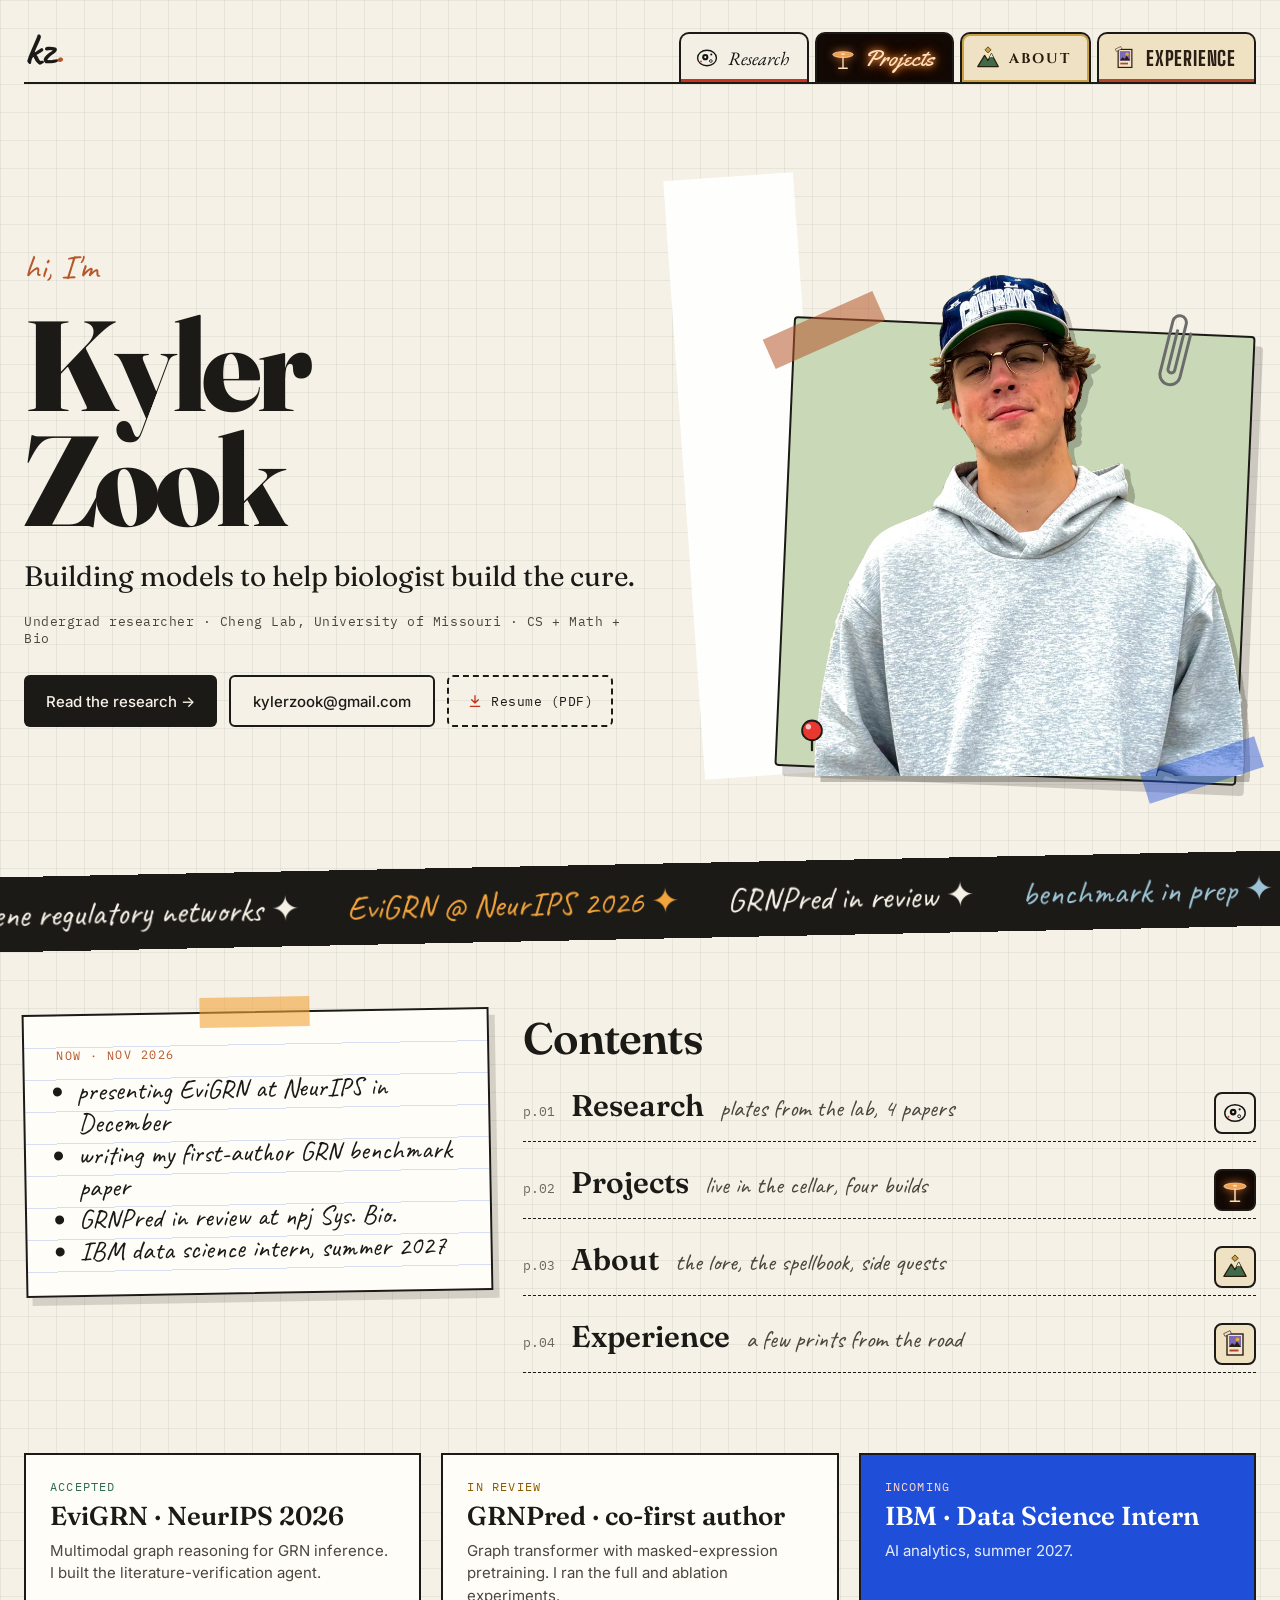
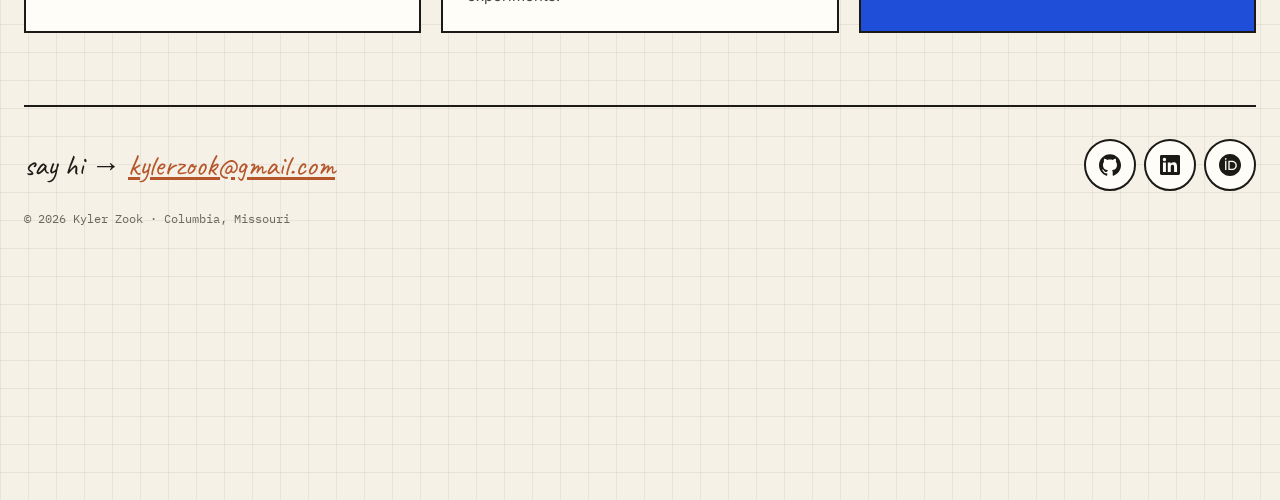
<file: index.html>
<!doctype html>
<html lang="en">
<head>
<meta charset="utf-8">
<meta name="viewport" content="width=device-width, initial-scale=1">
<title>Kyler Zook | Machine Learning &amp; Computational Biology</title>
<meta name="description" content="Kyler Zook: machine learning for gene regulatory network inference: models that learn how genes regulate one another, and how to tell when they are right.">
<meta name="author" content="Kyler Zook">
<link rel="canonical" href="https://www.kylerzook.com/">
<meta property="og:type" content="website">
<meta property="og:site_name" content="Kyler Zook">
<meta property="og:title" content="Kyler Zook | Machine Learning &amp; Computational Biology">
<meta property="og:description" content="Kyler Zook: machine learning for gene regulatory network inference: models that learn how genes regulate one another, and how to tell when they are right.">
<meta property="og:url" content="https://www.kylerzook.com/">
<meta property="og:image" content="https://www.kylerzook.com/og-image.png?v=14fc2f7a">
<meta property="og:image:width" content="1200">
<meta property="og:image:height" content="630">
<meta name="twitter:card" content="summary_large_image">
<link rel="icon" href="favicon.svg?v=165abeb1" type="image/svg+xml">
<link rel="apple-touch-icon" href="apple-touch-icon.png?v=525a7639">
<link rel="preconnect" href="https://fonts.googleapis.com">
<link rel="preconnect" href="https://fonts.gstatic.com" crossorigin>
<link rel="stylesheet" href="https://fonts.googleapis.com/css2?family=Fraunces:opsz,wght@9..144,400;9..144,600;9..144,800&amp;family=Caveat:wght@500;700&amp;family=IBM+Plex+Mono:wght@400;500&amp;family=Inter:wght@400;500&amp;family=Cinzel:wght@700&amp;family=Yellowtail&amp;family=EB+Garamond:ital@1&amp;family=Young+Serif&amp;family=Big+Shoulders+Display:wght@800&amp;display=swap">
<style>
body{margin:0;background:#f6f1e6}
a{color:#1f3a2e}a:hover{color:#b5562b}
@keyframes rise{from{opacity:0;transform:translateY(40px)}to{opacity:1;transform:none}}
@keyframes drop{0%{opacity:0;transform:translateY(-70px) rotate(-12deg)}60%{opacity:1;transform:translateY(8px) rotate(3deg)}100%{opacity:1;transform:none}}
@keyframes marq{to{transform:translateX(-50%)}}
@keyframes bob{0%,100%{transform:translateY(0)}50%{transform:translateY(-6px)}}
@keyframes wiggle{0%,100%{transform:rotate(14deg)}25%{transform:rotate(4deg)}75%{transform:rotate(22deg)}}
.load{animation:rise .9s cubic-bezier(.2,.7,.2,1) both}
.letter{display:inline-block;animation:drop .8s cubic-bezier(.2,.8,.2,1) both}
.marquee{display:flex;width:max-content;animation:marq 32s linear infinite}
.marquee-wrap:hover .marquee{animation-play-state:paused}
.pin{animation:bob 2.6s ease-in-out infinite}
.clip:hover{animation:wiggle .5s ease-in-out 2}
.row{transition:transform .35s cubic-bezier(.2,.7,.2,1),color .2s}
.row:hover{transform:translateX(14px);color:#b5562b}
.row .sw{transition:transform .35s cubic-bezier(.2,.7,.2,1)}
.row:hover .sw{transform:rotate(-8deg) scale(1.2)}
.row .ul{display:block;height:2px;background:#b5562b;transform:scaleX(0);transform-origin:left;transition:transform .45s cubic-bezier(.2,.7,.2,1)}
.row:hover .ul{transform:scaleX(1)}
.lift{transition:transform .35s cubic-bezier(.2,.7,.2,1),box-shadow .35s}
.lift:hover{transform:translateY(-10px) rotate(-1.2deg);box-shadow:10px 14px 0 rgba(28,26,23,.22)}
.btn{transition:transform .25s cubic-bezier(.2,.7,.2,1)}
.btn:hover{transform:translateY(-3px) scale(1.03)}
.tab svg{transition:transform .35s cubic-bezier(.2,.7,.2,1)}
.tab:hover svg{transform:rotate(-12deg) scale(1.18)}
.row:hover .sw svg{transform:none}
@supports (animation-timeline: view()){.reveal{animation:rise linear both;animation-timeline:view();animation-range:entry 0% cover 30%}}
@media (prefers-reduced-motion:reduce){*,*::before,*::after{animation:none!important;transition:none!important}}
</style>
</head>
<body>
<div style="min-height: 2100px; background-color: #f6f1e6; background-image: linear-gradient(rgba(31,58,46,.07) 1px, transparent 1px), linear-gradient(90deg, rgba(31,58,46,.07) 1px, transparent 1px); background-size: 28px 28px; color: #1c1a17; font-family: Inter, system-ui, sans-serif; overflow: hidden">
  <div style="max-width: 1240px; margin: 0 auto; padding: 0 24px; position: relative">
    <header class="load" style="display: flex; flex-wrap: wrap; align-items: flex-end; justify-content: space-between; gap: 16px; padding-top: 28px; border-bottom: 2px solid #1c1a17">
      <a href="./" style="font-family: Caveat, cursive; font-size: 44px; font-weight: 700; line-height: 1; text-decoration: none; color: #1c1a17; padding-bottom: 10px">kz<span style="color: #b5562b">.</span></a>
      <nav aria-label="Main" style="display: flex; flex-wrap: wrap; gap: 6px">
        <a class="btn tab" href="research.html" style="display: inline-flex; align-items: center; gap: 9px; min-height: 48px; padding: 0 18px 0 14px; border: 2px solid #1c1a17; border-bottom: 0; border-radius: 10px 10px 0 0; text-decoration: none; background: #f3efe4; color: #141414; font-family: 'EB Garamond', Georgia, serif; font-style: italic; font-size: 19px; box-shadow: inset 0 -3px 0 #c8321e"><svg aria-hidden="true" viewBox="0 0 28 28" style="width: 24px; height: 24px; flex: none"><ellipse cx="14" cy="14" rx="11" ry="9" fill="none" stroke="#141414" stroke-width="1.6"></ellipse><circle cx="12" cy="13" r="3.6" fill="#141414"></circle><circle cx="12" cy="13" r="1.2" fill="#f3efe4"></circle><circle cx="19" cy="10" r="1.2" fill="#141414"></circle><circle cx="18.5" cy="17.5" r="1.6" fill="none" stroke="#141414" stroke-width="1"></circle><circle cx="7" cy="18" r="1" fill="#c8321e"></circle></svg><span>Research</span></a>
        <a class="btn tab" href="projects.html" style="display: inline-flex; align-items: center; gap: 9px; min-height: 48px; padding: 0 18px 0 14px; border: 2px solid #1c1a17; border-bottom: 0; border-radius: 10px 10px 0 0; text-decoration: none; background: #120804; color: #ffe0b8; font-family: Yellowtail, cursive; font-size: 23px; text-shadow: 0 0 6px #ff9a4a, 0 0 14px #ff6a1a"><svg aria-hidden="true" viewBox="0 0 28 28" style="width: 24px; height: 24px; flex: none; filter: drop-shadow(0 0 4px rgba(255,140,60,.8))"><ellipse cx="14" cy="10" rx="12" ry="3.4" fill="#f0a050" stroke="#ffe0b8" stroke-width=".8"></ellipse><ellipse cx="14" cy="9.4" rx="2.4" ry="1" fill="#ffe0b8"></ellipse><path d="M14 13 V26 M9 26 H19" stroke="#ffe0b8" stroke-width="1.6" stroke-linecap="round"></path></svg><span>Projects</span></a>
        <a class="btn tab" href="about.html" style="display: inline-flex; align-items: center; gap: 9px; min-height: 48px; padding: 0 18px 0 14px; border: 2px solid #1c1a17; border-bottom: 0; border-radius: 10px 10px 0 0; text-decoration: none; background: #efe2c4; color: #2b1d0e; font-family: Cinzel, serif; font-weight: 700; font-size: 14px; letter-spacing: .14em; box-shadow: inset 0 0 0 2px #c9a043"><svg aria-hidden="true" viewBox="0 0 28 28" style="width: 24px; height: 24px; flex: none"><path d="M2 24 L10 11 L14 17 L18 9 L26 24 Z" fill="#3f6b48" stroke="#2b1d0e" stroke-width="1.4" stroke-linejoin="round"></path><path d="M18 9 L15.6 13.6 L18 12.4 L20.2 13.4 Z" fill="#fff6dc"></path><rect x="11.5" y="2" width="5" height="5" transform="rotate(45 14 4.5)" fill="#c9a043" stroke="#5a3e12" stroke-width="1"></rect></svg><span>ABOUT</span></a>
        <a class="btn tab" href="experience.html" style="display: inline-flex; align-items: center; gap: 9px; min-height: 48px; padding: 0 18px 0 14px; border: 2px solid #1c1a17; border-bottom: 0; border-radius: 10px 10px 0 0; text-decoration: none; background: #efe2c3; color: #2b1e14; font-family: 'Big Shoulders Display', sans-serif; font-weight: 800; font-size: 20px; letter-spacing: .04em; text-transform: uppercase; box-shadow: inset 0 -3px 0 #b4442b"><svg aria-hidden="true" viewBox="0 0 28 28" style="width: 24px; height: 24px; flex: none"><rect x="6" y="4" width="16" height="21" fill="#f3e6c8" stroke="#2b1e14" stroke-width="1.4"></rect><rect x="8" y="6" width="12" height="11" fill="#7a68b8"></rect><circle cx="16.5" cy="9.5" r="2" fill="#e3a73f"></circle><path d="M8 17 L11 13 L13.5 15 L16 11.5 L20 17 Z" fill="#2b1e14"></path><rect x="8.5" y="19.5" width="9" height="2" fill="#b4442b"></rect><rect x="3" y="2" width="7" height="3" transform="rotate(-25 6.5 3.5)" fill="rgba(240,232,210,.9)" stroke="#2b1e14" stroke-width=".6"></rect></svg><span>Experience</span></a>
      </nav>
    </header>
    <section style="display: flex; flex-wrap: wrap; gap: 48px; align-items: center; padding: 72px 0 40px">
      <div style="flex: 1 1 520px; min-width: 0; display: flex; flex-direction: column; gap: 20px">
        <p class="load" style="margin: 0; font-family: Caveat, cursive; font-size: 34px; color: #b5562b; animation-delay: .1s">hi, I&#39;m</p>
        <h1 aria-label="Kyler Zook" style="margin: 0; font-family: Fraunces, Georgia, serif; font-weight: 800; font-size: clamp(64px, 10vw, 148px); line-height: .9; letter-spacing: -.04em">
          <span aria-hidden="true"><span class="letter" style="animation-delay: .20s">K</span><span class="letter" style="animation-delay: .26s">y</span><span class="letter" style="animation-delay: .32s">l</span><span class="letter" style="animation-delay: .38s">e</span><span class="letter" style="animation-delay: .44s">r</span></span><br>
          <span aria-hidden="true"><span class="letter" style="animation-delay: .56s">Z</span><span class="letter" style="animation-delay: .62s">o</span><span class="letter" style="animation-delay: .68s">o</span><span class="letter" style="animation-delay: .74s">k</span></span>
        </h1>
        <p class="load" style="margin: 0; max-width: 34ch; font-family: Fraunces, Georgia, serif; font-size: clamp(22px, 2.2vw, 30px); line-height: 1.25; animation-delay: .9s">Building models to help biologist build the cure.</p>
        <p class="load" style="margin: 0; font-family: 'IBM Plex Mono', monospace; font-size: 13px; letter-spacing: .04em; color: #4a463f; animation-delay: 1s">Undergrad researcher · Cheng Lab, University of Missouri · CS + Math + Bio</p>
        <div class="load" style="display: flex; flex-wrap: wrap; gap: 12px; margin-top: 8px; animation-delay: 1.1s">
          <a class="btn" href="research.html" style="display: inline-flex; align-items: center; min-height: 48px; padding: 0 22px; background: #1c1a17; color: #f6f1e6; border-radius: 6px; text-decoration: none; font-size: 15px; font-weight: 500">Read the research →</a>
          <a class="btn" href="mailto:kylerzook@gmail.com" style="display: inline-flex; align-items: center; min-height: 48px; padding: 0 22px; border: 2px solid #1c1a17; color: #1c1a17; border-radius: 6px; text-decoration: none; font-size: 15px; font-weight: 500; background: #f6f1e6">kylerzook@gmail.com</a>
          <a class="btn" href="assets/Kyler_Zook_Resume.pdf" download="Kyler_Zook_Resume.pdf" style="display: inline-flex; align-items: center; gap: 8px; min-height: 48px; padding: 0 18px; border: 2px dashed #1c1a17; color: #1c1a17; border-radius: 6px; text-decoration: none; font-family: 'IBM Plex Mono', monospace; font-size: 13px; letter-spacing: .04em; background: transparent"><svg aria-hidden="true" viewBox="0 0 24 24" style="width: 16px; height: 16px; flex: none"><path d="M12 4v11m0 0-5-5m5 5 5-5M5 20h14" fill="none" stroke="#c8321e" stroke-width="2" stroke-linecap="round" stroke-linejoin="round"></path></svg>Resume (PDF)</a>
        </div>
      </div>
      <div class="load" style="flex: 1 1 460px; min-width: 0; position: relative; height: 660px; animation-delay: .4s">
        <img src="assets/img/helix.jpg?v=dc831158" alt="" style="position: absolute; left: -10px; top: 20px; height: 600px; width: 130px; object-fit: cover; object-position: left; mix-blend-mode: multiply; opacity: .9; transition: transform .25s ease-out; transform: translate(calc(var(--mx, 0) * -10px), calc(var(--my, 0) * -10px)) rotate(-4deg)">
        <div style="position: absolute; left: 90px; right: 10px; top: 170px; bottom: 40px; background: #c9d8b6; border: 2px solid #1c1a17; border-radius: 4px; box-shadow: 8px 10px 0 rgba(28,26,23,.18); transition: transform .25s ease-out; transform: translate(calc(var(--mx, 0) * 8px), calc(var(--my, 0) * 8px)) rotate(2.5deg)"></div>
        <div style="position: absolute; left: 70px; top: 158px; width: 120px; height: 32px; background: rgba(181,86,43,.55); transition: transform .25s ease-out; transform: translate(calc(var(--mx, 0) * 8px), calc(var(--my, 0) * 8px)) rotate(-24deg)"></div>
        <img src="assets/img/kyler-portrait.webp?v=4ff04510" alt="Kyler in a grey hoodie and a vintage Cowboys cap" style="position: absolute; left: 120px; bottom: 40px; width: 430px; max-width: 80%; filter: drop-shadow(6px 6px 0 rgba(28,26,23,.25)); transition: transform .25s ease-out; transform: translate(calc(var(--mx, 0) * 22px), calc(var(--my, 0) * 22px)) rotate(0deg)">
        <div style="position: absolute; right: -6px; bottom: 30px; width: 120px; height: 32px; background: rgba(31,79,216,.45); transition: transform .25s ease-out; transform: translate(calc(var(--mx, 0) * 14px), calc(var(--my, 0) * 14px)) rotate(-18deg)"></div>
        <div style="position: absolute; right: 60px; top: 150px; transition: transform .25s ease-out; transform: translate(calc(var(--mx, 0) * 28px), calc(var(--my, 0) * 28px)) rotate(0deg)">
          <svg class="clip" aria-hidden="true" viewBox="0 0 40 110" style="width: 34px; height: 94px; transform: rotate(14deg)"><path d="M28 30 V82 a12 12 0 0 1 -24 0 V20 a8 8 0 0 1 16 0 V76 a4 4 0 0 1 -8 0 V30" fill="none" stroke="#6b6b6b" stroke-width="3.5" stroke-linecap="round"></path></svg>
        </div>
        <div style="position: absolute; left: 100px; bottom: 60px; transition: transform .25s ease-out; transform: translate(calc(var(--mx, 0) * 18px), calc(var(--my, 0) * 18px)) rotate(0deg)">
          <svg class="pin" aria-hidden="true" viewBox="0 0 40 40" style="width: 36px; height: 36px"><circle cx="20" cy="16" r="11" fill="#e8382f" stroke="#1c1a17" stroke-width="2"></circle><circle cx="16" cy="12" r="3" fill="#ffffff" opacity=".7"></circle><path d="M20 27 L20 38" stroke="#1c1a17" stroke-width="2.5" stroke-linecap="round"></path></svg>
        </div>
      </div>
    </section>
  </div>
  <div class="marquee-wrap" aria-hidden="true" style="border-top: 2px solid #1c1a17; border-bottom: 2px solid #1c1a17; background: #1c1a17; color: #f6f1e6; padding: 14px 0; overflow: hidden; transform: rotate(-1.2deg); margin: 8px -20px 48px">
    <div class="marquee" style="gap: 48px; font-family: Caveat, cursive; font-size: 34px; white-space: nowrap">
      <span>gene regulatory networks ✦</span><span style="color: #f2a33a">EviGRN @ NeurIPS 2026 ✦</span><span>GRNPred in review ✦</span><span style="color: #9cc3d5">benchmark in prep ✦</span><span>IBM · summer 2027 ✦</span><span style="color: #c9d8b6">Mizzou Space payload ✦</span>
      <span>gene regulatory networks ✦</span><span style="color: #f2a33a">EviGRN @ NeurIPS 2026 ✦</span><span>GRNPred in review ✦</span><span style="color: #9cc3d5">benchmark in prep ✦</span><span>IBM · summer 2027 ✦</span><span style="color: #c9d8b6">Mizzou Space payload ✦</span>
    </div>
  </div>
  <div style="max-width: 1240px; margin: 0 auto; padding: 0 24px; position: relative">
    <section style="display: flex; flex-wrap: wrap; gap: 32px; align-items: flex-start; padding: 24px 0 56px">
      <div class="reveal" style="flex: 1 1 380px; min-width: 0">
        <div class="lift" style="position: relative; background: #fffdf7; border: 2px solid #1c1a17; padding: 32px 32px 28px; transform: rotate(-1deg); box-shadow: 6px 8px 0 rgba(28,26,23,.15); background-image: repeating-linear-gradient(transparent, transparent 31px, rgba(31,79,216,.18) 31px, rgba(31,79,216,.18) 32px)">
          <div style="position: absolute; left: 50%; top: -16px; width: 110px; height: 30px; margin-left: -55px; background: rgba(242,163,58,.6)"></div>
          <p style="margin: 0 0 12px; font-family: 'IBM Plex Mono', monospace; font-size: 12px; letter-spacing: .12em; color: #b5562b">NOW · NOV 2026</p>
          <ul style="margin: 0; padding-left: 20px; font-family: Caveat, cursive; font-size: 27px; line-height: 32px">
            <li>presenting EviGRN at NeurIPS in December</li>
            <li>writing my first-author GRN benchmark paper</li>
            <li>GRNPred in review at npj Sys. Bio.</li>
            <li>IBM data science intern, summer 2027</li>
          </ul>
        </div>
      </div>
      <div class="reveal" style="flex: 2 1 560px; min-width: 0; display: flex; flex-direction: column; gap: 8px">
        <h2 style="margin: 0; font-family: Fraunces, Georgia, serif; font-size: 44px; font-weight: 600; letter-spacing: -.02em">Contents</h2>
        <a class="row" href="research.html" style="display: block; padding: 14px 0 0; text-decoration: none; color: #1c1a17; border-bottom: 1.5px dashed #1c1a17">
          <span style="display: flex; align-items: baseline; gap: 16px; min-height: 52px"><span style="font-family: 'IBM Plex Mono', monospace; font-size: 13px; color: #6b665d">p.01</span><span style="font-family: Fraunces, Georgia, serif; font-size: 30px; font-weight: 600">Research</span><span style="flex: 1; font-family: Caveat, cursive; font-size: 24px; color: #4a463f">plates from the lab, 4 papers</span><span class="sw" style="display: grid; place-items: center; width: 38px; height: 38px; flex: none; align-self: center; background: #f3efe4; border: 2px solid #1c1a17; border-radius: 8px"><svg aria-hidden="true" viewBox="0 0 28 28" style="width: 26px; height: 26px; flex: none"><ellipse cx="14" cy="14" rx="11" ry="9" fill="none" stroke="#141414" stroke-width="1.6"></ellipse><circle cx="12" cy="13" r="3.6" fill="#141414"></circle><circle cx="12" cy="13" r="1.2" fill="#f3efe4"></circle><circle cx="19" cy="10" r="1.2" fill="#141414"></circle><circle cx="18.5" cy="17.5" r="1.6" fill="none" stroke="#141414" stroke-width="1"></circle><circle cx="7" cy="18" r="1" fill="#c8321e"></circle></svg></span></span><span class="ul"></span>
        </a>
        <a class="row" href="projects.html" style="display: block; padding: 14px 0 0; text-decoration: none; color: #1c1a17; border-bottom: 1.5px dashed #1c1a17">
          <span style="display: flex; align-items: baseline; gap: 16px; min-height: 52px"><span style="font-family: 'IBM Plex Mono', monospace; font-size: 13px; color: #6b665d">p.02</span><span style="font-family: Fraunces, Georgia, serif; font-size: 30px; font-weight: 600">Projects</span><span style="flex: 1; font-family: Caveat, cursive; font-size: 24px; color: #4a463f">live in the cellar, four builds</span><span class="sw" style="display: grid; place-items: center; width: 38px; height: 38px; flex: none; align-self: center; background: #120804; border: 2px solid #1c1a17; border-radius: 8px"><svg aria-hidden="true" viewBox="0 0 28 28" style="width: 26px; height: 26px; flex: none; filter: drop-shadow(0 0 4px rgba(255,140,60,.8))"><ellipse cx="14" cy="10" rx="12" ry="3.4" fill="#f0a050" stroke="#ffe0b8" stroke-width=".8"></ellipse><ellipse cx="14" cy="9.4" rx="2.4" ry="1" fill="#ffe0b8"></ellipse><path d="M14 13 V26 M9 26 H19" stroke="#ffe0b8" stroke-width="1.6" stroke-linecap="round"></path></svg></span></span><span class="ul"></span>
        </a>
        <a class="row" href="about.html" style="display: block; padding: 14px 0 0; text-decoration: none; color: #1c1a17; border-bottom: 1.5px dashed #1c1a17">
          <span style="display: flex; align-items: baseline; gap: 16px; min-height: 52px"><span style="font-family: 'IBM Plex Mono', monospace; font-size: 13px; color: #6b665d">p.03</span><span style="font-family: Fraunces, Georgia, serif; font-size: 30px; font-weight: 600">About</span><span style="flex: 1; font-family: Caveat, cursive; font-size: 24px; color: #4a463f">the lore, the spellbook, side quests</span><span class="sw" style="display: grid; place-items: center; width: 38px; height: 38px; flex: none; align-self: center; background: #efe2c4; border: 2px solid #1c1a17; border-radius: 8px"><svg aria-hidden="true" viewBox="0 0 28 28" style="width: 26px; height: 26px; flex: none"><path d="M2 24 L10 11 L14 17 L18 9 L26 24 Z" fill="#3f6b48" stroke="#2b1d0e" stroke-width="1.4" stroke-linejoin="round"></path><path d="M18 9 L15.6 13.6 L18 12.4 L20.2 13.4 Z" fill="#fff6dc"></path><rect x="11.5" y="2" width="5" height="5" transform="rotate(45 14 4.5)" fill="#c9a043" stroke="#5a3e12" stroke-width="1"></rect></svg></span></span><span class="ul"></span>
        </a>
        <a class="row" href="experience.html" style="display: block; padding: 14px 0 0; text-decoration: none; color: #1c1a17; border-bottom: 1.5px dashed #1c1a17">
          <span style="display: flex; align-items: baseline; gap: 16px; min-height: 52px"><span style="font-family: 'IBM Plex Mono', monospace; font-size: 13px; color: #6b665d">p.04</span><span style="font-family: Fraunces, Georgia, serif; font-size: 30px; font-weight: 600">Experience</span><span style="flex: 1; font-family: Caveat, cursive; font-size: 24px; color: #4a463f">a few prints from the road</span><span class="sw" style="display: grid; place-items: center; width: 38px; height: 38px; flex: none; align-self: center; background: #efe2c3; border: 2px solid #1c1a17; border-radius: 8px"><svg aria-hidden="true" viewBox="0 0 28 28" style="width: 28px; height: 28px; flex: none"><rect x="6" y="4" width="16" height="21" fill="#f3e6c8" stroke="#2b1e14" stroke-width="1.4"></rect><rect x="8" y="6" width="12" height="11" fill="#7a68b8"></rect><circle cx="16.5" cy="9.5" r="2" fill="#e3a73f"></circle><path d="M8 17 L11 13 L13.5 15 L16 11.5 L20 17 Z" fill="#2b1e14"></path><rect x="8.5" y="19.5" width="9" height="2" fill="#b4442b"></rect><rect x="3" y="2" width="7" height="3" transform="rotate(-25 6.5 3.5)" fill="rgba(240,232,210,.9)" stroke="#2b1e14" stroke-width=".6"></rect></svg></span></span><span class="ul"></span>
        </a>
      </div>
    </section>
    <section style="display: flex; flex-wrap: wrap; gap: 20px; padding: 24px 0 72px">
      <div class="reveal" style="flex: 1 1 260px; min-width: 0">
        <div class="lift" style="height: 100%; box-sizing: border-box; border: 2px solid #1c1a17; background: #fffdf7; padding: 24px; display: flex; flex-direction: column; gap: 8px">
          <span style="font-family: 'IBM Plex Mono', monospace; font-size: 12px; letter-spacing: .1em; color: #2f6b4f">ACCEPTED</span>
          <span style="font-family: Fraunces, Georgia, serif; font-size: 26px; font-weight: 600; line-height: 1.15">EviGRN · NeurIPS 2026</span>
          <span style="font-size: 15px; line-height: 1.5; color: #4a463f">Multimodal graph reasoning for GRN inference. I built the literature-verification agent.</span>
        </div>
      </div>
      <div class="reveal" style="flex: 1 1 260px; min-width: 0">
        <div class="lift" style="height: 100%; box-sizing: border-box; border: 2px solid #1c1a17; background: #fffdf7; padding: 24px; display: flex; flex-direction: column; gap: 8px">
          <span style="font-family: 'IBM Plex Mono', monospace; font-size: 12px; letter-spacing: .1em; color: #8a5a00">IN REVIEW</span>
          <span style="font-family: Fraunces, Georgia, serif; font-size: 26px; font-weight: 600; line-height: 1.15">GRNPred · co-first author</span>
          <span style="font-size: 15px; line-height: 1.5; color: #4a463f">Graph transformer with masked-expression pretraining. I ran the full and ablation experiments.</span>
        </div>
      </div>
      <div class="reveal" style="flex: 1 1 260px; min-width: 0">
        <div class="lift" style="height: 100%; box-sizing: border-box; border: 2px solid #1c1a17; background: #1f4fd8; color: #ffffff; padding: 24px; display: flex; flex-direction: column; gap: 8px">
          <span style="font-family: 'IBM Plex Mono', monospace; font-size: 12px; letter-spacing: .1em; color: #ffd9d6">INCOMING</span>
          <span style="font-family: Fraunces, Georgia, serif; font-size: 26px; font-weight: 600; line-height: 1.15">IBM · Data Science Intern</span>
          <span style="font-size: 15px; line-height: 1.5; color: #e6ecff">AI analytics, summer 2027.</span>
        </div>
      </div>
    </section>
    <footer style="display: flex; flex-wrap: wrap; align-items: center; justify-content: space-between; gap: 20px; padding: 32px 0 56px; border-top: 2px solid #1c1a17">
      <p style="margin: 0; font-family: Caveat, cursive; font-size: 30px">say hi → <a href="mailto:kylerzook@gmail.com" style="color: #b5562b">kylerzook@gmail.com</a></p>
      <div style="display: flex; gap: 8px">
        <a class="btn" href="https://github.com/kylerzook" aria-label="GitHub" style="display: grid; place-items: center; width: 48px; height: 48px; border: 2px solid #1c1a17; border-radius: 999px; background: #fffdf7"><svg aria-hidden="true" viewBox="0 0 24 24" style="width: 22px; height: 22px"><path fill="#1c1a17" d="M12 .297c-6.63 0-12 5.373-12 12 0 5.303 3.438 9.8 8.205 11.385.6.113.82-.258.82-.577 0-.285-.01-1.04-.015-2.04-3.338.724-4.042-1.61-4.042-1.61C4.422 18.07 3.633 17.7 3.633 17.7c-1.087-.744.084-.729.084-.729 1.205.084 1.838 1.236 1.838 1.236 1.07 1.835 2.809 1.305 3.495.998.108-.776.417-1.305.76-1.605-2.665-.3-5.466-1.332-5.466-5.93 0-1.31.465-2.38 1.235-3.22-.135-.303-.54-1.523.105-3.176 0 0 1.005-.322 3.3 1.23.96-.267 1.98-.399 3-.405 1.02.006 2.04.138 3 .405 2.28-1.552 3.285-1.23 3.285-1.23.645 1.653.24 2.873.12 3.176.765.84 1.23 1.91 1.23 3.22 0 4.61-2.805 5.625-5.475 5.92.42.36.81 1.096.81 2.22 0 1.606-.015 2.896-.015 3.286 0 .315.21.69.825.57C20.565 22.092 24 17.592 24 12.297c0-6.627-5.373-12-12-12"></path></svg></a>
        <a class="btn" href="https://www.linkedin.com/in/kylerzook" aria-label="LinkedIn" style="display: grid; place-items: center; width: 48px; height: 48px; border: 2px solid #1c1a17; border-radius: 999px; background: #fffdf7"><svg aria-hidden="true" viewBox="0 0 24 24" style="width: 20px; height: 20px"><path fill="#1c1a17" d="M20.45 20.45h-3.55v-5.57c0-1.33-.03-3.04-1.85-3.04-1.85 0-2.14 1.45-2.14 2.94v5.67H9.35V9h3.41v1.56h.05c.48-.9 1.64-1.85 3.37-1.85 3.6 0 4.27 2.37 4.27 5.46v6.28zM5.34 7.43a2.06 2.06 0 1 1 0-4.12 2.06 2.06 0 0 1 0 4.12zM7.12 20.45H3.56V9h3.56v11.45zM22.22 0H1.77C.79 0 0 .77 0 1.72v20.55C0 23.23.79 24 1.77 24h20.45c.98 0 1.78-.77 1.78-1.73V1.72C24 .77 23.2 0 22.22 0z"></path></svg></a>
        <a class="btn" href="https://orcid.org/0009-0006-4837-5372" aria-label="ORCID" style="display: grid; place-items: center; width: 48px; height: 48px; border: 2px solid #1c1a17; border-radius: 999px; background: #fffdf7"><svg aria-hidden="true" viewBox="0 0 24 24" style="width: 22px; height: 22px"><path fill="#1c1a17" d="M12 0C5.372 0 0 5.372 0 12s5.372 12 12 12 12-5.372 12-12S18.628 0 12 0zM7.369 4.378c.525 0 .947.431.947.947s-.422.947-.947.947a.95.95 0 0 1-.947-.947c0-.525.422-.947.947-.947zm-.722 3.038h1.444v10.041H6.647V7.416zm3.562 0h3.9c3.712 0 5.344 2.653 5.344 5.025 0 2.578-2.016 5.025-5.325 5.025h-3.919V7.416zm1.444 1.303v7.444h2.297c3.272 0 4.022-2.484 4.022-3.722 0-2.016-1.284-3.722-4.097-3.722h-2.222z"></path></svg></a>
      </div>
      <p style="margin: 0; width: 100%; font-family: 'IBM Plex Mono', monospace; font-size: 12px; color: #6b665d">© 2026 Kyler Zook · Columbia, Missouri</p>
    </footer>
  </div>
</div>
<script src="assets/site.js?v=75f540e2" defer></script>
</body>
</html>
</file>
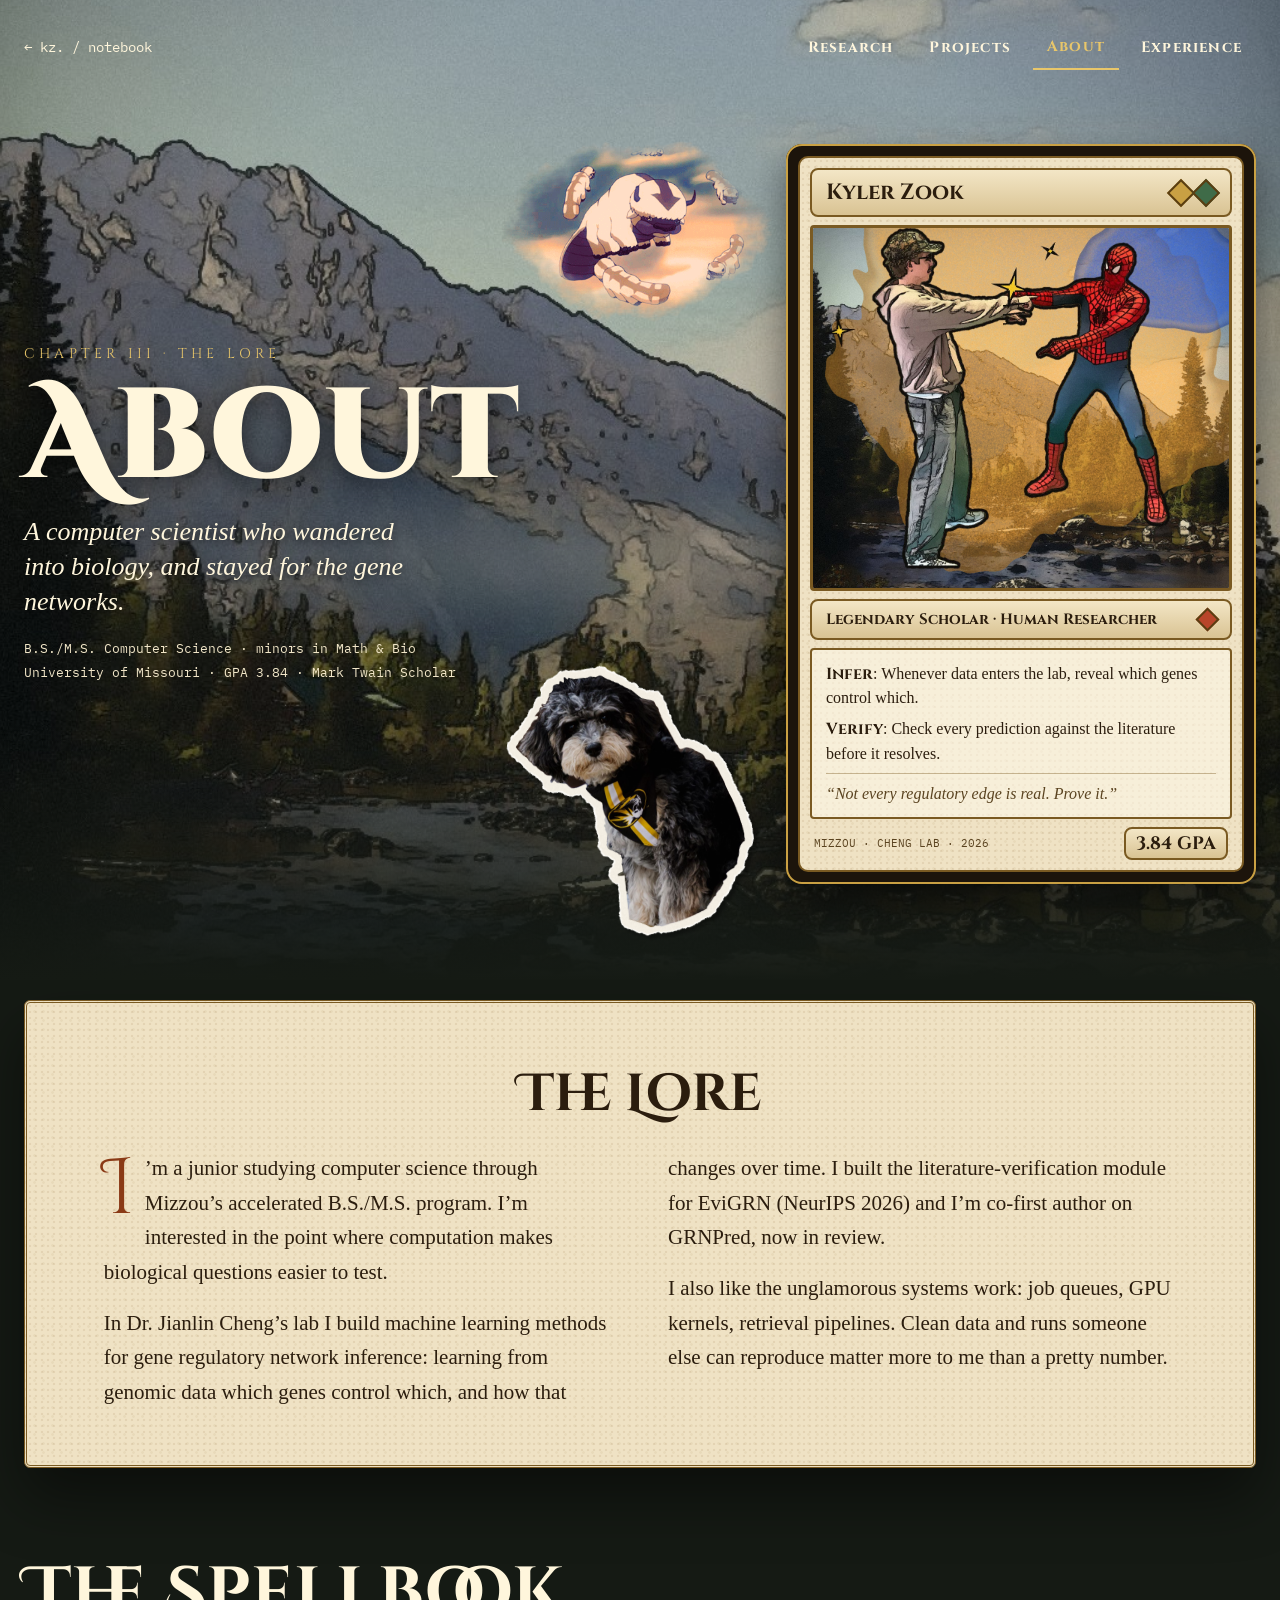
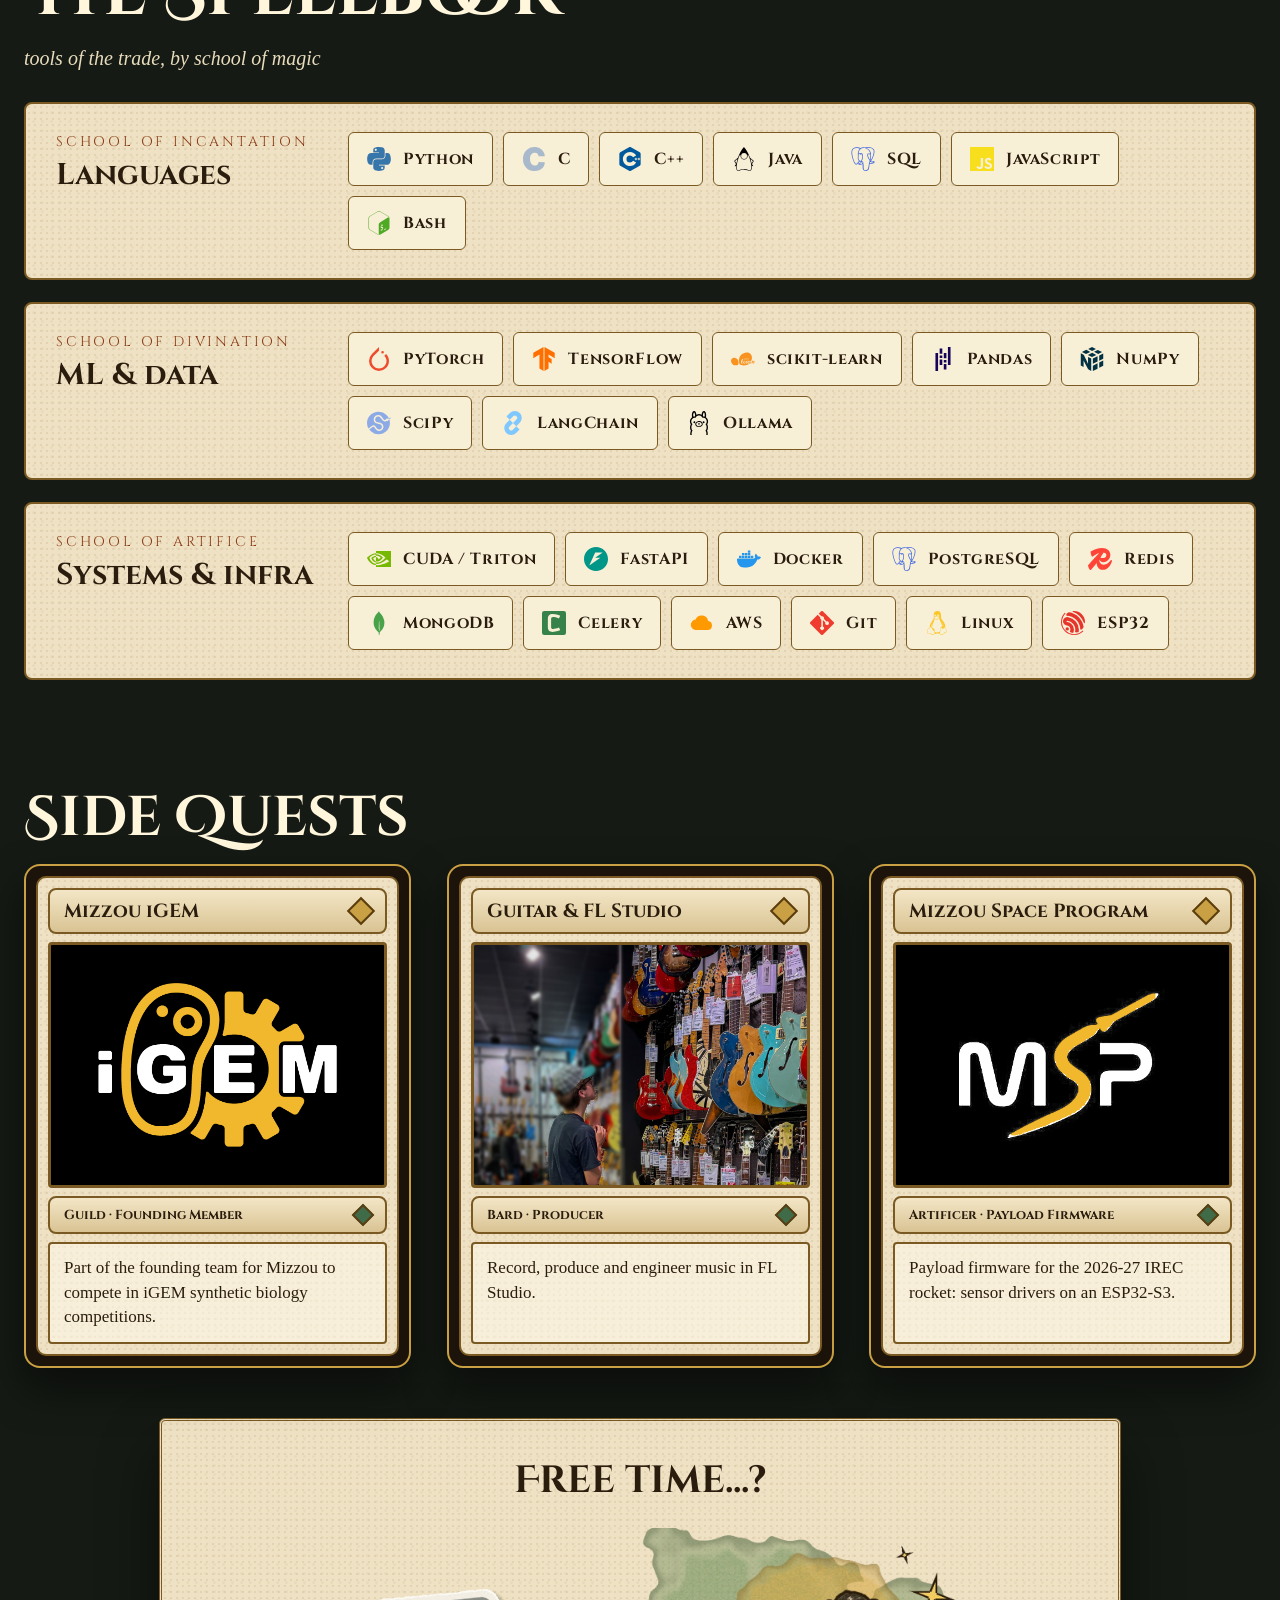
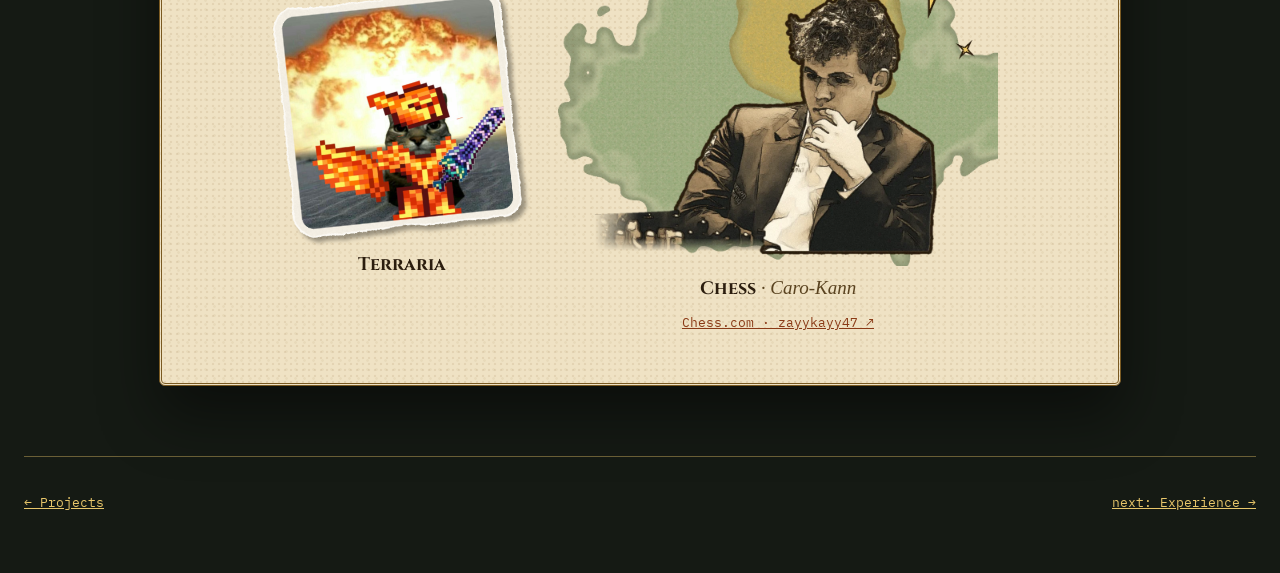
<file: about.html>
<!doctype html>
<html lang="en">
<head>
<meta charset="utf-8">
<meta name="viewport" content="width=device-width, initial-scale=1">
<title>About | Kyler Zook</title>
<meta name="description" content="About Kyler Zook: CS at the University of Missouri, ML research in the Cheng Lab, skills, and side quests.">
<meta name="author" content="Kyler Zook">
<link rel="canonical" href="https://www.kylerzook.com/about.html">
<meta property="og:type" content="website">
<meta property="og:site_name" content="Kyler Zook">
<meta property="og:title" content="About | Kyler Zook">
<meta property="og:description" content="About Kyler Zook: CS at the University of Missouri, ML research in the Cheng Lab, skills, and side quests.">
<meta property="og:url" content="https://www.kylerzook.com/about.html">
<meta property="og:image" content="https://www.kylerzook.com/og-image.png?v=14fc2f7a">
<meta property="og:image:width" content="1200">
<meta property="og:image:height" content="630">
<meta name="twitter:card" content="summary_large_image">
<link rel="icon" href="favicon.svg?v=165abeb1" type="image/svg+xml">
<link rel="apple-touch-icon" href="apple-touch-icon.png?v=525a7639">
<link rel="preconnect" href="https://fonts.googleapis.com">
<link rel="preconnect" href="https://fonts.gstatic.com" crossorigin>
<link rel="stylesheet" href="https://fonts.googleapis.com/css2?family=Cinzel+Decorative:wght@700;900&amp;family=Cinzel:wght@500;700&amp;family=IM+Fell+English:ital@0;1&amp;family=IBM+Plex+Mono:wght@400;500&amp;display=swap">
<style>
body{margin:0;background:#151a14}
a{color:#e8c66a}a:hover{color:#fff1c4}
.hero-bg{position:absolute;inset:-30px;width:calc(100% + 60px);height:calc(100% + 60px);object-fit:cover;object-position:center 42%}
.parch{background-color:#efe2c4;background-image:radial-gradient(rgba(120,80,30,.10) 1px,transparent 1.6px),radial-gradient(rgba(120,80,30,.06) 1px,transparent 1.6px);background-size:6px 6px,9px 9px;background-position:0 0,3px 4px}
.tcg{position:relative;border-radius:16px;padding:12px;background:#1c140b;box-shadow:0 0 0 2px #c9a043 inset,0 20px 40px rgba(0,0,0,.5);transition:transform .5s cubic-bezier(.2,.7,.2,1),box-shadow .5s;transform:perspective(1000px)}
.tcg:hover{transform:perspective(1000px) rotateY(-8deg) rotateX(4deg) translateY(-10px);box-shadow:0 0 0 2px #e8c66a inset,0 34px 60px rgba(0,0,0,.6)}
.tcg .foil{position:absolute;inset:0;border-radius:16px;pointer-events:none;background:linear-gradient(115deg,transparent 30%,rgba(255,240,190,.28) 45%,rgba(160,220,255,.18) 52%,transparent 66%);background-size:250% 250%;background-position:120% 0;opacity:0;transition:opacity .4s}
.tcg:hover .foil{opacity:1;animation:sheen 1.4s ease-out}
.bar{display:flex;align-items:center;justify-content:space-between;gap:10px;padding:8px 14px;border-radius:8px;background:linear-gradient(#f3e6c6,#d9c393);border:2px solid #7a5a22;color:#2b1d0e;font-family:Cinzel,serif;font-weight:700}
.gem{width:16px;height:16px;transform:rotate(45deg);background:#c9a043;border:2px solid #5a3e12;flex:none}
@keyframes sheen{from{background-position:120% 0}to{background-position:-40% 0}}
@keyframes rise{from{opacity:0;transform:translateY(40px)}to{opacity:1;transform:none}}
@keyframes mist{0%{transform:translateX(-8%)}50%{transform:translateX(8%)}100%{transform:translateX(-8%)}}
@keyframes glint{0%,100%{opacity:.5}50%{opacity:1}}
.load{animation:rise 1s cubic-bezier(.2,.7,.2,1) both}
.mist{animation:mist 24s ease-in-out infinite}
.glint{animation:glint 3s ease-in-out infinite}
.rune{transition:transform .25s cubic-bezier(.2,.7,.2,1),box-shadow .25s,background .25s}
.rune:hover{transform:translateY(-4px) rotate(-1deg);background:#fff6dc;box-shadow:0 6px 16px rgba(122,90,34,.35)}
.token{transition:transform .4s cubic-bezier(.2,.7,.2,1)}
.chess-link{transition:transform .45s cubic-bezier(.2,.7,.2,1),filter .45s}
.chess-link:hover{transform:translateY(-8px) rotate(-1deg);filter:drop-shadow(0 18px 22px rgba(43,29,14,.35))}
.sticker{transform:rotate(-6deg);transition:transform .35s cubic-bezier(.2,.7,.2,1)}
.sticker:hover{transform:rotate(-1deg) scale(1.05) translateY(-6px)}
.appa-wash{-webkit-mask-image:url(assets/img/brush-mask.png);mask-image:url(assets/img/brush-mask.png);-webkit-mask-size:100% 100%;mask-size:100% 100%}
.btn{transition:transform .25s cubic-bezier(.2,.7,.2,1)}
.btn:hover{transform:translateY(-3px)}
@supports (animation-timeline: view()){.reveal{animation:rise linear both;animation-timeline:view();animation-range:entry 0% cover 30%}}
@media (prefers-reduced-motion:reduce){*,*::before,*::after{animation:none!important;transition:none!important}}
</style>
</head>
<body>
<div style="min-height: 3300px; background: #151a14; color: #2b1d0e; font-family: 'IM Fell English', Georgia, serif; overflow: hidden">
  <section style="position: relative; min-height: 980px; overflow: hidden; color: #fff6dc">
    <img class="hero-bg" src="assets/img/mountains.jpg?v=953f0fe6" alt="" aria-hidden="true" style="transition: transform .6s ease-out; transform: translate(calc(var(--mx, 0) * -14px), calc(var(--my, 0) * -7px)) scale(1.03)">
    <div aria-hidden="true" class="mist" style="position: absolute; left: -10%; right: -10%; top: 46%; height: 220px; background: radial-gradient(ellipse 50% 50% at 50% 50%, rgba(255,246,220,.28), rgba(255,246,220,0) 70%); filter: blur(10px)"></div>
    <div aria-hidden="true" style="position: absolute; inset: 0; background: rgba(12,16,12,.28)"></div>
    <div aria-hidden="true" style="position: absolute; left: 0; right: 0; bottom: 0; height: 260px; background: linear-gradient(rgba(21,26,20,0), #151a14)"></div>
    <div style="position: relative; z-index: 2; max-width: 1260px; margin: 0 auto; padding: 0 24px">
      <header class="load" style="display: flex; flex-wrap: wrap; align-items: center; justify-content: space-between; gap: 16px; padding: 24px 0">
        <a href="./" style="font-family: 'IBM Plex Mono', monospace; font-size: 14px; text-decoration: none; min-height: 44px; display: inline-flex; align-items: center; color: #fff6dc">← kz. / notebook</a>
        <nav aria-label="Main" style="display: flex; flex-wrap: wrap; gap: 8px; font-family: Cinzel, serif; font-size: 15px; font-weight: 700; letter-spacing: .08em">
          <a class="btn" href="research.html" style="min-height: 44px; display: inline-flex; align-items: center; padding: 0 14px; text-decoration: none; color: #fff6dc">Research</a>
          <a class="btn" href="projects.html" style="min-height: 44px; display: inline-flex; align-items: center; padding: 0 14px; text-decoration: none; color: #fff6dc">Projects</a>
          <a class="btn" href="about.html" aria-current="page" style="min-height: 44px; display: inline-flex; align-items: center; padding: 0 14px; text-decoration: none; color: #e8c66a; border-bottom: 2px solid #e8c66a">About</a>
          <a class="btn" href="experience.html" style="min-height: 44px; display: inline-flex; align-items: center; padding: 0 14px; text-decoration: none; color: #fff6dc">Experience</a>
        </nav>
      </header>
      <div style="display: flex; flex-wrap: wrap; gap: 48px; align-items: center; padding: 50px 0 80px">
        <div style="flex: 1 1 440px; min-width: 0; display: flex; flex-direction: column; gap: 18px">
          <p class="load" style="margin: 0; font-family: Cinzel, serif; font-size: 14px; letter-spacing: .3em; color: #e8c66a; animation-delay: .1s">CHAPTER III · THE LORE</p>
          <h1 class="load" style="margin: 0; font-family: 'Cinzel Decorative', serif; font-weight: 900; font-size: clamp(76px, 10vw, 150px); line-height: .9; text-shadow: 0 4px 24px rgba(0,0,0,.55); animation-delay: .2s">About</h1>
          <p class="load" style="margin: 0; max-width: 32ch; font-size: 26px; line-height: 1.35; font-style: italic; text-shadow: 0 2px 10px rgba(0,0,0,.6); animation-delay: .4s">A computer scientist who wandered into biology, and stayed for the gene networks.</p>
          <p class="load" style="margin: 0; font-family: 'IBM Plex Mono', monospace; font-size: 13px; line-height: 1.8; color: #f1e6c8; animation-delay: .5s">B.S./M.S. Computer Science · minors in Math &amp; Bio<br>University of Missouri · GPA 3.84 · Mark Twain Scholar</p>
        </div>
        <div class="load" style="flex: 0 1 470px; min-width: 0; position: relative; animation-delay: .3s">
          <img class="appa-wash" src="assets/img/appa.gif?v=29429a27" alt="Animated clip of Appa the sky bison flying through clouds" style="position: absolute; right: calc(100% + 14px); top: -18px; width: 270px; aspect-ratio: 4 / 3; object-fit: cover; z-index: 2; transition: transform .5s ease-out; transform: translate(calc(var(--mx, 0) * 26px), calc(var(--my, 0) * 13px))">
          <article class="tcg" style="transition: transform .5s cubic-bezier(.2,.7,.2,1); ">
            <span class="foil" aria-hidden="true"></span>
            <div class="parch" style="border-radius: 10px; padding: 10px; display: flex; flex-direction: column; gap: 8px; border: 2px solid #7a5a22; color: #2b1d0e">
              <div class="bar"><span style="font-size: 22px">Kyler Zook</span><span style="display: flex; gap: 5px"><span class="gem glint"></span><span class="gem" style="background: #3f6b48"></span></span></div>
              <div style="height: 360px; border: 3px solid #7a5a22; border-radius: 4px; overflow: hidden; position: relative">
                <img src="assets/img/mountains.jpg?v=953f0fe6" alt="" aria-hidden="true" style="position: absolute; inset: 0; width: 100%; height: 100%; object-fit: cover; object-position: center 30%">
                <img src="assets/img/about-hero.webp?v=f4d5adb9" alt="Painted cut-out of Kyler pointing at Spider-Man, who points back" style="position: absolute; left: 50%; bottom: -14px; width: 108%; margin-left: -54%">
              </div>
              <div class="bar" style="font-size: 15px"><span>Legendary Scholar · Human Researcher</span><span class="gem" style="width: 13px; height: 13px; background: #b8452a"></span></div>
              <div style="border: 2px solid #7a5a22; border-radius: 4px; padding: 12px 14px; display: flex; flex-direction: column; gap: 8px; font-size: 16px; line-height: 1.45; background: rgba(255,250,235,.55)">
                <p style="margin: 0"><strong style="font-family: Cinzel, serif">Infer</strong>: Whenever data enters the lab, reveal which genes control which.</p>
                <p style="margin: 0"><strong style="font-family: Cinzel, serif">Verify</strong>: Check every prediction against the literature before it resolves.</p>
                <p style="margin: 0; font-style: italic; color: #5a4320; border-top: 1px solid rgba(122,90,34,.4); padding-top: 8px">&#8220;Not every regulatory edge is real. Prove it.&#8221;</p>
              </div>
              <div style="display: flex; justify-content: space-between; align-items: center; font-family: 'IBM Plex Mono', monospace; font-size: 11px; color: #5a4320; padding: 0 4px">
                <span>MIZZOU · CHENG LAB · 2026</span>
                <span style="font-family: Cinzel, serif; font-weight: 700; font-size: 18px; color: #2b1d0e; border: 2px solid #7a5a22; border-radius: 8px; padding: 2px 10px; background: linear-gradient(#f3e6c6,#d9c393)">3.84 GPA</span>
              </div>
            </div>
          </article>
          <img class="sticker" src="assets/img/dog-sticker.png?v=12a854ca" alt="Kyler's dog in a Mizzou bandana, cut out of torn paper" style="position: absolute; left: -58%; bottom: -60px; width: 52%; z-index: 3">
        </div>
      </div>
    </div>
  </section>
  <div style="max-width: 1260px; margin: 0 auto; padding: 0 24px">
    <section class="reveal parch" style="margin-top: 20px; padding: 56px clamp(24px, 6vw, 80px); border-radius: 6px; border: 3px double #7a5a22; box-shadow: 0 30px 60px rgba(0,0,0,.45)">
      <h2 style="margin: 0 0 22px; font-family: 'Cinzel Decorative', serif; font-weight: 700; font-size: 52px; text-align: center">The Lore</h2>
      <div style="column-count: 2; column-gap: 56px; font-size: 21px; line-height: 1.65">
        <p style="margin: 0 0 16px"><span style="float: left; font-family: 'Cinzel Decorative', serif; font-size: 78px; line-height: .8; padding: 8px 10px 0 0; color: #8a3a16">I</span>&#8217;m a junior studying computer science through Mizzou&#8217;s accelerated B.S./M.S. program. I&#8217;m interested in the point where computation makes biological questions easier to test.</p>
        <p style="margin: 0 0 16px">In Dr. Jianlin Cheng&#8217;s lab I build machine learning methods for gene regulatory network inference: learning from genomic data which genes control which, and how that changes over time. I built the literature-verification module for EviGRN (NeurIPS 2026) and I&#8217;m co-first author on GRNPred, now in review.</p>
        <p style="margin: 0">I also like the unglamorous systems work: job queues, GPU kernels, retrieval pipelines. Clean data and runs someone else can reproduce matter more to me than a pretty number.</p>
      </div>
    </section>
    <section class="reveal" style="padding: 80px 0 40px; color: #fff6dc">
      <h2 style="margin: 0 0 8px; font-family: 'Cinzel Decorative', serif; font-weight: 700; font-size: 68px">The Spellbook</h2>
      <p style="margin: 0 0 32px; font-style: italic; font-size: 20px; color: #e8dcbc">tools of the trade, by school of magic</p>
      <div style="display: flex; flex-direction: column; gap: 22px">
          <div class="parch" style="border-radius: 8px; border: 2px solid #7a5a22; padding: 28px 30px; display: flex; flex-wrap: wrap; gap: 18px 32px; align-items: flex-start; color: #2b1d0e">
            <div style="flex: 0 0 260px; display: flex; flex-direction: column; gap: 4px">
              <span style="font-family: Cinzel, serif; font-size: 14px; letter-spacing: .2em; color: #8a3a16">SCHOOL OF INCANTATION</span>
              <h3 style="margin: 0; font-family: Cinzel, serif; font-weight: 700; font-size: 30px">Languages</h3>
            </div>
            <ul style="flex: 1 1 560px; min-width: 0; margin: 0; padding: 0; list-style: none; display: flex; flex-wrap: wrap; gap: 10px">
                <li class="rune" style="display: inline-flex; align-items: center; gap: 12px; height: 52px; padding: 0 18px; background: #f8efd7; border: 1.5px solid #7a5a22; border-radius: 6px; font-family: Cinzel, serif; font-weight: 700; font-size: 16px; letter-spacing: .04em">
                  <svg aria-hidden="true" viewBox="0 0 24 24" style="width: 24px; height: 24px; flex: none"><path d="M11.858 0c-.978.005-1.913.088-2.736.234C6.7.662 6.26 1.558 6.26 3.21v2.182h5.725v.727H4.111c-1.664 0-3.121 1-3.577 2.903-.526 2.181-.549 3.542 0 5.82.407 1.694 1.379 2.902 3.043 2.902h1.969v-2.616c0-1.89 1.635-3.557 3.576-3.557h5.72c1.591 0 2.862-1.31 2.862-2.91v-5.45c0-1.553-1.309-2.718-2.863-2.977A18 18 0 0 0 11.858 0M8.762 1.755c.591 0 1.074.491 1.074 1.095 0 .601-.483 1.087-1.074 1.087A1.08 1.08 0 0 1 7.688 2.85c0-.604.48-1.095 1.074-1.095m9.656 4.364v2.543c0 1.971-1.671 3.63-3.577 3.63H9.122c-1.566 0-2.862 1.34-2.862 2.91v5.452c0 1.551 1.349 2.464 2.862 2.91 1.813.532 3.55.628 5.72 0 1.44-.418 2.862-1.258 2.862-2.91V18.47h-5.719v-.727h8.582c1.664 0 2.284-1.16 2.862-2.903.598-1.793.573-3.518 0-5.819-.41-1.656-1.196-2.903-2.862-2.903zm-3.216 13.807a1.08 1.08 0 0 1 1.074 1.088c0 .604-.48 1.094-1.074 1.094-.592 0-1.075-.49-1.075-1.094 0-.601.483-1.088 1.075-1.088" fill="#3776AB"></path></svg>
                  <span>Python</span>
                </li>
                <li class="rune" style="display: inline-flex; align-items: center; gap: 12px; height: 52px; padding: 0 18px; background: #f8efd7; border: 1.5px solid #7a5a22; border-radius: 6px; font-family: Cinzel, serif; font-weight: 700; font-size: 16px; letter-spacing: .04em">
                  <svg aria-hidden="true" viewBox="0 0 24 24" style="width: 24px; height: 24px; flex: none"><path d="M16.5921 9.1962s-.354-3.298-3.627-3.39c-3.2741-.09-4.9552 2.474-4.9552 6.14 0 3.6651 1.858 6.5972 5.0451 6.5972 3.184 0 3.5381-3.665 3.5381-3.665l6.1041.365s.36 3.31-2.196 5.836c-2.552 2.5241-5.6901 2.9371-7.8762 2.9201-2.19-.017-5.2261.034-8.1602-2.97-2.938-3.0101-3.436-5.9302-3.436-8.8002 0-2.8701.556-6.6702 4.047-9.5502C7.444.72 9.849 0 12.254 0c10.0422 0 10.7172 9.2602 10.7172 9.2602z" fill="#A8B9CC"></path></svg>
                  <span>C</span>
                </li>
                <li class="rune" style="display: inline-flex; align-items: center; gap: 12px; height: 52px; padding: 0 18px; background: #f8efd7; border: 1.5px solid #7a5a22; border-radius: 6px; font-family: Cinzel, serif; font-weight: 700; font-size: 16px; letter-spacing: .04em">
                  <svg aria-hidden="true" viewBox="0 0 24 24" style="width: 24px; height: 24px; flex: none"><path d="M22.394 6c-.167-.29-.398-.543-.652-.69L12.926.22c-.509-.294-1.34-.294-1.848 0L2.26 5.31c-.508.293-.923 1.013-.923 1.6v10.18c0 .294.104.62.271.91.167.29.398.543.652.69l8.816 5.09c.508.293 1.34.293 1.848 0l8.816-5.09c.254-.147.485-.4.652-.69.167-.29.27-.616.27-.91V6.91c.003-.294-.1-.62-.268-.91zM12 19.11c-3.92 0-7.109-3.19-7.109-7.11 0-3.92 3.19-7.11 7.11-7.11a7.133 7.133 0 016.156 3.553l-3.076 1.78a3.567 3.567 0 00-3.08-1.78A3.56 3.56 0 008.444 12 3.56 3.56 0 0012 15.555a3.57 3.57 0 003.08-1.778l3.078 1.78A7.135 7.135 0 0112 19.11zm7.11-6.715h-.79v.79h-.79v-.79h-.79v-.79h.79v-.79h.79v.79h.79zm2.962 0h-.79v.79h-.79v-.79h-.79v-.79h.79v-.79h.79v.79h.79z" fill="#00599C"></path></svg>
                  <span>C++</span>
                </li>
                <li class="rune" style="display: inline-flex; align-items: center; gap: 12px; height: 52px; padding: 0 18px; background: #f8efd7; border: 1.5px solid #7a5a22; border-radius: 6px; font-family: Cinzel, serif; font-weight: 700; font-size: 16px; letter-spacing: .04em">
                  <svg aria-hidden="true" viewBox="0 0 24 24" style="width: 24px; height: 24px; flex: none"><path d="M11.915 0 11.7.215C9.515 2.4 7.47 6.39 6.046 10.483c-1.064 1.024-3.633 2.81-3.711 3.551-.093.87 1.746 2.611 1.55 3.235-.198.625-1.304 1.408-1.014 1.939.1.188.823.011 1.277-.491a13.389 13.389 0 0 0-.017 2.14c.076.906.27 1.668.643 2.232.372.563.956.911 1.667.911.397 0 .727-.114 1.024-.264.298-.149.571-.33.91-.5.68-.34 1.634-.666 3.53-.604 1.903.062 2.872.39 3.559.704.687.314 1.15.664 1.925.664.767 0 1.395-.336 1.807-.9.412-.563.631-1.33.72-2.24.06-.623.055-1.32 0-2.066.454.45 1.117.604 1.213.424.29-.53-.816-1.314-1.013-1.937-.198-.624 1.642-2.366 1.549-3.236-.08-.748-2.707-2.568-3.748-3.586C16.428 6.374 14.308 2.394 12.13.215zm.175 6.038a2.95 2.95 0 0 1 2.943 2.942 2.95 2.95 0 0 1-2.943 2.943A2.95 2.95 0 0 1 9.148 8.98a2.95 2.95 0 0 1 2.942-2.942zM8.685 7.983a3.515 3.515 0 0 0-.145.997c0 1.951 1.6 3.55 3.55 3.55 1.95 0 3.55-1.598 3.55-3.55 0-.329-.046-.648-.132-.951.334.095.64.208.915.336a42.699 42.699 0 0 1 2.042 5.829c.678 2.545 1.01 4.92.846 6.607-.082.844-.29 1.51-.606 1.94-.315.431-.713.651-1.315.651-.593 0-.932-.27-1.673-.61-.741-.338-1.825-.694-3.792-.758-1.974-.064-3.073.293-3.821.669-.375.188-.659.373-.911.5s-.466.2-.752.2c-.53 0-.876-.209-1.16-.64-.285-.43-.474-1.101-.545-1.948-.141-1.693.176-4.069.823-6.614a43.155 43.155 0 0 1 1.934-5.783c.348-.167.749-.31 1.192-.425zm-3.382 4.362a.216.216 0 0 1 .13.031c-.166.56-.323 1.116-.463 1.665a33.849 33.849 0 0 0-.547 2.555 3.9 3.9 0 0 0-.2-.39c-.58-1.012-.914-1.642-1.16-2.08.315-.24 1.679-1.755 2.24-1.781zm13.394.01c.562.027 1.926 1.543 2.24 1.783-.246.438-.58 1.068-1.16 2.08a4.428 4.428 0 0 0-.163.309 32.354 32.354 0 0 0-.562-2.49 40.579 40.579 0 0 0-.482-1.652.216.216 0 0 1 .127-.03z" fill="#000000"></path></svg>
                  <span>Java</span>
                </li>
                <li class="rune" style="display: inline-flex; align-items: center; gap: 12px; height: 52px; padding: 0 18px; background: #f8efd7; border: 1.5px solid #7a5a22; border-radius: 6px; font-family: Cinzel, serif; font-weight: 700; font-size: 16px; letter-spacing: .04em">
                  <svg aria-hidden="true" viewBox="0 0 24 24" style="width: 24px; height: 24px; flex: none"><path d="M23.5594 14.7228a.5269.5269 0 0 0-.0563-.1191c-.139-.2632-.4768-.3418-1.0074-.2321-1.6533.3411-2.2935.1312-2.5256-.0191 1.342-2.0482 2.445-4.522 3.0411-6.8297.2714-1.0507.7982-3.5237.1222-4.7316a1.5641 1.5641 0 0 0-.1509-.235C21.6931.9086 19.8007.0248 17.5099.0005c-1.4947-.0158-2.7705.3461-3.1161.4794a9.449 9.449 0 0 0-.5159-.0816 8.044 8.044 0 0 0-1.3114-.1278c-1.1822-.0184-2.2038.2642-3.0498.8406-.8573-.3211-4.7888-1.645-7.2219.0788C.9359 2.1526.3086 3.8733.4302 6.3043c.0409.818.5069 3.334 1.2423 5.7436.4598 1.5065.9387 2.7019 1.4334 3.582.553.9942 1.1259 1.5933 1.7143 1.7895.4474.1491 1.1327.1441 1.8581-.7279.8012-.9635 1.5903-1.8258 1.9446-2.2069.4351.2355.9064.3625 1.39.3772a.0569.0569 0 0 0 .0004.0041 11.0312 11.0312 0 0 0-.2472.3054c-.3389.4302-.4094.5197-1.5002.7443-.3102.064-1.1344.2339-1.1464.8115-.0025.1224.0329.2309.0919.3268.2269.4231.9216.6097 1.015.6331 1.3345.3335 2.5044.092 3.3714-.6787-.017 2.231.0775 4.4174.3454 5.0874.2212.5529.7618 1.9045 2.4692 1.9043.2505 0 .5263-.0291.8296-.0941 1.7819-.3821 2.5557-1.1696 2.855-2.9059.1503-.8707.4016-2.8753.5388-4.1012.0169-.0703.0357-.1207.057-.1362.0007-.0005.0697-.0471.4272.0307a.3673.3673 0 0 0 .0443.0068l.2539.0223.0149.001c.8468.0384 1.9114-.1426 2.5312-.4308.6438-.2988 1.8057-1.0323 1.5951-1.6698zM2.371 11.8765c-.7435-2.4358-1.1779-4.8851-1.2123-5.5719-.1086-2.1714.4171-3.6829 1.5623-4.4927 1.8367-1.2986 4.8398-.5408 6.108-.13-.0032.0032-.0066.0061-.0098.0094-2.0238 2.044-1.9758 5.536-1.9708 5.7495-.0002.0823.0066.1989.0162.3593.0348.5873.0996 1.6804-.0735 2.9184-.1609 1.1504.1937 2.2764.9728 3.0892.0806.0841.1648.1631.2518.2374-.3468.3714-1.1004 1.1926-1.9025 2.1576-.5677.6825-.9597.5517-1.0886.5087-.3919-.1307-.813-.5871-1.2381-1.3223-.4796-.839-.9635-2.0317-1.4155-3.5126zm6.0072 5.0871c-.1711-.0428-.3271-.1132-.4322-.1772.0889-.0394.2374-.0902.4833-.1409 1.2833-.2641 1.4815-.4506 1.9143-1.0002.0992-.126.2116-.2687.3673-.4426a.3549.3549 0 0 0 .0737-.1298c.1708-.1513.2724-.1099.4369-.0417.156.0646.3078.26.3695.4752.0291.1016.0619.2945-.0452.4444-.9043 1.2658-2.2216 1.2494-3.1676 1.0128zm2.094-3.988-.0525.141c-.133.3566-.2567.6881-.3334 1.003-.6674-.0021-1.3168-.2872-1.8105-.8024-.6279-.6551-.9131-1.5664-.7825-2.5004.1828-1.3079.1153-2.4468.079-3.0586-.005-.0857-.0095-.1607-.0122-.2199.2957-.2621 1.6659-.9962 2.6429-.7724.4459.1022.7176.4057.8305.928.5846 2.7038.0774 3.8307-.3302 4.7363-.084.1866-.1633.3629-.2311.5454zm7.3637 4.5725c-.0169.1768-.0358.376-.0618.5959l-.146.4383a.3547.3547 0 0 0-.0182.1077c-.0059.4747-.054.6489-.115.8693-.0634.2292-.1353.4891-.1794 1.0575-.11 1.4143-.8782 2.2267-2.4172 2.5565-1.5155.3251-1.7843-.4968-2.0212-1.2217a6.5824 6.5824 0 0 0-.0769-.2266c-.2154-.5858-.1911-1.4119-.1574-2.5551.0165-.5612-.0249-1.9013-.3302-2.6462.0044-.2932.0106-.5909.019-.8918a.3529.3529 0 0 0-.0153-.1126 1.4927 1.4927 0 0 0-.0439-.208c-.1226-.4283-.4213-.7866-.7797-.9351-.1424-.059-.4038-.1672-.7178-.0869.067-.276.1831-.5875.309-.9249l.0529-.142c.0595-.16.134-.3257.213-.5012.4265-.9476 1.0106-2.2453.3766-5.1772-.2374-1.0981-1.0304-1.6343-2.2324-1.5098-.7207.0746-1.3799.3654-1.7088.5321a5.6716 5.6716 0 0 0-.1958.1041c.0918-1.1064.4386-3.1741 1.7357-4.4823a4.0306 4.0306 0 0 1 .3033-.276.3532.3532 0 0 0 .1447-.0644c.7524-.5706 1.6945-.8506 2.802-.8325.4091.0067.8017.0339 1.1742.081 1.939.3544 3.2439 1.4468 4.0359 2.3827.8143.9623 1.2552 1.9315 1.4312 2.4543-1.3232-.1346-2.2234.1268-2.6797.779-.9926 1.4189.543 4.1729 1.2811 5.4964.1353.2426.2522.4522.2889.5413.2403.5825.5515.9713.7787 1.2552.0696.087.1372.1714.1885.245-.4008.1155-1.1208.3825-1.0552 1.717-.0123.1563-.0423.4469-.0834.8148-.0461.2077-.0702.4603-.0994.7662zm.8905-1.6211c-.0405-.8316.2691-.9185.5967-1.0105a2.8566 2.8566 0 0 0 .135-.0406 1.202 1.202 0 0 0 .1342.103c.5703.3765 1.5823.4213 3.0068.1344-.2016.1769-.5189.3994-.9533.6011-.4098.1903-1.0957.333-1.7473.3636-.7197.0336-1.0859-.0807-1.1721-.151zm.5695-9.2712c-.0059.3508-.0542.6692-.1054 1.0017-.055.3576-.112.7274-.1264 1.1762-.0142.4368.0404.8909.0932 1.3301.1066.887.216 1.8003-.2075 2.7014a3.5272 3.5272 0 0 1-.1876-.3856c-.0527-.1276-.1669-.3326-.3251-.6162-.6156-1.1041-2.0574-3.6896-1.3193-4.7446.3795-.5427 1.3408-.5661 2.1781-.463zm.2284 7.0137a12.3762 12.3762 0 0 0-.0853-.1074l-.0355-.0444c.7262-1.1995.5842-2.3862.4578-3.4385-.0519-.4318-.1009-.8396-.0885-1.2226.0129-.4061.0666-.7543.1185-1.0911.0639-.415.1288-.8443.1109-1.3505.0134-.0531.0188-.1158.0118-.1902-.0457-.4855-.5999-1.938-1.7294-3.253-.6076-.7073-1.4896-1.4972-2.6889-2.0395.5251-.1066 1.2328-.2035 2.0244-.1859 2.0515.0456 3.6746.8135 4.8242 2.2824a.908.908 0 0 1 .0667.1002c.7231 1.3556-.2762 6.2751-2.9867 10.5405zm-8.8166-6.1162c-.025.1794-.3089.4225-.6211.4225a.5821.5821 0 0 1-.0809-.0056c-.1873-.026-.3765-.144-.5059-.3156-.0458-.0605-.1203-.178-.1055-.2844.0055-.0401.0261-.0985.0925-.1488.1182-.0894.3518-.1226.6096-.0867.3163.0441.6426.1938.6113.4186zm7.9305-.4114c.0111.0792-.049.201-.1531.3102-.0683.0717-.212.1961-.4079.2232a.5456.5456 0 0 1-.075.0052c-.2935 0-.5414-.2344-.5607-.3717-.024-.1765.2641-.3106.5611-.352.297-.0414.6111.0088.6356.1851z" fill="#4169E1"></path></svg>
                  <span>SQL</span>
                </li>
                <li class="rune" style="display: inline-flex; align-items: center; gap: 12px; height: 52px; padding: 0 18px; background: #f8efd7; border: 1.5px solid #7a5a22; border-radius: 6px; font-family: Cinzel, serif; font-weight: 700; font-size: 16px; letter-spacing: .04em">
                  <svg aria-hidden="true" viewBox="0 0 24 24" style="width: 24px; height: 24px; flex: none"><path d="M0 0h24v24H0V0zm22.034 18.276c-.175-1.095-.888-2.015-3.003-2.873-.736-.345-1.554-.585-1.797-1.14-.091-.33-.105-.51-.046-.705.15-.646.915-.84 1.515-.66.39.12.75.42.976.9 1.034-.676 1.034-.676 1.755-1.125-.27-.42-.404-.601-.586-.78-.63-.705-1.469-1.065-2.834-1.034l-.705.089c-.676.165-1.32.525-1.71 1.005-1.14 1.291-.811 3.541.569 4.471 1.365 1.02 3.361 1.244 3.616 2.205.24 1.17-.87 1.545-1.966 1.41-.811-.18-1.26-.586-1.755-1.336l-1.83 1.051c.21.48.45.689.81 1.109 1.74 1.756 6.09 1.666 6.871-1.004.029-.09.24-.705.074-1.65l.046.067zm-8.983-7.245h-2.248c0 1.938-.009 3.864-.009 5.805 0 1.232.063 2.363-.138 2.711-.33.689-1.18.601-1.566.48-.396-.196-.597-.466-.83-.855-.063-.105-.11-.196-.127-.196l-1.825 1.125c.305.63.75 1.172 1.324 1.517.855.51 2.004.675 3.207.405.783-.226 1.458-.691 1.811-1.411.51-.93.402-2.07.397-3.346.012-2.054 0-4.109 0-6.179l.004-.056z" fill="#F7DF1E"></path></svg>
                  <span>JavaScript</span>
                </li>
                <li class="rune" style="display: inline-flex; align-items: center; gap: 12px; height: 52px; padding: 0 18px; background: #f8efd7; border: 1.5px solid #7a5a22; border-radius: 6px; font-family: Cinzel, serif; font-weight: 700; font-size: 16px; letter-spacing: .04em">
                  <svg aria-hidden="true" viewBox="0 0 24 24" style="width: 24px; height: 24px; flex: none"><path d="M21.038,4.9l-7.577-4.498C13.009,0.134,12.505,0,12,0c-0.505,0-1.009,0.134-1.462,0.403L2.961,4.9 C2.057,5.437,1.5,6.429,1.5,7.503v8.995c0,1.073,0.557,2.066,1.462,2.603l7.577,4.497C10.991,23.866,11.495,24,12,24 c0.505,0,1.009-0.134,1.461-0.402l7.577-4.497c0.904-0.537,1.462-1.529,1.462-2.603V7.503C22.5,6.429,21.943,5.437,21.038,4.9z M15.17,18.946l0.013,0.646c0.001,0.078-0.05,0.167-0.111,0.198l-0.383,0.22c-0.061,0.031-0.111-0.007-0.112-0.085L14.57,19.29 c-0.328,0.136-0.66,0.169-0.872,0.084c-0.04-0.016-0.057-0.075-0.041-0.142l0.139-0.584c0.011-0.046,0.036-0.092,0.069-0.121 c0.012-0.011,0.024-0.02,0.036-0.026c0.022-0.011,0.043-0.014,0.062-0.006c0.229,0.077,0.521,0.041,0.802-0.101 c0.357-0.181,0.596-0.545,0.592-0.907c-0.003-0.328-0.181-0.465-0.613-0.468c-0.55,0.001-1.064-0.107-1.072-0.917 c-0.007-0.667,0.34-1.361,0.889-1.8l-0.007-0.652c-0.001-0.08,0.048-0.168,0.111-0.2l0.37-0.236 c0.061-0.031,0.111,0.007,0.112,0.087l0.006,0.653c0.273-0.109,0.511-0.138,0.726-0.088c0.047,0.012,0.067,0.076,0.048,0.151 l-0.144,0.578c-0.011,0.044-0.036,0.088-0.065,0.116c-0.012,0.012-0.025,0.021-0.038,0.028c-0.019,0.01-0.038,0.013-0.057,0.009 c-0.098-0.022-0.332-0.073-0.699,0.113c-0.385,0.195-0.52,0.53-0.517,0.778c0.003,0.297,0.155,0.387,0.681,0.396 c0.7,0.012,1.003,0.318,1.01,1.023C16.105,17.747,15.736,18.491,15.17,18.946z M19.143,17.859c0,0.06-0.008,0.116-0.058,0.145 l-1.916,1.164c-0.05,0.029-0.09,0.004-0.09-0.056v-0.494c0-0.06,0.037-0.093,0.087-0.122l1.887-1.129 c0.05-0.029,0.09-0.004,0.09,0.056V17.859z M20.459,6.797l-7.168,4.427c-0.894,0.523-1.553,1.109-1.553,2.187v8.833 c0,0.645,0.26,1.063,0.66,1.184c-0.131,0.023-0.264,0.039-0.398,0.039c-0.42,0-0.833-0.114-1.197-0.33L3.226,18.64 c-0.741-0.44-1.201-1.261-1.201-2.142V7.503c0-0.881,0.46-1.702,1.201-2.142l7.577-4.498c0.363-0.216,0.777-0.33,1.197-0.33 c0.419,0,0.833,0.114,1.197,0.33l7.577,4.498c0.624,0.371,1.046,1.013,1.164,1.732C21.686,6.557,21.12,6.411,20.459,6.797z" fill="#4EAA25"></path></svg>
                  <span>Bash</span>
                </li>
            </ul>
          </div>
          <div class="parch" style="border-radius: 8px; border: 2px solid #7a5a22; padding: 28px 30px; display: flex; flex-wrap: wrap; gap: 18px 32px; align-items: flex-start; color: #2b1d0e">
            <div style="flex: 0 0 260px; display: flex; flex-direction: column; gap: 4px">
              <span style="font-family: Cinzel, serif; font-size: 14px; letter-spacing: .2em; color: #8a3a16">SCHOOL OF DIVINATION</span>
              <h3 style="margin: 0; font-family: Cinzel, serif; font-weight: 700; font-size: 30px">ML &amp; data</h3>
            </div>
            <ul style="flex: 1 1 560px; min-width: 0; margin: 0; padding: 0; list-style: none; display: flex; flex-wrap: wrap; gap: 10px">
                <li class="rune" style="display: inline-flex; align-items: center; gap: 12px; height: 52px; padding: 0 18px; background: #f8efd7; border: 1.5px solid #7a5a22; border-radius: 6px; font-family: Cinzel, serif; font-weight: 700; font-size: 16px; letter-spacing: .04em">
                  <svg aria-hidden="true" viewBox="0 0 24 24" style="width: 24px; height: 24px; flex: none"><path d="M12.005 0L4.952 7.053a9.865 9.865 0 000 14.022 9.866 9.866 0 0014.022 0c3.984-3.9 3.986-10.205.085-14.023l-1.744 1.743c2.904 2.905 2.904 7.634 0 10.538s-7.634 2.904-10.538 0-2.904-7.634 0-10.538l4.647-4.646.582-.665zm3.568 3.899a1.327 1.327 0 00-1.327 1.327 1.327 1.327 0 001.327 1.328A1.327 1.327 0 0016.9 5.226 1.327 1.327 0 0015.573 3.9z" fill="#EE4C2C"></path></svg>
                  <span>PyTorch</span>
                </li>
                <li class="rune" style="display: inline-flex; align-items: center; gap: 12px; height: 52px; padding: 0 18px; background: #f8efd7; border: 1.5px solid #7a5a22; border-radius: 6px; font-family: Cinzel, serif; font-weight: 700; font-size: 16px; letter-spacing: .04em">
                  <svg aria-hidden="true" viewBox="0 0 24 24" style="width: 24px; height: 24px; flex: none"><path d="M1.292 5.856L11.54 0v24l-4.095-2.378V7.603l-6.168 3.564.015-5.31zm21.43 5.311l-.014-5.31L12.46 0v24l4.095-2.378V14.87l3.092 1.788-.018-4.618-3.074-1.756V7.603l6.168 3.564z" fill="#FF6F00"></path></svg>
                  <span>TensorFlow</span>
                </li>
                <li class="rune" style="display: inline-flex; align-items: center; gap: 12px; height: 52px; padding: 0 18px; background: #f8efd7; border: 1.5px solid #7a5a22; border-radius: 6px; font-family: Cinzel, serif; font-weight: 700; font-size: 16px; letter-spacing: .04em">
                  <svg aria-hidden="true" viewBox="0 0 24 24" style="width: 24px; height: 24px; flex: none"><path d="M15.601 5.53c-1.91.035-3.981.91-5.63 2.56-2.93 2.93-2.083 8.53-1.088 9.525.805.804 6.595 1.843 9.526-1.088a9.74 9.74 0 0 0 .584-.643c.043-.292.205-.66.489-1.106a1.848 1.848 0 0 1-.537.176c-.144.265-.37.55-.676.855-.354.335-.607.554-.76.656a.795.795 0 0 1-.437.152c-.35 0-.514-.308-.494-.924-.22.316-.425.549-.612.7a.914.914 0 0 1-.578.224c-.194 0-.36-.09-.496-.273a1.03 1.03 0 0 1-.193-.507 4.016 4.016 0 0 1-.726.583c-.224.132-.47.197-.74.197-.3 0-.543-.096-.727-.288a.978.978 0 0 1-.257-.524v.004c-.3.276-.564.48-.79.611a1.295 1.295 0 0 1-.649.197.693.693 0 0 1-.571-.275c-.145-.183-.218-.43-.218-.739 0-.464.101-1.02.302-1.67.201-.65.445-1.25.733-1.797l.842-.312a.21.21 0 0 1 .06-.013c.063 0 .116.047.157.14.04.095.061.221.061.38 0 .451-.104.888-.312 1.31-.207.422-.532.873-.974 1.352-.018.23-.027.388-.027.474 0 .193.036.345.106.458.071.113.165.169.282.169a.71.71 0 0 0 .382-.13c.132-.084.333-.26.602-.523.028-.418.187-.798.482-1.142.324-.38.685-.569 1.08-.569.206 0 .37.054.494.16a.524.524 0 0 1 .186.417c0 .458-.486.829-1.459 1.114.088.43.32.646.693.646a.807.807 0 0 0 .417-.117c.129-.076.321-.243.575-.497.032-.252.118-.495.259-.728.182-.3.416-.544.701-.73.285-.185.537-.278.756-.278.276 0 .47.127.58.381l.677-.374h.186l-.292.971c-.15.488-.226.823-.226 1.004 0 .19.067.285.202.285.086 0 .181-.045.285-.137.104-.092.25-.232.437-.42v.001c.143-.155.274-.32.392-.494-.19-.084-.285-.21-.285-.375 0-.17.058-.352.174-.545.116-.194.275-.29.479-.29.172 0 .258.088.258.265 0 .139-.05.338-.149.596.367-.04.687-.32.961-.842l.228-.01c1.059-2.438.828-5.075-.83-6.732-1.019-1.02-2.408-1.5-3.895-1.471zm4.725 8.203a8.938 8.938 0 0 1-1.333 2.151 1.09 1.09 0 0 0-.012.147c0 .168.047.309.14.423.092.113.206.17.34.17.296 0 .714-.264 1.254-.787-.001.04-.003.08-.003.121 0 .146.012.368.036.666l.733-.172c0-.2.003-.357.01-.474.01-.157.033-.33.066-.517.02-.11.07-.216.152-.315l.186-.216a5.276 5.276 0 0 1 .378-.397c.062-.055.116-.099.162-.13a.26.26 0 0 1 .123-.046c.055 0 .083.035.083.106 0 .07-.052.236-.156.497-.194.486-.292.848-.292 1.084 0 .175.046.314.136.418a.45.45 0 0 0 .358.155c.365 0 .803-.269 1.313-.808v-.381c-.361.426-.623.64-.784.64-.109 0-.163-.067-.163-.2 0-.1.065-.316.195-.65.19-.486.285-.836.285-1.048a.464.464 0 0 0-.112-.319.36.36 0 0 0-.282-.127c-.165 0-.354.077-.567.233-.213.156-.5.436-.863.84.053-.262.165-.622.335-1.08l-.809.156a6.54 6.54 0 0 0-.399 1.074c-.04.156-.07.316-.092.48a7.447 7.447 0 0 1-.49.45.38.38 0 0 1-.229.08.208.208 0 0 1-.174-.082.352.352 0 0 1-.064-.222c0-.1.019-.214.056-.343.038-.13.12-.373.249-.731l.308-.849zm-17.21-2.927c-.863-.016-1.67.263-2.261.854-1.352 1.352-1.07 3.827.631 5.527 1.7 1.701 4.95 1.21 5.527.632.467-.466 1.07-3.827-.631-5.527-.957-.957-2.158-1.465-3.267-1.486zm12.285.358h.166v.21H15.4zm.427 0h.166v.865l.46-.455h.195l-.364.362.428.684h-.198l-.357-.575-.164.166v.41h-.166zm1.016 0h.166v.21h-.166zm.481.122h.166v.288h.172v.135h-.172v.717c0 .037.006.062.02.075.012.013.037.02.074.02a.23.23 0 0 0 .078-.01v.141a.802.802 0 0 1-.136.014.23.23 0 0 1-.15-.043.15.15 0 0 1-.052-.123v-.79h-.141v-.136h.141zm-3.562.258c.081 0 .15.012.207.038.057.024.1.061.13.11s.045.106.045.173h-.176c-.006-.111-.075-.167-.208-.167a.285.285 0 0 0-.164.041.134.134 0 0 0-.06.117c0 .035.015.065.045.088.03.024.08.044.15.06l.16.039a.47.47 0 0 1 .224.105c.047.046.07.108.07.186a.3.3 0 0 1-.052.175.327.327 0 0 1-.152.116.585.585 0 0 1-.226.041c-.136 0-.24-.03-.309-.088-.069-.059-.105-.149-.109-.269h.176c.004.037.01.065.017.084a.166.166 0 0 0 .034.054c.044.043.112.065.204.065a.31.31 0 0 0 .177-.045.139.139 0 0 0 .067-.119.116.116 0 0 0-.038-.09.287.287 0 0 0-.124-.055l-.156-.038a1.248 1.248 0 0 1-.159-.05.359.359 0 0 1-.098-.061.22.22 0 0 1-.058-.083.32.32 0 0 1-.016-.108c0-.096.036-.174.109-.232a.45.45 0 0 1 .29-.087zm1.035 0a.46.46 0 0 1 .202.043.351.351 0 0 1 .187.212.577.577 0 0 1 .023.126h-.168a.256.256 0 0 0-.078-.168.242.242 0 0 0-.17-.06.248.248 0 0 0-.155.05.306.306 0 0 0-.1.144.662.662 0 0 0-.034.224.58.58 0 0 0 .035.214.299.299 0 0 0 .101.135.261.261 0 0 0 .157.048c.142 0 .227-.084.256-.252h.167a.519.519 0 0 1-.065.22.35.35 0 0 1-.146.138.464.464 0 0 1-.216.048.448.448 0 0 1-.246-.066.441.441 0 0 1-.161-.192.703.703 0 0 1-.057-.293c0-.085.01-.163.032-.233a.522.522 0 0 1 .095-.182.403.403 0 0 1 .15-.117.453.453 0 0 1 .191-.04zm.603.03h.166v1.046H15.4zm1.443 0h.166v1.046h-.166zm-5.05.618c-.08 0-.2.204-.356.611-.155.407-.308.977-.459 1.71.281-.312.509-.662.683-1.05.175-.387.262-.72.262-.999a.455.455 0 0 0-.036-.197c-.025-.05-.056-.075-.093-.075zm4.662 1.797c-.221 0-.431.188-.629.563-.197.376-.296.722-.296 1.038 0 .12.029.216.088.29a.273.273 0 0 0 .223.111c.221 0 .43-.188.625-.565.196-.377.294-.725.294-1.043a.457.457 0 0 0-.083-.29.269.269 0 0 0-.222-.104zm-2.848.007c-.146 0-.285.11-.417.333-.133.222-.2.51-.2.866.566-.159.849-.452.849-.881 0-.212-.077-.318-.232-.318Z" fill="#F7931E"></path></svg>
                  <span>scikit-learn</span>
                </li>
                <li class="rune" style="display: inline-flex; align-items: center; gap: 12px; height: 52px; padding: 0 18px; background: #f8efd7; border: 1.5px solid #7a5a22; border-radius: 6px; font-family: Cinzel, serif; font-weight: 700; font-size: 16px; letter-spacing: .04em">
                  <svg aria-hidden="true" viewBox="0 0 24 24" style="width: 24px; height: 24px; flex: none"><path d="M16.922 0h2.623v18.104h-2.623zm-4.126 12.94h2.623v2.57h-2.623zm0-7.037h2.623v5.446h-2.623zm0 11.197h2.623v5.446h-2.623zM4.456 5.896h2.622V24H4.455zm4.213 2.559h2.623v2.57H8.67zm0 4.151h2.623v5.447H8.67zm0-11.187h2.623v5.446H8.67Z" fill="#150458"></path></svg>
                  <span>Pandas</span>
                </li>
                <li class="rune" style="display: inline-flex; align-items: center; gap: 12px; height: 52px; padding: 0 18px; background: #f8efd7; border: 1.5px solid #7a5a22; border-radius: 6px; font-family: Cinzel, serif; font-weight: 700; font-size: 16px; letter-spacing: .04em">
                  <svg aria-hidden="true" viewBox="0 0 24 24" style="width: 24px; height: 24px; flex: none"><path d="M10.315 4.876L6.3048 2.8517l-4.401 2.1965 4.1186 2.0683zm1.8381.9277l4.2045 2.1223-4.3622 2.1906-4.125-2.0718zm5.6153-2.9213l4.3193 2.1658-3.863 1.9402-4.2131-2.1252zm-1.859-.9329L12.021 0 8.1742 1.9193l4.0068 2.0208zm-3.0401 16.7443V24l4.7107-2.3507-.0053-5.3085zm4.7037-4.2057l-.0052-5.2528-4.6985 2.3356v5.2546zm5.6553-.9845v5.327l-4.0178 2.0052-.0029-5.3028zm0-1.8626V6.4214l-4.0253 2.001.0034 5.2633zM11.2062 11.571L8.0333 9.9756v6.895s-3.8804-8.2564-4.2399-8.998c-.0463-.0957-.2371-.2007-.2858-.2262C2.8118 7.2812.773 6.2485.773 6.2485V18.43l2.8204 1.5076v-6.3674s3.8392 7.3775 3.878 7.458c.0389.0807.4245.8582.8362 1.1314.5485.363 2.8992 1.7766 2.8992 1.7766z" fill="#013243"></path></svg>
                  <span>NumPy</span>
                </li>
                <li class="rune" style="display: inline-flex; align-items: center; gap: 12px; height: 52px; padding: 0 18px; background: #f8efd7; border: 1.5px solid #7a5a22; border-radius: 6px; font-family: Cinzel, serif; font-weight: 700; font-size: 16px; letter-spacing: .04em">
                  <svg aria-hidden="true" viewBox="0 0 24 24" style="width: 24px; height: 24px; flex: none"><path d="M15.697 13.496c-.784-1.072-1.982-1.519-3.694-1.88l-1.592-.375-1.201-.515c-.631-.446-1.17-1.634-1.017-2.681a3 3 0 0 1 3.386-2.526 2.962 2.962 0 0 1 1.962 1.155L15.35 9.05c1.033 1.33 2.195 1.727 3.459 1.098l.637-.27a.22.22 0 0 1 .278.087l.127.19a.311.311 0 0 0 .156.131.326.326 0 0 0 .33-.058l1.467-1.384c.257-.22.182-.422.182-.422l-.354-.806s-.097-.193-.431-.149l-1.968.181a.327.327 0 0 0-.27.411l.071.227c.014.047.014.1-.005.148a.219.219 0 0 1-.124.125l-.556.235c-.582.341-1.244.123-1.686-.417l-.505-.67-1.438-1.91a4.421 4.421 0 0 0-2.929-1.72C9.355 3.733 7.095 5.42 6.741 7.84c-.179 1.22.187 2.375.855 3.302.485.674 1.373 1.06 1.854 1.18l1.262.36 1.208.277c.166.04.634.155.91.255.256.092.845.31 1.324.701.572.582.875 1.413.746 2.284a2.744 2.744 0 0 1-4.897 1.255l-1.726-2.292a2.294 2.294 0 0 0-1.514-.89 2.31 2.31 0 0 0-1.708.439l-3.632 2.71A11.002 11.002 0 0 1 0 12C0 5.798 5.133.768 11.465.768c4.715 0 8.761 2.788 10.523 6.77l.581-.27.393-1.072.411.144-.353.96.98.337-.148.402-1.095-.382-.603.277c.5 1.262.778 2.632.778 4.066 0 6.203-5.135 11.232-11.467 11.232a11.526 11.526 0 0 1-9.26-4.61l3.721-2.788a.855.855 0 0 1 1.163.19l1.826 2.455a4.186 4.186 0 0 0 2.673 1.502c2.302.322 4.439-1.273 4.773-3.563a4.14 4.14 0 0 0-.664-2.922" fill="#8CAAE6"></path></svg>
                  <span>SciPy</span>
                </li>
                <li class="rune" style="display: inline-flex; align-items: center; gap: 12px; height: 52px; padding: 0 18px; background: #f8efd7; border: 1.5px solid #7a5a22; border-radius: 6px; font-family: Cinzel, serif; font-weight: 700; font-size: 16px; letter-spacing: .04em">
                  <svg aria-hidden="true" viewBox="0 0 24 24" style="width: 24px; height: 24px; flex: none"><path d="M13.796 0a6.93 6.93 0 0 0-4.91 2.019L5.451 5.455l3.273 3.27 3.432-3.432a2.284 2.284 0 0 1 3.277 0 2.28 2.28 0 0 1 0 3.275L12 12.001l3.273 3.273 3.433-3.435c2.692-2.692 2.692-7.127 0-9.82A6.92 6.92 0 0 0 13.796 0m-5.07 8.728-3.433 3.434c-2.692 2.693-2.692 7.126 0 9.819A6.92 6.92 0 0 0 10.203 24a6.93 6.93 0 0 0 4.911-2.02l3.432-3.432-3.271-3.272-3.433 3.433a2.284 2.284 0 0 1-3.277 0 2.28 2.28 0 0 1 0-3.276L12 12z" fill="#7FC8FF"></path></svg>
                  <span>LangChain</span>
                </li>
                <li class="rune" style="display: inline-flex; align-items: center; gap: 12px; height: 52px; padding: 0 18px; background: #f8efd7; border: 1.5px solid #7a5a22; border-radius: 6px; font-family: Cinzel, serif; font-weight: 700; font-size: 16px; letter-spacing: .04em">
                  <svg aria-hidden="true" viewBox="0 0 24 24" style="width: 24px; height: 24px; flex: none"><path d="M16.361 10.26a.894.894 0 0 0-.558.47l-.072.148.001.207c0 .193.004.217.059.353.076.193.152.312.291.448.24.238.51.3.872.205a.86.86 0 0 0 .517-.436.752.752 0 0 0 .08-.498c-.064-.453-.33-.782-.724-.897a1.06 1.06 0 0 0-.466 0zm-9.203.005c-.305.096-.533.32-.65.639a1.187 1.187 0 0 0-.06.52c.057.309.31.59.598.667.362.095.632.033.872-.205.14-.136.215-.255.291-.448.055-.136.059-.16.059-.353l.001-.207-.072-.148a.894.894 0 0 0-.565-.472 1.02 1.02 0 0 0-.474.007Zm4.184 2c-.131.071-.223.25-.195.383.031.143.157.288.353.407.105.063.112.072.117.136.004.038-.01.146-.029.243-.02.094-.036.194-.036.222.002.074.07.195.143.253.064.052.076.054.255.059.164.005.198.001.264-.03.169-.082.212-.234.15-.525-.052-.243-.042-.28.087-.355.137-.08.281-.219.324-.314a.365.365 0 0 0-.175-.48.394.394 0 0 0-.181-.033c-.126 0-.207.03-.355.124l-.085.053-.053-.032c-.219-.13-.259-.145-.391-.143a.396.396 0 0 0-.193.032zm.39-2.195c-.373.036-.475.05-.654.086-.291.06-.68.195-.951.328-.94.46-1.589 1.226-1.787 2.114-.04.176-.045.234-.045.53 0 .294.005.357.043.524.264 1.16 1.332 2.017 2.714 2.173.3.033 1.596.033 1.896 0 1.11-.125 2.064-.727 2.493-1.571.114-.226.169-.372.22-.602.039-.167.044-.23.044-.523 0-.297-.005-.355-.045-.531-.288-1.29-1.539-2.304-3.072-2.497a6.873 6.873 0 0 0-.855-.031zm.645.937a3.283 3.283 0 0 1 1.44.514c.223.148.537.458.671.662.166.251.26.508.303.82.02.143.01.251-.043.482-.08.345-.332.705-.672.957a3.115 3.115 0 0 1-.689.348c-.382.122-.632.144-1.525.138-.582-.006-.686-.01-.853-.042-.57-.107-1.022-.334-1.35-.68-.264-.28-.385-.535-.45-.946-.03-.192.025-.509.137-.776.136-.326.488-.73.836-.963.403-.269.934-.46 1.422-.512.187-.02.586-.02.773-.002zm-5.503-11a1.653 1.653 0 0 0-.683.298C5.617.74 5.173 1.666 4.985 2.819c-.07.436-.119 1.04-.119 1.503 0 .544.064 1.24.155 1.721.02.107.031.202.023.208a8.12 8.12 0 0 1-.187.152 5.324 5.324 0 0 0-.949 1.02 5.49 5.49 0 0 0-.94 2.339 6.625 6.625 0 0 0-.023 1.357c.091.78.325 1.438.727 2.04l.13.195-.037.064c-.269.452-.498 1.105-.605 1.732-.084.496-.095.629-.095 1.294 0 .67.009.803.088 1.266.095.555.288 1.143.503 1.534.071.128.243.393.264.407.007.003-.014.067-.046.141a7.405 7.405 0 0 0-.548 1.873c-.062.417-.071.552-.071.991 0 .56.031.832.148 1.279L3.42 24h1.478l-.05-.091c-.297-.552-.325-1.575-.068-2.597.117-.472.25-.819.498-1.296l.148-.29v-.177c0-.165-.003-.184-.057-.293a.915.915 0 0 0-.194-.25 1.74 1.74 0 0 1-.385-.543c-.424-.92-.506-2.286-.208-3.451.124-.486.329-.918.544-1.154a.787.787 0 0 0 .223-.531c0-.195-.07-.355-.224-.522a3.136 3.136 0 0 1-.817-1.729c-.14-.96.114-2.005.69-2.834.563-.814 1.353-1.336 2.237-1.475.199-.033.57-.028.776.01.226.04.367.028.512-.041.179-.085.268-.19.374-.431.093-.215.165-.333.36-.576.234-.29.46-.489.822-.729.413-.27.884-.467 1.352-.561.17-.035.25-.04.569-.04.319 0 .398.005.569.04a4.07 4.07 0 0 1 1.914.997c.117.109.398.457.488.602.034.057.095.177.132.267.105.241.195.346.374.43.14.068.286.082.503.045.343-.058.607-.053.943.016 1.144.23 2.14 1.173 2.581 2.437.385 1.108.276 2.267-.296 3.153-.097.15-.193.27-.333.419-.301.322-.301.722-.001 1.053.493.539.801 1.866.708 3.036-.062.772-.26 1.463-.533 1.854a2.096 2.096 0 0 1-.224.258.916.916 0 0 0-.194.25c-.054.109-.057.128-.057.293v.178l.148.29c.248.476.38.823.498 1.295.253 1.008.231 2.01-.059 2.581a.845.845 0 0 0-.044.098c0 .006.329.009.732.009h.73l.02-.074.036-.134c.019-.076.057-.3.088-.516.029-.217.029-1.016 0-1.258-.11-.875-.295-1.57-.597-2.226-.032-.074-.053-.138-.046-.141.008-.005.057-.074.108-.152.376-.569.607-1.284.724-2.228.031-.26.031-1.378 0-1.628-.083-.645-.182-1.082-.348-1.525a6.083 6.083 0 0 0-.329-.7l-.038-.064.131-.194c.402-.604.636-1.262.727-2.04a6.625 6.625 0 0 0-.024-1.358 5.512 5.512 0 0 0-.939-2.339 5.325 5.325 0 0 0-.95-1.02 8.097 8.097 0 0 1-.186-.152.692.692 0 0 1 .023-.208c.208-1.087.201-2.443-.017-3.503-.19-.924-.535-1.658-.98-2.082-.354-.338-.716-.482-1.15-.455-.996.059-1.8 1.205-2.116 3.01a6.805 6.805 0 0 0-.097.726c0 .036-.007.066-.015.066a.96.96 0 0 1-.149-.078A4.857 4.857 0 0 0 12 3.03c-.832 0-1.687.243-2.456.698a.958.958 0 0 1-.148.078c-.008 0-.015-.03-.015-.066a6.71 6.71 0 0 0-.097-.725C8.997 1.392 8.337.319 7.46.048a2.096 2.096 0 0 0-.585-.041Zm.293 1.402c.248.197.523.759.682 1.388.03.113.06.244.069.292.007.047.026.152.041.233.067.365.098.76.102 1.24l.002.475-.12.175-.118.178h-.278c-.324 0-.646.041-.954.124l-.238.06c-.033.007-.038-.003-.057-.144a8.438 8.438 0 0 1 .016-2.323c.124-.788.413-1.501.696-1.711.067-.05.079-.049.157.013zm9.825-.012c.17.126.358.46.498.888.28.854.36 2.028.212 3.145-.019.14-.024.151-.057.144l-.238-.06a3.693 3.693 0 0 0-.954-.124h-.278l-.119-.178-.119-.175.002-.474c.004-.669.066-1.19.214-1.772.157-.623.434-1.185.68-1.382.078-.062.09-.063.159-.012z" fill="#000000"></path></svg>
                  <span>Ollama</span>
                </li>
            </ul>
          </div>
          <div class="parch" style="border-radius: 8px; border: 2px solid #7a5a22; padding: 28px 30px; display: flex; flex-wrap: wrap; gap: 18px 32px; align-items: flex-start; color: #2b1d0e">
            <div style="flex: 0 0 260px; display: flex; flex-direction: column; gap: 4px">
              <span style="font-family: Cinzel, serif; font-size: 14px; letter-spacing: .2em; color: #8a3a16">SCHOOL OF ARTIFICE</span>
              <h3 style="margin: 0; font-family: Cinzel, serif; font-weight: 700; font-size: 30px">Systems &amp; infra</h3>
            </div>
            <ul style="flex: 1 1 560px; min-width: 0; margin: 0; padding: 0; list-style: none; display: flex; flex-wrap: wrap; gap: 10px">
                <li class="rune" style="display: inline-flex; align-items: center; gap: 12px; height: 52px; padding: 0 18px; background: #f8efd7; border: 1.5px solid #7a5a22; border-radius: 6px; font-family: Cinzel, serif; font-weight: 700; font-size: 16px; letter-spacing: .04em">
                  <svg aria-hidden="true" viewBox="0 0 24 24" style="width: 24px; height: 24px; flex: none"><path d="M8.948 8.798v-1.43a6.7 6.7 0 0 1 .424-.018c3.922-.124 6.493 3.374 6.493 3.374s-2.774 3.851-5.75 3.851c-.398 0-.787-.062-1.158-.185v-4.346c1.528.185 1.837.857 2.747 2.385l2.04-1.714s-1.492-1.952-4-1.952a6.016 6.016 0 0 0-.796.035m0-4.735v2.138l.424-.027c5.45-.185 9.01 4.47 9.01 4.47s-4.08 4.964-8.33 4.964c-.37 0-.733-.035-1.095-.097v1.325c.3.035.61.062.91.062 3.957 0 6.82-2.023 9.593-4.408.459.371 2.34 1.263 2.73 1.652-2.633 2.208-8.772 3.984-12.253 3.984-.335 0-.653-.018-.971-.053v1.864H24V4.063zm0 10.326v1.131c-3.657-.654-4.673-4.46-4.673-4.46s1.758-1.944 4.673-2.262v1.237H8.94c-1.528-.186-2.73 1.245-2.73 1.245s.68 2.412 2.739 3.11M2.456 10.9s2.164-3.197 6.5-3.533V6.201C4.153 6.59 0 10.653 0 10.653s2.35 6.802 8.948 7.42v-1.237c-4.84-.6-6.492-5.936-6.492-5.936z" fill="#76B900"></path></svg>
                  <span>CUDA / Triton</span>
                </li>
                <li class="rune" style="display: inline-flex; align-items: center; gap: 12px; height: 52px; padding: 0 18px; background: #f8efd7; border: 1.5px solid #7a5a22; border-radius: 6px; font-family: Cinzel, serif; font-weight: 700; font-size: 16px; letter-spacing: .04em">
                  <svg aria-hidden="true" viewBox="0 0 24 24" style="width: 24px; height: 24px; flex: none"><path d="M12 .0387C5.3729.0384.0003 5.3931 0 11.9988c-.001 6.6066 5.372 11.9628 12 11.9625 6.628.0003 12.001-5.3559 12-11.9625-.0003-6.6057-5.3729-11.9604-12-11.96m-.829 5.4153h7.55l-7.5805 5.3284h5.1828L5.279 18.5436q2.9466-6.5444 5.892-13.0896" fill="#009688"></path></svg>
                  <span>FastAPI</span>
                </li>
                <li class="rune" style="display: inline-flex; align-items: center; gap: 12px; height: 52px; padding: 0 18px; background: #f8efd7; border: 1.5px solid #7a5a22; border-radius: 6px; font-family: Cinzel, serif; font-weight: 700; font-size: 16px; letter-spacing: .04em">
                  <svg aria-hidden="true" viewBox="0 0 24 24" style="width: 24px; height: 24px; flex: none"><path d="M13.983 11.078h2.119a.186.186 0 00.186-.185V9.006a.186.186 0 00-.186-.186h-2.119a.185.185 0 00-.185.185v1.888c0 .102.083.185.185.185m-2.954-5.43h2.118a.186.186 0 00.186-.186V3.574a.186.186 0 00-.186-.185h-2.118a.185.185 0 00-.185.185v1.888c0 .102.082.185.185.185m0 2.716h2.118a.187.187 0 00.186-.186V6.29a.186.186 0 00-.186-.185h-2.118a.185.185 0 00-.185.185v1.887c0 .102.082.185.185.186m-2.93 0h2.12a.186.186 0 00.184-.186V6.29a.185.185 0 00-.185-.185H8.1a.185.185 0 00-.185.185v1.887c0 .102.083.185.185.186m-2.964 0h2.119a.186.186 0 00.185-.186V6.29a.185.185 0 00-.185-.185H5.136a.186.186 0 00-.186.185v1.887c0 .102.084.185.186.186m5.893 2.715h2.118a.186.186 0 00.186-.185V9.006a.186.186 0 00-.186-.186h-2.118a.185.185 0 00-.185.185v1.888c0 .102.082.185.185.185m-2.93 0h2.12a.185.185 0 00.184-.185V9.006a.185.185 0 00-.184-.186h-2.12a.185.185 0 00-.184.185v1.888c0 .102.083.185.185.185m-2.964 0h2.119a.185.185 0 00.185-.185V9.006a.185.185 0 00-.184-.186h-2.12a.186.186 0 00-.186.186v1.887c0 .102.084.185.186.185m-2.92 0h2.12a.185.185 0 00.184-.185V9.006a.185.185 0 00-.184-.186h-2.12a.185.185 0 00-.184.185v1.888c0 .102.082.185.185.185M23.763 9.89c-.065-.051-.672-.51-1.954-.51-.338.001-.676.03-1.01.087-.248-1.7-1.653-2.53-1.716-2.566l-.344-.199-.226.327c-.284.438-.49.922-.612 1.43-.23.97-.09 1.882.403 2.661-.595.332-1.55.413-1.744.42H.751a.751.751 0 00-.75.748 11.376 11.376 0 00.692 4.062c.545 1.428 1.355 2.48 2.41 3.124 1.18.723 3.1 1.137 5.275 1.137.983.003 1.963-.086 2.93-.266a12.248 12.248 0 003.823-1.389c.98-.567 1.86-1.288 2.61-2.136 1.252-1.418 1.998-2.997 2.553-4.4h.221c1.372 0 2.215-.549 2.68-1.009.309-.293.55-.65.707-1.046l.098-.288Z" fill="#2496ED"></path></svg>
                  <span>Docker</span>
                </li>
                <li class="rune" style="display: inline-flex; align-items: center; gap: 12px; height: 52px; padding: 0 18px; background: #f8efd7; border: 1.5px solid #7a5a22; border-radius: 6px; font-family: Cinzel, serif; font-weight: 700; font-size: 16px; letter-spacing: .04em">
                  <svg aria-hidden="true" viewBox="0 0 24 24" style="width: 24px; height: 24px; flex: none"><path d="M23.5594 14.7228a.5269.5269 0 0 0-.0563-.1191c-.139-.2632-.4768-.3418-1.0074-.2321-1.6533.3411-2.2935.1312-2.5256-.0191 1.342-2.0482 2.445-4.522 3.0411-6.8297.2714-1.0507.7982-3.5237.1222-4.7316a1.5641 1.5641 0 0 0-.1509-.235C21.6931.9086 19.8007.0248 17.5099.0005c-1.4947-.0158-2.7705.3461-3.1161.4794a9.449 9.449 0 0 0-.5159-.0816 8.044 8.044 0 0 0-1.3114-.1278c-1.1822-.0184-2.2038.2642-3.0498.8406-.8573-.3211-4.7888-1.645-7.2219.0788C.9359 2.1526.3086 3.8733.4302 6.3043c.0409.818.5069 3.334 1.2423 5.7436.4598 1.5065.9387 2.7019 1.4334 3.582.553.9942 1.1259 1.5933 1.7143 1.7895.4474.1491 1.1327.1441 1.8581-.7279.8012-.9635 1.5903-1.8258 1.9446-2.2069.4351.2355.9064.3625 1.39.3772a.0569.0569 0 0 0 .0004.0041 11.0312 11.0312 0 0 0-.2472.3054c-.3389.4302-.4094.5197-1.5002.7443-.3102.064-1.1344.2339-1.1464.8115-.0025.1224.0329.2309.0919.3268.2269.4231.9216.6097 1.015.6331 1.3345.3335 2.5044.092 3.3714-.6787-.017 2.231.0775 4.4174.3454 5.0874.2212.5529.7618 1.9045 2.4692 1.9043.2505 0 .5263-.0291.8296-.0941 1.7819-.3821 2.5557-1.1696 2.855-2.9059.1503-.8707.4016-2.8753.5388-4.1012.0169-.0703.0357-.1207.057-.1362.0007-.0005.0697-.0471.4272.0307a.3673.3673 0 0 0 .0443.0068l.2539.0223.0149.001c.8468.0384 1.9114-.1426 2.5312-.4308.6438-.2988 1.8057-1.0323 1.5951-1.6698zM2.371 11.8765c-.7435-2.4358-1.1779-4.8851-1.2123-5.5719-.1086-2.1714.4171-3.6829 1.5623-4.4927 1.8367-1.2986 4.8398-.5408 6.108-.13-.0032.0032-.0066.0061-.0098.0094-2.0238 2.044-1.9758 5.536-1.9708 5.7495-.0002.0823.0066.1989.0162.3593.0348.5873.0996 1.6804-.0735 2.9184-.1609 1.1504.1937 2.2764.9728 3.0892.0806.0841.1648.1631.2518.2374-.3468.3714-1.1004 1.1926-1.9025 2.1576-.5677.6825-.9597.5517-1.0886.5087-.3919-.1307-.813-.5871-1.2381-1.3223-.4796-.839-.9635-2.0317-1.4155-3.5126zm6.0072 5.0871c-.1711-.0428-.3271-.1132-.4322-.1772.0889-.0394.2374-.0902.4833-.1409 1.2833-.2641 1.4815-.4506 1.9143-1.0002.0992-.126.2116-.2687.3673-.4426a.3549.3549 0 0 0 .0737-.1298c.1708-.1513.2724-.1099.4369-.0417.156.0646.3078.26.3695.4752.0291.1016.0619.2945-.0452.4444-.9043 1.2658-2.2216 1.2494-3.1676 1.0128zm2.094-3.988-.0525.141c-.133.3566-.2567.6881-.3334 1.003-.6674-.0021-1.3168-.2872-1.8105-.8024-.6279-.6551-.9131-1.5664-.7825-2.5004.1828-1.3079.1153-2.4468.079-3.0586-.005-.0857-.0095-.1607-.0122-.2199.2957-.2621 1.6659-.9962 2.6429-.7724.4459.1022.7176.4057.8305.928.5846 2.7038.0774 3.8307-.3302 4.7363-.084.1866-.1633.3629-.2311.5454zm7.3637 4.5725c-.0169.1768-.0358.376-.0618.5959l-.146.4383a.3547.3547 0 0 0-.0182.1077c-.0059.4747-.054.6489-.115.8693-.0634.2292-.1353.4891-.1794 1.0575-.11 1.4143-.8782 2.2267-2.4172 2.5565-1.5155.3251-1.7843-.4968-2.0212-1.2217a6.5824 6.5824 0 0 0-.0769-.2266c-.2154-.5858-.1911-1.4119-.1574-2.5551.0165-.5612-.0249-1.9013-.3302-2.6462.0044-.2932.0106-.5909.019-.8918a.3529.3529 0 0 0-.0153-.1126 1.4927 1.4927 0 0 0-.0439-.208c-.1226-.4283-.4213-.7866-.7797-.9351-.1424-.059-.4038-.1672-.7178-.0869.067-.276.1831-.5875.309-.9249l.0529-.142c.0595-.16.134-.3257.213-.5012.4265-.9476 1.0106-2.2453.3766-5.1772-.2374-1.0981-1.0304-1.6343-2.2324-1.5098-.7207.0746-1.3799.3654-1.7088.5321a5.6716 5.6716 0 0 0-.1958.1041c.0918-1.1064.4386-3.1741 1.7357-4.4823a4.0306 4.0306 0 0 1 .3033-.276.3532.3532 0 0 0 .1447-.0644c.7524-.5706 1.6945-.8506 2.802-.8325.4091.0067.8017.0339 1.1742.081 1.939.3544 3.2439 1.4468 4.0359 2.3827.8143.9623 1.2552 1.9315 1.4312 2.4543-1.3232-.1346-2.2234.1268-2.6797.779-.9926 1.4189.543 4.1729 1.2811 5.4964.1353.2426.2522.4522.2889.5413.2403.5825.5515.9713.7787 1.2552.0696.087.1372.1714.1885.245-.4008.1155-1.1208.3825-1.0552 1.717-.0123.1563-.0423.4469-.0834.8148-.0461.2077-.0702.4603-.0994.7662zm.8905-1.6211c-.0405-.8316.2691-.9185.5967-1.0105a2.8566 2.8566 0 0 0 .135-.0406 1.202 1.202 0 0 0 .1342.103c.5703.3765 1.5823.4213 3.0068.1344-.2016.1769-.5189.3994-.9533.6011-.4098.1903-1.0957.333-1.7473.3636-.7197.0336-1.0859-.0807-1.1721-.151zm.5695-9.2712c-.0059.3508-.0542.6692-.1054 1.0017-.055.3576-.112.7274-.1264 1.1762-.0142.4368.0404.8909.0932 1.3301.1066.887.216 1.8003-.2075 2.7014a3.5272 3.5272 0 0 1-.1876-.3856c-.0527-.1276-.1669-.3326-.3251-.6162-.6156-1.1041-2.0574-3.6896-1.3193-4.7446.3795-.5427 1.3408-.5661 2.1781-.463zm.2284 7.0137a12.3762 12.3762 0 0 0-.0853-.1074l-.0355-.0444c.7262-1.1995.5842-2.3862.4578-3.4385-.0519-.4318-.1009-.8396-.0885-1.2226.0129-.4061.0666-.7543.1185-1.0911.0639-.415.1288-.8443.1109-1.3505.0134-.0531.0188-.1158.0118-.1902-.0457-.4855-.5999-1.938-1.7294-3.253-.6076-.7073-1.4896-1.4972-2.6889-2.0395.5251-.1066 1.2328-.2035 2.0244-.1859 2.0515.0456 3.6746.8135 4.8242 2.2824a.908.908 0 0 1 .0667.1002c.7231 1.3556-.2762 6.2751-2.9867 10.5405zm-8.8166-6.1162c-.025.1794-.3089.4225-.6211.4225a.5821.5821 0 0 1-.0809-.0056c-.1873-.026-.3765-.144-.5059-.3156-.0458-.0605-.1203-.178-.1055-.2844.0055-.0401.0261-.0985.0925-.1488.1182-.0894.3518-.1226.6096-.0867.3163.0441.6426.1938.6113.4186zm7.9305-.4114c.0111.0792-.049.201-.1531.3102-.0683.0717-.212.1961-.4079.2232a.5456.5456 0 0 1-.075.0052c-.2935 0-.5414-.2344-.5607-.3717-.024-.1765.2641-.3106.5611-.352.297-.0414.6111.0088.6356.1851z" fill="#4169E1"></path></svg>
                  <span>PostgreSQL</span>
                </li>
                <li class="rune" style="display: inline-flex; align-items: center; gap: 12px; height: 52px; padding: 0 18px; background: #f8efd7; border: 1.5px solid #7a5a22; border-radius: 6px; font-family: Cinzel, serif; font-weight: 700; font-size: 16px; letter-spacing: .04em">
                  <svg aria-hidden="true" viewBox="0 0 24 24" style="width: 24px; height: 24px; flex: none"><path d="M22.71 13.145c-1.66 2.092-3.452 4.483-7.038 4.483-3.203 0-4.397-2.825-4.48-5.12.701 1.484 2.073 2.685 4.214 2.63 4.117-.133 6.94-3.852 6.94-7.239 0-4.05-3.022-6.972-8.268-6.972-3.752 0-8.4 1.428-11.455 3.685C2.59 6.937 3.885 9.958 4.35 9.626c2.648-1.904 4.748-3.13 6.784-3.744C8.12 9.244.886 17.05 0 18.425c.1 1.261 1.66 4.648 2.424 4.648.232 0 .431-.133.664-.365a100.49 100.49 0 0 0 5.54-6.765c.222 3.104 1.748 6.898 6.014 6.898 3.819 0 7.604-2.756 9.33-8.965.2-.764-.73-1.361-1.261-.73zm-4.349-5.013c0 1.959-1.926 2.922-3.685 2.922-.941 0-1.664-.247-2.235-.568 1.051-1.592 2.092-3.225 3.21-4.973 1.972.334 2.71 1.43 2.71 2.619z" fill="#FF4438"></path></svg>
                  <span>Redis</span>
                </li>
                <li class="rune" style="display: inline-flex; align-items: center; gap: 12px; height: 52px; padding: 0 18px; background: #f8efd7; border: 1.5px solid #7a5a22; border-radius: 6px; font-family: Cinzel, serif; font-weight: 700; font-size: 16px; letter-spacing: .04em">
                  <svg aria-hidden="true" viewBox="0 0 24 24" style="width: 24px; height: 24px; flex: none"><path d="M17.193 9.555c-1.264-5.58-4.252-7.414-4.573-8.115-.28-.394-.53-.954-.735-1.44-.036.495-.055.685-.523 1.184-.723.566-4.438 3.682-4.74 10.02-.282 5.912 4.27 9.435 4.888 9.884l.07.05A73.49 73.49 0 0111.91 24h.481c.114-1.032.284-2.056.51-3.07.417-.296.604-.463.85-.693a11.342 11.342 0 003.639-8.464c.01-.814-.103-1.662-.197-2.218zm-5.336 8.195s0-8.291.275-8.29c.213 0 .49 10.695.49 10.695-.381-.045-.765-1.76-.765-2.405z" fill="#47A248"></path></svg>
                  <span>MongoDB</span>
                </li>
                <li class="rune" style="display: inline-flex; align-items: center; gap: 12px; height: 52px; padding: 0 18px; background: #f8efd7; border: 1.5px solid #7a5a22; border-radius: 6px; font-family: Cinzel, serif; font-weight: 700; font-size: 16px; letter-spacing: .04em">
                  <svg aria-hidden="true" viewBox="0 0 24 24" style="width: 24px; height: 24px; flex: none"><path d="M2.303 0A2.298 2.298 0 0 0 0 2.303v19.394A2.298 2.298 0 0 0 2.303 24h19.394A2.298 2.298 0 0 0 24 21.697V2.303A2.298 2.298 0 0 0 21.697 0zm8.177 3.072c4.098 0 7.028 1.438 7.68 1.764l-1.194 2.55c-2.442-1.057-4.993-1.41-5.672-1.41-1.574 0-2.17.922-2.17 1.763v8.494c0 .869.596 1.791 2.17 1.791.679 0 3.23-.38 5.672-1.41l1.194 2.496c-.435.271-3.637 1.818-7.68 1.818-1.112 0-4.64-.244-4.64-4.64V7.713c0-4.397 3.528-4.64 4.64-4.64z" fill="#37814A"></path></svg>
                  <span>Celery</span>
                </li>
                <li class="rune" style="display: inline-flex; align-items: center; gap: 12px; height: 52px; padding: 0 18px; background: #f8efd7; border: 1.5px solid #7a5a22; border-radius: 6px; font-family: Cinzel, serif; font-weight: 700; font-size: 16px; letter-spacing: .04em">
                  <svg aria-hidden="true" viewBox="0 0 24 24" style="width: 24px; height: 24px; flex: none"><path d="M6.5 19h11a4.5 4.5 0 0 0 .6-8.96A6.5 6.5 0 0 0 5.6 8.6 5.2 5.2 0 0 0 6.5 19z" fill="#FF9900"></path></svg>
                  <span>AWS</span>
                </li>
                <li class="rune" style="display: inline-flex; align-items: center; gap: 12px; height: 52px; padding: 0 18px; background: #f8efd7; border: 1.5px solid #7a5a22; border-radius: 6px; font-family: Cinzel, serif; font-weight: 700; font-size: 16px; letter-spacing: .04em">
                  <svg aria-hidden="true" viewBox="0 0 24 24" style="width: 24px; height: 24px; flex: none"><path d="M13.09 23.549a1.54 1.54 0 0 1-2.18 0L.451 13.089a1.54 1.54 0 0 1 0-2.179l7.191-7.19 2.733 2.733a1.85 1.85 0 0 0 .964 2.326v6.66a1.849 1.849 0 1 0 1.54 0V8.957l2.508 2.508a1.85 1.85 0 1 0 1.09-1.09l-2.634-2.634a1.85 1.85 0 0 0-2.378-2.377L8.73 2.63 10.91.451a1.54 1.54 0 0 1 2.179 0l10.459 10.46a1.54 1.54 0 0 1 0 2.179z" fill="#F03C2E"></path></svg>
                  <span>Git</span>
                </li>
                <li class="rune" style="display: inline-flex; align-items: center; gap: 12px; height: 52px; padding: 0 18px; background: #f8efd7; border: 1.5px solid #7a5a22; border-radius: 6px; font-family: Cinzel, serif; font-weight: 700; font-size: 16px; letter-spacing: .04em">
                  <svg aria-hidden="true" viewBox="0 0 24 24" style="width: 24px; height: 24px; flex: none"><path d="M12.504 0c-.155 0-.315.008-.48.021-4.226.333-3.105 4.807-3.17 6.298-.076 1.092-.3 1.953-1.05 3.02-.885 1.051-2.127 2.75-2.716 4.521-.278.832-.41 1.684-.287 2.489a.424.424 0 00-.11.135c-.26.268-.45.6-.663.839-.199.199-.485.267-.797.4-.313.136-.658.269-.864.68-.09.189-.136.394-.132.602 0 .199.027.4.055.536.058.399.116.728.04.97-.249.68-.28 1.145-.106 1.484.174.334.535.47.94.601.81.2 1.91.135 2.774.6.926.466 1.866.67 2.616.47.526-.116.97-.464 1.208-.946.587-.003 1.23-.269 2.26-.334.699-.058 1.574.267 2.577.2.025.134.063.198.114.333l.003.003c.391.778 1.113 1.132 1.884 1.071.771-.06 1.592-.536 2.257-1.306.631-.765 1.683-1.084 2.378-1.503.348-.199.629-.469.649-.853.023-.4-.2-.811-.714-1.376v-.097l-.003-.003c-.17-.2-.25-.535-.338-.926-.085-.401-.182-.786-.492-1.046h-.003c-.059-.054-.123-.067-.188-.135a.357.357 0 00-.19-.064c.431-1.278.264-2.55-.173-3.694-.533-1.41-1.465-2.638-2.175-3.483-.796-1.005-1.576-1.957-1.56-3.368.026-2.152.236-6.133-3.544-6.139zm.529 3.405h.013c.213 0 .396.062.584.198.19.135.33.332.438.533.105.259.158.459.166.724 0-.02.006-.04.006-.06v.105a.086.086 0 01-.004-.021l-.004-.024a1.807 1.807 0 01-.15.706.953.953 0 01-.213.335.71.71 0 00-.088-.042c-.104-.045-.198-.064-.284-.133a1.312 1.312 0 00-.22-.066c.05-.06.146-.133.183-.198.053-.128.082-.264.088-.402v-.02a1.21 1.21 0 00-.061-.4c-.045-.134-.101-.2-.183-.333-.084-.066-.167-.132-.267-.132h-.016c-.093 0-.176.03-.262.132a.8.8 0 00-.205.334 1.18 1.18 0 00-.09.4v.019c.002.089.008.179.02.267-.193-.067-.438-.135-.607-.202a1.635 1.635 0 01-.018-.2v-.02a1.772 1.772 0 01.15-.768c.082-.22.232-.406.43-.533a.985.985 0 01.594-.2zm-2.962.059h.036c.142 0 .27.048.399.135.146.129.264.288.344.465.09.199.14.4.153.667v.004c.007.134.006.2-.002.266v.08c-.03.007-.056.018-.083.024-.152.055-.274.135-.393.2.012-.09.013-.18.003-.267v-.015c-.012-.133-.04-.2-.082-.333a.613.613 0 00-.166-.267.248.248 0 00-.183-.064h-.021c-.071.006-.13.04-.186.132a.552.552 0 00-.12.27.944.944 0 00-.023.33v.015c.012.135.037.2.08.334.046.134.098.2.166.268.01.009.02.018.034.024-.07.057-.117.07-.176.136a.304.304 0 01-.131.068 2.62 2.62 0 01-.275-.402 1.772 1.772 0 01-.155-.667 1.759 1.759 0 01.08-.668 1.43 1.43 0 01.283-.535c.128-.133.26-.2.418-.2zm1.37 1.706c.332 0 .733.065 1.216.399.293.2.523.269 1.052.468h.003c.255.136.405.266.478.399v-.131a.571.571 0 01.016.47c-.123.31-.516.643-1.063.842v.002c-.268.135-.501.333-.775.465-.276.135-.588.292-1.012.267a1.139 1.139 0 01-.448-.067 3.566 3.566 0 01-.322-.198c-.195-.135-.363-.332-.612-.465v-.005h-.005c-.4-.246-.616-.512-.686-.71-.07-.268-.005-.47.193-.6.224-.135.38-.271.483-.336.104-.074.143-.102.176-.131h.002v-.003c.169-.202.436-.47.839-.601.139-.036.294-.065.466-.065zm2.8 2.142c.358 1.417 1.196 3.475 1.735 4.473.286.534.855 1.659 1.102 3.024.156-.005.33.018.513.064.646-1.671-.546-3.467-1.089-3.966-.22-.2-.232-.335-.123-.335.59.534 1.365 1.572 1.646 2.757.13.535.16 1.104.021 1.67.067.028.135.06.205.067 1.032.534 1.413.938 1.23 1.537v-.043c-.06-.003-.12 0-.18 0h-.016c.151-.467-.182-.825-1.065-1.224-.915-.4-1.646-.336-1.77.465-.008.043-.013.066-.018.135-.068.023-.139.053-.209.064-.43.268-.662.669-.793 1.187-.13.533-.17 1.156-.205 1.869v.003c-.02.334-.17.838-.319 1.35-1.5 1.072-3.58 1.538-5.348.334a2.645 2.645 0 00-.402-.533 1.45 1.45 0 00-.275-.333c.182 0 .338-.03.465-.067a.615.615 0 00.314-.334c.108-.267 0-.697-.345-1.163-.345-.467-.931-.995-1.788-1.521-.63-.4-.986-.87-1.15-1.396-.165-.534-.143-1.085-.015-1.645.245-1.07.873-2.11 1.274-2.763.107-.065.037.135-.408.974-.396.751-1.14 2.497-.122 3.854a8.123 8.123 0 01.647-2.876c.564-1.278 1.743-3.504 1.836-5.268.048.036.217.135.289.202.218.133.38.333.59.465.21.201.477.335.876.335.039.003.075.006.11.006.412 0 .73-.134.997-.268.29-.134.52-.334.74-.4h.005c.467-.135.835-.402 1.044-.7zm2.185 8.958c.037.6.343 1.245.882 1.377.588.134 1.434-.333 1.791-.765l.211-.01c.315-.007.577.01.847.268l.003.003c.208.199.305.53.391.876.085.4.154.78.409 1.066.486.527.645.906.636 1.14l.003-.007v.018l-.003-.012c-.015.262-.185.396-.498.595-.63.401-1.746.712-2.457 1.57-.618.737-1.37 1.14-2.036 1.191-.664.053-1.237-.2-1.574-.898l-.005-.003c-.21-.4-.12-1.025.056-1.69.176-.668.428-1.344.463-1.897.037-.714.076-1.335.195-1.814.12-.465.308-.797.641-.984l.045-.022zm-10.814.049h.01c.053 0 .105.005.157.014.376.055.706.333 1.023.752l.91 1.664.003.003c.243.533.754 1.064 1.189 1.637.434.598.77 1.131.729 1.57v.006c-.057.744-.48 1.148-1.125 1.294-.645.135-1.52.002-2.395-.464-.968-.536-2.118-.469-2.857-.602-.369-.066-.61-.2-.723-.4-.11-.2-.113-.602.123-1.23v-.004l.002-.003c.117-.334.03-.752-.027-1.118-.055-.401-.083-.71.043-.94.16-.334.396-.4.69-.533.294-.135.64-.202.915-.47h.002v-.002c.256-.268.445-.601.668-.838.19-.201.38-.336.663-.336zm7.159-9.074c-.435.201-.945.535-1.488.535-.542 0-.97-.267-1.28-.466-.154-.134-.28-.268-.373-.335-.164-.134-.144-.333-.074-.333.109.016.129.134.199.2.096.066.215.2.36.333.292.2.68.467 1.167.467.485 0 1.053-.267 1.398-.466.195-.135.445-.334.648-.467.156-.136.149-.267.279-.267.128.016.034.134-.147.332a8.097 8.097 0 01-.69.468zm-1.082-1.583V5.64c-.006-.02.013-.042.029-.05.074-.043.18-.027.26.004.063 0 .16.067.15.135-.006.049-.085.066-.135.066-.055 0-.092-.043-.141-.068-.052-.018-.146-.008-.163-.065zm-.551 0c-.02.058-.113.049-.166.066-.047.025-.086.068-.14.068-.05 0-.13-.02-.136-.068-.01-.066.088-.133.15-.133.08-.031.184-.047.259-.005.019.009.036.03.03.05v.02h.003z" fill="#FCC624"></path></svg>
                  <span>Linux</span>
                </li>
                <li class="rune" style="display: inline-flex; align-items: center; gap: 12px; height: 52px; padding: 0 18px; background: #f8efd7; border: 1.5px solid #7a5a22; border-radius: 6px; font-family: Cinzel, serif; font-weight: 700; font-size: 16px; letter-spacing: .04em">
                  <svg aria-hidden="true" viewBox="0 0 24 24" style="width: 24px; height: 24px; flex: none"><path d="M12.926 19.324a7.6 7.6 0 00-2.983-6.754 7.44 7.44 0 00-3.828-1.554.697.697 0 01-.606-.731.674.674 0 01.743-.617 8.97 8.97 0 018 9.805 7.828 7.828 0 01-.298 1.542l1.989.56a11.039 11.039 0 001.714-.651 12.159 12.159 0 00.217-2.343A12.57 12.57 0 007.212 6.171a5.53 5.53 0 00-2 0 4.354 4.354 0 00-2.16 1.337 4.274 4.274 0 001.909 6.856 9.896 9.896 0 001.074.195 4.011 4.011 0 013.337 3.954 3.965 3.965 0 01-.64 2.16l1.371.88a10.182 10.182 0 002.057.342 7.52 7.52 0 00.754-2.628m.16 4.73A13.073 13.073 0 01.001 10.983 12.982 12.982 0 013.83 1.737l.743.697a12.067 12.067 0 000 17.141 12.067 12.067 0 0017.141 0l.697.697a12.97 12.97 0 01-9.336 3.726M24 10.993A10.993 10.993 0 0012.949 0c-.389 0-.766 0-1.143.057l-.252.732a18.912 18.912 0 0111.588 11.576l.731-.263c0-.366.069-.732.069-1.143m-1.269 5.165A17.53 17.53 0 007.818 1.27a11.119 11.119 0 00-2.457 1.77v1.635A13.919 13.919 0 0119.268 18.57h1.634a11.713 11.713 0 001.771-2.446M7.92 17.884a1.691 1.691 0 11-1.69-1.691 1.691 1.691 0 011.69 1.691" fill="#E7352C"></path></svg>
                  <span>ESP32</span>
                </li>
            </ul>
          </div>
      </div>
    </section>
    <section class="reveal" style="padding: 60px 0 30px; color: #fff6dc">
      <h2 style="margin: 0 0 8px; font-family: 'Cinzel Decorative', serif; font-weight: 700; font-size: 56px">Side Quests</h2>
      <div style="display: flex; flex-wrap: wrap; gap: 36px">
          <article class="tcg" style="flex: 1 1 320px; min-width: 0; max-width: 400px">
            <span class="foil" aria-hidden="true"></span>
            <div class="parch" style="border-radius: 10px; padding: 10px; display: flex; flex-direction: column; gap: 8px; border: 2px solid #7a5a22; color: #2b1d0e; height: 100%; box-sizing: border-box">
              <div class="bar"><span style="font-size: 19px">Mizzou iGEM</span><span class="gem"></span></div>
              <div style="height: 240px; border: 3px solid #7a5a22; border-radius: 4px; overflow: hidden; background: #000000; display: grid; place-items: center">
                <img src="assets/img/igem-logo.png?v=4fce6996" alt="iGEM logo in Mizzou black and gold" style="width: 72%; height: auto; object-fit: contain">
              </div>
              <div class="bar" style="font-size: 13px"><span>Guild · Founding Member</span><span class="gem" style="width: 12px; height: 12px; background: #3f6b48"></span></div>
              <p style="margin: 0; border: 2px solid #7a5a22; border-radius: 4px; padding: 12px 14px; font-size: 17px; line-height: 1.45; background: rgba(255,250,235,.55); flex: 1">Part of the founding team for Mizzou to compete in iGEM synthetic biology competitions.</p>
            </div>
          </article>
          <article class="tcg" style="flex: 1 1 320px; min-width: 0; max-width: 400px">
            <span class="foil" aria-hidden="true"></span>
            <div class="parch" style="border-radius: 10px; padding: 10px; display: flex; flex-direction: column; gap: 8px; border: 2px solid #7a5a22; color: #2b1d0e; height: 100%; box-sizing: border-box">
              <div class="bar"><span style="font-size: 19px">Guitar &amp; FL Studio</span><span class="gem"></span></div>
              <div style="height: 240px; border: 3px solid #7a5a22; border-radius: 4px; overflow: hidden; background: #1c140b; display: grid; place-items: center">
                <img src="assets/img/guitar-shop.jpg?v=709067d5" alt="Kyler looking up at a wall of electric guitars" style="width: 100%; height: 100%; object-fit: cover">
              </div>
              <div class="bar" style="font-size: 13px"><span>Bard · Producer</span><span class="gem" style="width: 12px; height: 12px; background: #3f6b48"></span></div>
              <p style="margin: 0; border: 2px solid #7a5a22; border-radius: 4px; padding: 12px 14px; font-size: 17px; line-height: 1.45; background: rgba(255,250,235,.55); flex: 1">Record, produce and engineer music in FL Studio.</p>
            </div>
          </article>
          <article class="tcg" style="flex: 1 1 320px; min-width: 0; max-width: 400px">
            <span class="foil" aria-hidden="true"></span>
            <div class="parch" style="border-radius: 10px; padding: 10px; display: flex; flex-direction: column; gap: 8px; border: 2px solid #7a5a22; color: #2b1d0e; height: 100%; box-sizing: border-box">
              <div class="bar"><span style="font-size: 19px">Mizzou Space Program</span><span class="gem"></span></div>
              <div style="height: 240px; border: 3px solid #7a5a22; border-radius: 4px; overflow: hidden; background: #000000; display: grid; place-items: center">
                <img src="assets/img/msp-logo.png?v=476280f4" alt="Mizzou Space Program logo in Mizzou black and gold" style="width: 62%; height: auto; object-fit: contain">
              </div>
              <div class="bar" style="font-size: 13px"><span>Artificer · Payload Firmware</span><span class="gem" style="width: 12px; height: 12px; background: #3f6b48"></span></div>
              <p style="margin: 0; border: 2px solid #7a5a22; border-radius: 4px; padding: 12px 14px; font-size: 17px; line-height: 1.45; background: rgba(255,250,235,.55); flex: 1">Payload firmware for the 2026-27 IREC rocket: sensor drivers on an ESP32-S3.</p>
            </div>
          </article>
      </div>
    </section>
    <section class="reveal parch" style="margin: 20px auto 70px; max-width: 860px; padding: 34px clamp(20px, 4vw, 48px) 38px; border-radius: 6px; border: 3px double #7a5a22; box-shadow: 0 30px 60px rgba(0,0,0,.45); color: #2b1d0e">
      <h2 style="margin: 0 0 6px; font-family: 'Cinzel Decorative', serif; font-weight: 700; font-size: 38px; text-align: center; margin-bottom: 22px">Free time...?</h2>
      <div style="display: flex; flex-wrap: wrap; gap: 36px; align-items: center; justify-content: center">
        <figure style="flex: 1 1 200px; min-width: 0; max-width: 240px; margin: 0; display: flex; flex-direction: column; align-items: center; gap: 14px">
          <img class="sticker" src="assets/img/terraria-sticker.png?v=cb6e8909" alt="Terraria meme sticker: a cat in pixel-art flame armour holding a crystal sword in front of an explosion" style="width: 100%; height: auto">
          <figcaption style="font-family: Cinzel, serif; font-weight: 700; font-size: 18px">Terraria</figcaption>
        </figure>
        <figure style="flex: 2 1 360px; min-width: 0; max-width: 440px; margin: 0; display: flex; flex-direction: column; align-items: center; gap: 10px">
          <a class="chess-link" href="https://www.chess.com/member/zayykayy47" aria-label="Kyler's Chess.com profile (zayykayy47)" style="display: block; width: 100%">
            <img src="assets/img/magnus.webp?v=5b5acf53" alt="Painted Magnus Carlsen deep in thought over a chessboard, over a green and gold watercolour splash" style="display: block; width: 100%; height: auto">
          </a>
          <figcaption style="font-family: Cinzel, serif; font-weight: 700; font-size: 18px; text-align: center">Chess <span style="font-family: 'IM Fell English', serif; font-weight: 400; font-style: italic; font-size: 19px; color: #5a4320">· Caro-Kann</span><br><a href="https://www.chess.com/member/zayykayy47" style="font-family: 'IBM Plex Mono', monospace; font-weight: 400; font-size: 13px; color: #8a3a16; min-height: 44px; display: inline-flex; align-items: center">Chess.com · zayykayy47 ↗</a></figcaption>
        </figure>
      </div>
    </section>
    <footer style="display: flex; flex-wrap: wrap; justify-content: space-between; gap: 16px; padding: 24px 0 48px; border-top: 1px solid rgba(232,198,106,.4); font-family: 'IBM Plex Mono', monospace; font-size: 13px">
      <a class="btn" href="projects.html" style="min-height: 44px; display: inline-flex; align-items: center">← Projects</a>
      <a class="btn" href="experience.html" style="min-height: 44px; display: inline-flex; align-items: center">next: Experience →</a>
    </footer>
  </div>
</div>
<script src="assets/site.js?v=75f540e2" defer></script>
</body>
</html>
</file>
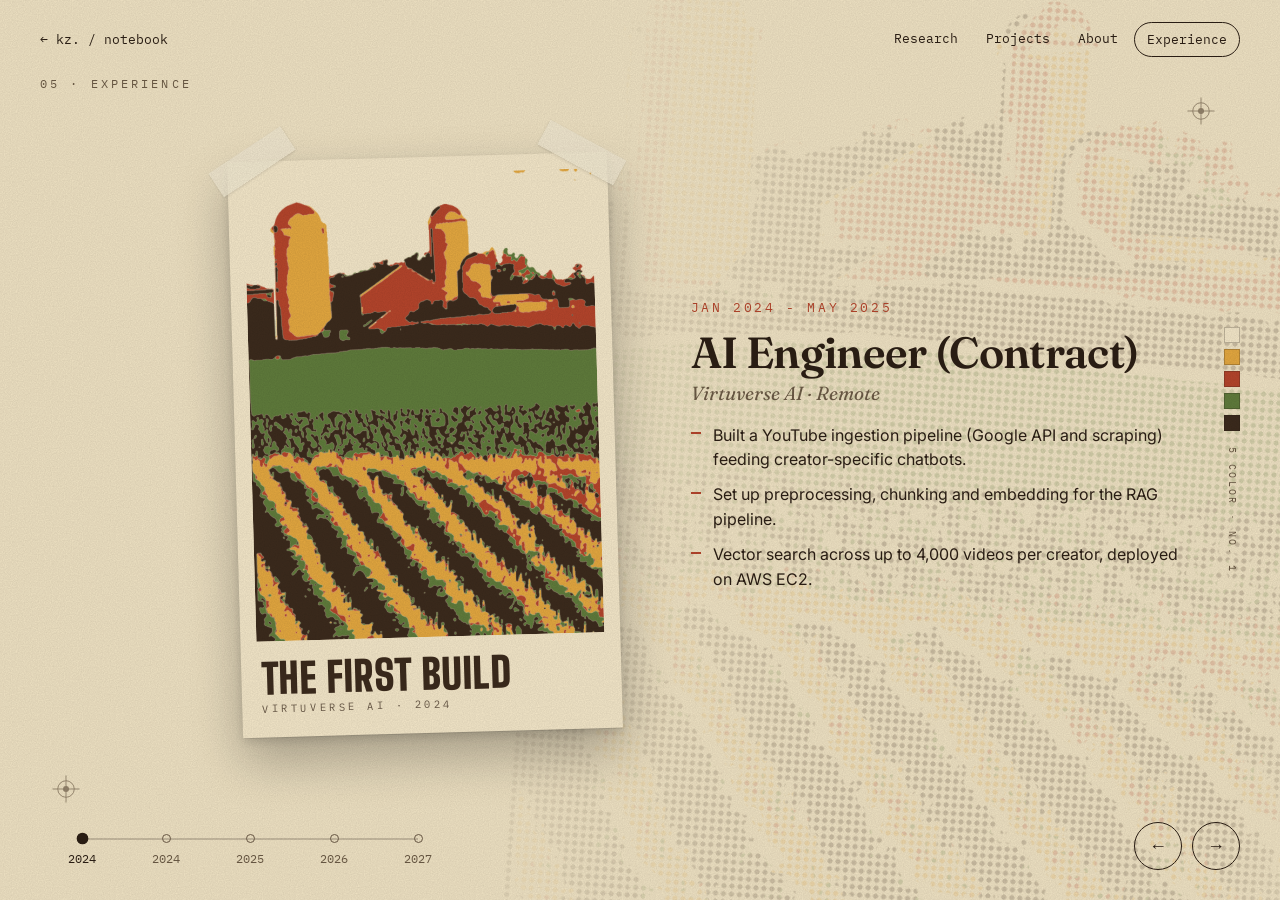
<file: experience.html>
<!doctype html>
<html lang="en">
<head>
<meta charset="utf-8">
<meta name="viewport" content="width=device-width, initial-scale=1">
<title>Experience | Kyler Zook</title>
<meta name="description" content="Experience: Virtuverse AI, the University of Missouri, the Cheng Lab, NeurIPS 2026 and IBM.">
<meta name="author" content="Kyler Zook">
<link rel="canonical" href="https://www.kylerzook.com/experience.html">
<meta property="og:type" content="website">
<meta property="og:site_name" content="Kyler Zook">
<meta property="og:title" content="Experience | Kyler Zook">
<meta property="og:description" content="Experience: Virtuverse AI, the University of Missouri, the Cheng Lab, NeurIPS 2026 and IBM.">
<meta property="og:url" content="https://www.kylerzook.com/experience.html">
<meta property="og:image" content="https://www.kylerzook.com/og-image.png?v=14fc2f7a">
<meta property="og:image:width" content="1200">
<meta property="og:image:height" content="630">
<meta name="twitter:card" content="summary_large_image">
<link rel="icon" href="favicon.svg?v=165abeb1" type="image/svg+xml">
<link rel="apple-touch-icon" href="apple-touch-icon.png?v=525a7639">
<link rel="preconnect" href="https://fonts.googleapis.com">
<link rel="preconnect" href="https://fonts.gstatic.com" crossorigin>
<link rel="stylesheet" href="https://fonts.googleapis.com/css2?family=Big+Shoulders+Display:wght@700;800;900&amp;family=Fraunces:ital,opsz,wght@0,9..144,500;0,9..144,600;1,9..144,500&amp;family=IBM+Plex+Mono:wght@400;500&amp;family=Inter:wght@400;500&amp;display=swap">
<style>
*{box-sizing:border-box}
html,body{margin:0;height:100%}
body{--bg:#efe2c3;--ink:#2b1e14;--soft:#6b5a45;--acc:#b4442b;background:var(--bg);color:var(--ink);font-family:Inter,system-ui,sans-serif;overflow:hidden}
.grain{position:fixed;inset:-50%;pointer-events:none;z-index:50;opacity:.12;mix-blend-mode:multiply;background-image:url("data:image/svg+xml;utf8,<svg xmlns='http://www.w3.org/2000/svg' width='180' height='180'><filter id='n'><feTurbulence type='fractalNoise' baseFrequency='.85' numOctaves='2' stitchTiles='stitch'/><feColorMatrix values='0 0 0 0 0 0 0 0 0 0 0 0 0 0 0 0 0 0 .9 0'/></filter><rect width='100%' height='100%' filter='url(%23n)'/></svg>");animation:grain .9s steps(3) infinite}
@keyframes grain{0%{transform:translate(0,0)}33%{transform:translate(-2%,1%)}66%{transform:translate(1%,-2%)}}
.top{position:fixed;left:0;right:0;top:0;display:flex;justify-content:space-between;align-items:center;gap:20px;padding:22px 40px;z-index:30;font-family:'IBM Plex Mono',monospace;font-size:13px}
.top a{color:var(--ink);text-decoration:none;transition:color .6s}
.top nav{display:flex;gap:4px}
.top nav a{padding:8px 12px;border-radius:999px}
.top nav a:hover{background:color-mix(in srgb,var(--ink) 10%,transparent)}
.top nav a[aria-current]{border:1.5px solid var(--ink)}
.eyebrow{position:fixed;left:40px;top:76px;z-index:30;font-family:'IBM Plex Mono',monospace;font-size:12px;letter-spacing:.26em;color:var(--soft);transition:color .6s}
.track{position:fixed;inset:0;display:flex;will-change:transform;touch-action:pan-y;cursor:grab}
.track.dragging{cursor:grabbing}
.slide{flex:0 0 100vw;height:100vh;display:grid;grid-template-columns:minmax(0,1.05fr) minmax(0,1fr);align-items:center;gap:6vw;padding:110px 7vw 120px}
.slide{position:relative;overflow:hidden}
.slide>*{position:relative;z-index:1}
.slide>.back{position:absolute;inset:0;z-index:0;pointer-events:none;transform:translateX(calc(var(--d,0) * 18vw))}
.ht{position:absolute;right:-6vw;top:-8vh;height:122vh;aspect-ratio:3/4;transform:rotate(4deg);opacity:.2;mix-blend-mode:var(--blend);-webkit-mask:radial-gradient(circle,#000 0 2.3px,transparent 2.9px) 0 0/8px 8px,linear-gradient(100deg,transparent 0%,#000 45%,#000 85%,transparent 100%);-webkit-mask-composite:source-in;mask:radial-gradient(circle,#000 0 2.3px,transparent 2.9px) 0 0/8px 8px intersect,linear-gradient(100deg,transparent 0%,#000 45%,#000 85%,transparent 100%)}
.ht img{position:absolute;inset:0;width:100%;height:100%}
.ht img:nth-child(2){transform:translate(14px,-8px)}
.ht img:nth-child(3){transform:translate(-10px,12px)}
.reg{position:absolute!important;width:30px;height:30px;color:var(--soft);opacity:.7;transition:color .6s}
.reg svg{width:100%;height:100%;display:block}
.r1{right:5vw;top:96px}
.r2{left:4vw;bottom:96px}
.inks{position:absolute!important;right:40px;top:50%;transform:translateY(-50%);display:flex;flex-direction:column;gap:6px;align-items:center}
.inks i{width:16px;height:16px;border:1px solid color-mix(in srgb,var(--ink) 25%,transparent)}
.inks span{writing-mode:vertical-rl;margin-top:10px;font-family:'IBM Plex Mono',monospace;font-size:10px;letter-spacing:.24em;color:var(--soft);transition:color .6s}
.poster-wrap{display:flex;justify-content:flex-end;transform:translateX(calc(var(--d,0) * -14vw)) rotate(calc(var(--d,0) * -6deg)) scale(calc(1 - var(--ad,0) * .08));will-change:transform}
.poster{position:relative;height:min(64vh,720px);aspect-ratio:3/4.55;background:var(--paper);padding:16px 16px 0;box-shadow:0 1px 0 rgba(0,0,0,.08),0 22px 50px rgba(0,0,0,.28),0 4px 10px rgba(0,0,0,.12);transform:rotate(var(--tilt,-1.5deg));display:flex;flex-direction:column}
.poster::before,.poster::after{content:"";position:absolute;top:-14px;width:86px;height:28px;background:rgba(240,232,210,.72);box-shadow:0 1px 3px rgba(0,0,0,.12);z-index:3}
.poster::before{left:-18px;transform:rotate(-32deg)}
.poster::after{right:-18px;transform:rotate(30deg)}
.art{position:relative;flex:0 0 auto;width:100%;aspect-ratio:3/4;overflow:hidden;background:var(--l0)}
.art img{position:absolute;inset:0;width:100%;height:100%;display:block;transform:translate(var(--rx,0),var(--ry,0));opacity:var(--ro,1);transition:transform .9s cubic-bezier(.2,.8,.15,1),opacity .6s ease;transition-delay:calc(var(--k) * 110ms + 150ms)}
.slide:not(.on) .art img{--ro:.5}
.slide:not(.on) .art img:nth-child(2){--rx:-22px;--ry:10px}
.slide:not(.on) .art img:nth-child(3){--rx:18px;--ry:-14px}
.slide:not(.on) .art img:nth-child(4){--rx:-12px;--ry:-20px}
.slide:not(.on) .art img:nth-child(5){--rx:24px;--ry:16px}
.slide:not(.on) .art img:nth-child(1){--ro:1}
.band{flex:1 1 auto;display:flex;flex-direction:column;justify-content:center;gap:4px;padding:10px 4px 12px}
.band b{font-family:'Big Shoulders Display',sans-serif;font-weight:900;font-size:clamp(34px,4.6vh,54px);line-height:.9;letter-spacing:.01em;text-transform:uppercase;color:var(--pk)}
.band small{font-family:'IBM Plex Mono',monospace;font-size:10.5px;letter-spacing:.24em;color:var(--pk);opacity:.75}
.copy{max-width:500px}
.rv{opacity:0;transform:translateY(22px);transition:opacity .5s ease,transform .8s cubic-bezier(.2,.8,.15,1)}
.slide.on .rv{opacity:1;transform:none;transition-delay:calc(var(--i) * 80ms + 350ms)}
.when{font-family:'IBM Plex Mono',monospace;font-size:13px;letter-spacing:.2em;color:var(--acc);transition:color .6s}
h2{margin:14px 0 6px;font-family:Fraunces,Georgia,serif;font-weight:600;font-size:clamp(32px,3.4vw,50px);line-height:1.03;letter-spacing:-.015em}
.org{margin:0;font-family:Fraunces,Georgia,serif;font-style:italic;font-size:19px;color:var(--soft);transition:color .6s}
.desc{margin:18px 0 0;font-size:16px;line-height:1.6}
ul{margin:18px 0 0;padding:0;list-style:none;display:flex;flex-direction:column;gap:10px;font-size:16px;line-height:1.55}
li{position:relative;padding-left:22px}
li::before{content:"";position:absolute;left:0;top:.62em;width:10px;height:2px;background:var(--acc);transition:background .6s}
.rail{position:fixed;left:40px;bottom:34px;z-index:30;display:flex;align-items:center;gap:0;font-family:'IBM Plex Mono',monospace;font-size:12px}
.rail button{all:unset;cursor:pointer;display:flex;flex-direction:column;align-items:center;gap:8px;width:84px;color:var(--soft);transition:color .4s}
.rail button i{width:9px;height:9px;border-radius:50%;border:1.5px solid currentColor;transition:background .4s,transform .4s}
.rail button.on{color:var(--ink)}
.rail button.on i{background:currentColor;transform:scale(1.3)}
.rail button:focus-visible{outline:2px solid var(--acc);outline-offset:4px}
.rail .line{position:absolute;left:42px;right:42px;top:4px;height:1.5px;background:color-mix(in srgb,var(--ink) 20%,transparent);z-index:-1}
.rail .line b{position:absolute;inset:0;background:var(--ink);transform-origin:left;transform:scaleX(var(--fill,0))}
.arrows{position:fixed;right:40px;bottom:30px;z-index:30;display:flex;gap:10px}
.arrows button{width:48px;height:48px;border-radius:50%;border:1.5px solid var(--ink);background:transparent;color:var(--ink);font-size:18px;cursor:pointer;transition:background .25s,color .6s,border-color .6s,transform .25s}
.arrows button:hover{transform:scale(1.06);background:color-mix(in srgb,var(--ink) 10%,transparent)}
.arrows button:focus-visible{outline:2px solid var(--acc);outline-offset:3px}
@media (max-width:860px){.inks,.reg{display:none}.ht{opacity:.12}.slide{grid-template-columns:1fr;gap:28px;padding:96px 24px 110px;align-content:center}.poster-wrap{justify-content:center}.poster{height:38vh}.copy{max-width:none}h2{font-size:30px}ul,.desc{font-size:15px}.rail{left:16px}.rail button{width:56px}.arrows{right:16px}.top{padding:16px}.top nav{display:none}.eyebrow{left:16px;top:56px}}
@media (prefers-reduced-motion:reduce){*{transition-duration:0s!important;transition-delay:0s!important}.grain{animation:none}}
</style>
</head>
<body>
<header class="top">
  <a href="./">← kz. / notebook</a>
  <nav aria-label="Main"><a href="research.html">Research</a><a href="projects.html">Projects</a><a href="about.html">About</a><a href="experience.html" aria-current="page">Experience</a></nav>
</header>
<div class="eyebrow">05 · EXPERIENCE</div>
<main class="track" id="track" aria-label="Experience">
  <section class="slide" data-theme="#efe2c3,#2b1e14,#6b5a45,#b4442b" aria-label="AI Engineer, Virtuverse AI">
    <div class="back" aria-hidden="true" style="--blend:multiply"><div class="ht"><img src="assets/img/exp/p1-1.png?v=af3018b2" alt=""><img src="assets/img/exp/p1-2.png?v=b0002abb" alt=""><img src="assets/img/exp/p1-3.png?v=94a04287" alt=""><img src="assets/img/exp/p1-4.png?v=81266400" alt=""></div></div><span class="reg r1" aria-hidden="true"><svg viewBox="0 0 40 40" aria-hidden="true"><circle cx="20" cy="20" r="11" fill="none" stroke="currentColor" stroke-width="1.2"/><path d="M20 2v36M2 20h36" stroke="currentColor" stroke-width="1.2"/><circle cx="20" cy="20" r="4" fill="currentColor"/></svg></span><span class="reg r2" aria-hidden="true"><svg viewBox="0 0 40 40" aria-hidden="true"><circle cx="20" cy="20" r="11" fill="none" stroke="currentColor" stroke-width="1.2"/><path d="M20 2v36M2 20h36" stroke="currentColor" stroke-width="1.2"/><circle cx="20" cy="20" r="4" fill="currentColor"/></svg></span><div class="inks" aria-hidden="true"><i style="background:#f3e6c8"></i><i style="background:#e3a73f"></i><i style="background:#b4442b"></i><i style="background:#5f7b3b"></i><i style="background:#3b2a1c"></i><span>5 COLOR · NO. 1</span></div>
    <div class="poster-wrap"><div class="poster" style="--paper:#f3e6c8;--pk:#3b2a1c;--l0:#f3e6c8;--tilt:-1.6deg">
      <div class="art"><img src="assets/img/exp/p1-0.png?v=70e7ce58" alt="" style="--k:0"><img src="assets/img/exp/p1-1.png?v=af3018b2" alt="" style="--k:1"><img src="assets/img/exp/p1-2.png?v=b0002abb" alt="" style="--k:2"><img src="assets/img/exp/p1-3.png?v=94a04287" alt="" style="--k:3"><img src="assets/img/exp/p1-4.png?v=81266400" alt="" style="--k:4"></div>
      <div class="band"><b>The first build</b><small>VIRTUVERSE AI · 2024</small></div>
    </div></div>
    <div class="copy">
      <div class="when rv" style="--i:0">JAN 2024 - MAY 2025</div>
      <h2 class="rv" style="--i:1">AI Engineer (Contract)</h2>
      <p class="org rv" style="--i:2">Virtuverse AI · Remote</p>
      <ul class="rv" style="--i:3"><li>Built a YouTube ingestion pipeline (Google API and scraping) feeding creator-specific chatbots.</li><li>Set up preprocessing, chunking and embedding for the RAG pipeline.</li><li>Vector search across up to 4,000 videos per creator, deployed on AWS EC2.</li></ul>
    </div>
  </section>
  <section class="slide" data-theme="#1a171d,#f2ead8,#b9ad98,#f1b82d" aria-label="B.S./M.S. Computer Science, University of Missouri">
    <div class="back" aria-hidden="true" style="--blend:screen"><div class="ht"><img src="assets/img/exp/p2-1.png?v=792b7853" alt=""><img src="assets/img/exp/p2-2.png?v=3dd32c0a" alt=""><img src="assets/img/exp/p2-3.png?v=69f39f35" alt=""><img src="assets/img/exp/p2-4.png?v=36cb032b" alt=""></div></div><span class="reg r1" aria-hidden="true"><svg viewBox="0 0 40 40" aria-hidden="true"><circle cx="20" cy="20" r="11" fill="none" stroke="currentColor" stroke-width="1.2"/><path d="M20 2v36M2 20h36" stroke="currentColor" stroke-width="1.2"/><circle cx="20" cy="20" r="4" fill="currentColor"/></svg></span><span class="reg r2" aria-hidden="true"><svg viewBox="0 0 40 40" aria-hidden="true"><circle cx="20" cy="20" r="11" fill="none" stroke="currentColor" stroke-width="1.2"/><path d="M20 2v36M2 20h36" stroke="currentColor" stroke-width="1.2"/><circle cx="20" cy="20" r="4" fill="currentColor"/></svg></span><div class="inks" aria-hidden="true"><i style="background:#efe3c8"></i><i style="background:#f1b82d"></i><i style="background:#7a68b8"></i><i style="background:#d8c3a5"></i><i style="background:#17141a"></i><span>5 COLOR · NO. 2</span></div>
    <div class="poster-wrap"><div class="poster" style="--paper:#efe3c8;--pk:#17141a;--l0:#efe3c8;--tilt:1.4deg">
      <div class="art"><img src="assets/img/exp/p2-0.png?v=2da418bb" alt="" style="--k:0"><img src="assets/img/exp/p2-1.png?v=792b7853" alt="" style="--k:1"><img src="assets/img/exp/p2-2.png?v=3dd32c0a" alt="" style="--k:2"><img src="assets/img/exp/p2-3.png?v=69f39f35" alt="" style="--k:3"><img src="assets/img/exp/p2-4.png?v=36cb032b" alt="" style="--k:4"></div>
      <div class="band"><b>Black &amp; gold</b><small>UNIVERSITY OF MISSOURI · 2024</small></div>
    </div></div>
    <div class="copy">
      <div class="when rv" style="--i:0">AUG 2024 - PRESENT</div>
      <h2 class="rv" style="--i:1">B.S./M.S. Computer Science</h2>
      <p class="org rv" style="--i:2">University of Missouri</p>
      <ul class="rv" style="--i:3"><li>Accelerated B.S./M.S. in Computer Science.</li><li>Minors in Mathematics and Biological Sciences.</li><li>GPA 3.84 · High Dean&#39;s List every semester · Mark Twain Scholarship.</li></ul>
    </div>
  </section>
  <section class="slide" data-theme="#ebe5d6,#1b1a22,#5c5868,#c8321e" aria-label="ML Research, Gene Regulatory Networks">
    <div class="back" aria-hidden="true" style="--blend:multiply"><div class="ht"><img src="assets/img/exp/p3-1.png?v=a87ba30c" alt=""><img src="assets/img/exp/p3-2.png?v=4d7de1e0" alt=""><img src="assets/img/exp/p3-3.png?v=eeb40e5f" alt=""><img src="assets/img/exp/p3-4.png?v=9c5895ec" alt=""></div></div><span class="reg r1" aria-hidden="true"><svg viewBox="0 0 40 40" aria-hidden="true"><circle cx="20" cy="20" r="11" fill="none" stroke="currentColor" stroke-width="1.2"/><path d="M20 2v36M2 20h36" stroke="currentColor" stroke-width="1.2"/><circle cx="20" cy="20" r="4" fill="currentColor"/></svg></span><span class="reg r2" aria-hidden="true"><svg viewBox="0 0 40 40" aria-hidden="true"><circle cx="20" cy="20" r="11" fill="none" stroke="currentColor" stroke-width="1.2"/><path d="M20 2v36M2 20h36" stroke="currentColor" stroke-width="1.2"/><circle cx="20" cy="20" r="4" fill="currentColor"/></svg></span><div class="inks" aria-hidden="true"><i style="background:#efe8d6"></i><i style="background:#e08a3a"></i><i style="background:#c8321e"></i><i style="background:#5d6f9e"></i><i style="background:#1b1a22"></i><span>5 COLOR · NO. 3</span></div>
    <div class="poster-wrap"><div class="poster" style="--paper:#efe8d6;--pk:#1b1a22;--l0:#efe8d6;--tilt:-1.2deg">
      <div class="art"><img src="assets/img/exp/p3-0.png?v=f43ff841" alt="" style="--k:0"><img src="assets/img/exp/p3-1.png?v=a87ba30c" alt="" style="--k:1"><img src="assets/img/exp/p3-2.png?v=4d7de1e0" alt="" style="--k:2"><img src="assets/img/exp/p3-3.png?v=eeb40e5f" alt="" style="--k:3"><img src="assets/img/exp/p3-4.png?v=9c5895ec" alt="" style="--k:4"></div>
      <div class="band"><b>Into the lab</b><small>CHENG LAB · 2025</small></div>
    </div></div>
    <div class="copy">
      <div class="when rv" style="--i:0">AUG 2025 - PRESENT</div>
      <h2 class="rv" style="--i:1">ML Research, Gene Regulatory Networks</h2>
      <p class="org rv" style="--i:2">Dr. Jianlin Cheng&#39;s Lab · University of Missouri</p>
      <ul class="rv" style="--i:3"><li>Pipeline that collects and version-controls genomic data from six public repositories, covering 200+ cell types in human and mouse.</li><li>Evaluation that scores inferred networks against reference standards.</li><li>Literature-verification and multi-omic validation for EviGRN (NeurIPS 2026).</li><li>Co-first author on GRNPred (in review).</li></ul>
    </div>
  </section>
  <section class="slide" data-theme="#0d1628,#f1ead8,#97a3ba,#f2a541" aria-label="Presenting EviGRN at NeurIPS 2026">
    <div class="back" aria-hidden="true" style="--blend:screen"><div class="ht"><img src="assets/img/exp/p4-1.png?v=4a840a4c" alt=""><img src="assets/img/exp/p4-2.png?v=bf0c93c5" alt=""><img src="assets/img/exp/p4-3.png?v=629aadf7" alt=""><img src="assets/img/exp/p4-4.png?v=665c1c15" alt=""></div></div><span class="reg r1" aria-hidden="true"><svg viewBox="0 0 40 40" aria-hidden="true"><circle cx="20" cy="20" r="11" fill="none" stroke="currentColor" stroke-width="1.2"/><path d="M20 2v36M2 20h36" stroke="currentColor" stroke-width="1.2"/><circle cx="20" cy="20" r="4" fill="currentColor"/></svg></span><span class="reg r2" aria-hidden="true"><svg viewBox="0 0 40 40" aria-hidden="true"><circle cx="20" cy="20" r="11" fill="none" stroke="currentColor" stroke-width="1.2"/><path d="M20 2v36M2 20h36" stroke="currentColor" stroke-width="1.2"/><circle cx="20" cy="20" r="4" fill="currentColor"/></svg></span><div class="inks" aria-hidden="true"><i style="background:#13223d"></i><i style="background:#f2a541"></i><i style="background:#3e5a86"></i><i style="background:#fbefd2"></i><i style="background:#070b14"></i><span>5 COLOR · NO. 4</span></div>
    <div class="poster-wrap"><div class="poster" style="--paper:#f4ead2;--pk:#13223d;--l0:#13223d;--tilt:1.6deg">
      <div class="art"><img src="assets/img/exp/p4-0.png?v=6527c793" alt="" style="--k:0"><img src="assets/img/exp/p4-1.png?v=4a840a4c" alt="" style="--k:1"><img src="assets/img/exp/p4-2.png?v=bf0c93c5" alt="" style="--k:2"><img src="assets/img/exp/p4-3.png?v=629aadf7" alt="" style="--k:3"><img src="assets/img/exp/p4-4.png?v=665c1c15" alt="" style="--k:4"></div>
      <div class="band"><b>Main stage</b><small>NEURIPS · 2026</small></div>
    </div></div>
    <div class="copy">
      <div class="when rv" style="--i:0">DEC 2026</div>
      <h2 class="rv" style="--i:1">Presenting EviGRN</h2>
      <p class="org rv" style="--i:2">NeurIPS 2026</p>
      <p class="desc rv" style="--i:3">EviGRN infers gene regulatory networks with multimodal graph reasoning: expression, chromatin accessibility, motifs and literature go in, a TF-centred graph comes out, and every predicted edge is checked against published papers.</p>
      <ul class="rv" style="--i:4"><li>My part: the automated literature-validation agent and the multi-omic validation step.</li></ul>
    </div>
  </section>
  <section class="slide" data-theme="#e9eef3,#161616,#525a66,#0f62fe" aria-label="Data Science Intern, AI Analytics, IBM">
    <div class="back" aria-hidden="true" style="--blend:multiply"><div class="ht"><img src="assets/img/exp/p5-1.png?v=6a93a24e" alt=""><img src="assets/img/exp/p5-2.png?v=6e219774" alt=""><img src="assets/img/exp/p5-3.png?v=b445f403" alt=""><img src="assets/img/exp/p5-4.png?v=3b6fd5fe" alt=""></div></div><span class="reg r1" aria-hidden="true"><svg viewBox="0 0 40 40" aria-hidden="true"><circle cx="20" cy="20" r="11" fill="none" stroke="currentColor" stroke-width="1.2"/><path d="M20 2v36M2 20h36" stroke="currentColor" stroke-width="1.2"/><circle cx="20" cy="20" r="4" fill="currentColor"/></svg></span><span class="reg r2" aria-hidden="true"><svg viewBox="0 0 40 40" aria-hidden="true"><circle cx="20" cy="20" r="11" fill="none" stroke="currentColor" stroke-width="1.2"/><path d="M20 2v36M2 20h36" stroke="currentColor" stroke-width="1.2"/><circle cx="20" cy="20" r="4" fill="currentColor"/></svg></span><div class="inks" aria-hidden="true"><i style="background:#f2ecdf"></i><i style="background:#7fb0dc"></i><i style="background:#d9772b"></i><i style="background:#0f62fe"></i><i style="background:#22301f"></i><span>5 COLOR · NO. 5</span></div>
    <div class="poster-wrap"><div class="poster" style="--paper:#f2ecdf;--pk:#22301f;--l0:#f2ecdf;--tilt:-1.4deg">
      <div class="art"><img src="assets/img/exp/p5-0.png?v=ec4ef2bc" alt="" style="--k:0"><img src="assets/img/exp/p5-1.png?v=6a93a24e" alt="" style="--k:1"><img src="assets/img/exp/p5-2.png?v=6e219774" alt="" style="--k:2"><img src="assets/img/exp/p5-3.png?v=b445f403" alt="" style="--k:3"><img src="assets/img/exp/p5-4.png?v=3b6fd5fe" alt="" style="--k:4"></div>
      <div class="band"><b>Next stop</b><small>IBM · 2027</small></div>
    </div></div>
    <div class="copy">
      <div class="when rv" style="--i:0">MAY 2027</div>
      <h2 class="rv" style="--i:1">Data Science Intern, AI Analytics</h2>
      <p class="org rv" style="--i:2">IBM</p>
      <ul class="rv" style="--i:3"><li>Incoming, summer 2027.</li></ul>
    </div>
  </section>
</main>
<div class="rail" id="rail" role="group" aria-label="Timeline"><span class="line"><b></b></span><button type="button" aria-label="2024, AI Engineer"><i></i>2024</button><button type="button" aria-label="2024, Computer Science"><i></i>2024</button><button type="button" aria-label="2025, Research"><i></i>2025</button><button type="button" aria-label="2026, NeurIPS"><i></i>2026</button><button type="button" aria-label="2027, IBM"><i></i>2027</button></div>
<div class="arrows"><button type="button" id="prev" aria-label="Previous">←</button><button type="button" id="next" aria-label="Next">→</button></div>
<div class="grain" aria-hidden="true"></div>
<script>
(() => {
  const track = document.getElementById('track');
  const slides = [...track.querySelectorAll('.slide')];
  const wraps = slides.map((s) => s.querySelector('.poster-wrap'));
  const backs = slides.map((s) => s.querySelector('.back'));
  const dots = [...document.querySelectorAll('#rail button')];
  const fill = document.querySelector('#rail .line b');
  const n = slides.length;
  const calm = matchMedia('(prefers-reduced-motion: reduce)').matches;
  const themes = slides.map((s) => s.dataset.theme.split(',').map((h) => [1, 3, 5].map((k) => parseInt(h.slice(k, k + 2), 16))));
  const mix = (a, b, t) => `rgb(${a.map((v, i) => Math.round(v + (b[i] - v) * t)).join(',')})`;
  const root = document.body.style;
  let pos = 0, target = 0, raf = 0, lastT = 0, on = -1, idle = 0, base = null, raw = 0, acc = 0;
  const clamp = (v) => Math.max(0, Math.min(n - 1, v));
  const draw = () => {
    track.style.transform = `translateX(${-pos * 100}vw)`;
    const a = Math.floor(pos), b = Math.min(n - 1, a + 1), t = pos - a;
    const s = t * t * (3 - 2 * t);
    const q = Math.max(0, Math.min(1, (t - 0.35) / 0.3)), s2 = q * q * (3 - 2 * q);
    ['--bg', '--ink', '--soft', '--acc'].forEach((v, i) => root.setProperty(v, mix(themes[a][i], themes[b][i], i ? s2 : s)));
    wraps.forEach((w, i) => { const d = i - pos; w.style.setProperty('--d', d.toFixed(4)); backs[i].style.setProperty('--d', d.toFixed(4)); w.style.setProperty('--ad', Math.min(1, Math.abs(d)).toFixed(4)); });
    fill.style.setProperty('--fill', (pos / (n - 1)).toFixed(4));
    const f = Math.round(pos);
    if (f !== on && Math.abs(pos - f) < 0.3) {
      on = f;
      slides.forEach((sl, i) => sl.classList.toggle('on', i === f));
      dots.forEach((d, i) => { d.classList.toggle('on', i === f); d.setAttribute('aria-current', i === f ? 'step' : 'false'); });
    }
  };
  const tick = () => {
    raf = 0;
    const diff = target - pos;
    const now = performance.now(), dt = Math.min(64, now - (lastT || now));
    lastT = now;
    pos = calm || Math.abs(diff) < 0.001 ? target : pos + diff * (1 - Math.pow(0.9, dt / 16.7));
    draw();
    if (pos !== target) raf = requestAnimationFrame(tick);
  };
  const go = (t) => { target = clamp(t); if (!raf) { lastT = 0; raf = requestAnimationFrame(tick); } };
  const pull = (b, v) => { const d = Math.max(-1, Math.min(1, v)); return b + Math.sign(d) * Math.pow(Math.abs(d), 1.6) * 0.6; };
  const snap = () => { const b = base === null ? Math.round(target) : base; const d = raw; base = null; raw = 0; acc = 0; go(Math.abs(d) < 0.33 ? b : b + Math.sign(d)); };
  addEventListener('wheel', (e) => {
    e.preventDefault();
    if (base === null) { base = Math.round(target); acc = 0; }
    acc = Math.max(-1, Math.min(1, acc + (Math.abs(e.deltaX) > Math.abs(e.deltaY) ? e.deltaX : e.deltaY) / 900));
    raw = acc;
    go(pull(base, acc));
    clearTimeout(idle);
    idle = setTimeout(snap, 260);
  }, { passive: false });
  let sx = null;
  track.addEventListener('pointerdown', (e) => { if (e.target.closest('a,button')) return; sx = e.clientX; base = Math.round(target); raw = 0; track.classList.add('dragging'); track.setPointerCapture(e.pointerId); });
  track.addEventListener('pointermove', (e) => { if (sx === null) return; raw = Math.max(-1, Math.min(1, -(e.clientX - sx) / (innerWidth * 0.5))); go(pull(base, raw)); });
  const up = () => { if (sx === null) return; sx = null; track.classList.remove('dragging'); snap(); };
  track.addEventListener('pointerup', up);
  track.addEventListener('pointercancel', up);
  addEventListener('keydown', (e) => {
    if (e.key === 'ArrowRight') go(Math.round(target) + 1);
    if (e.key === 'ArrowLeft') go(Math.round(target) - 1);
  });
  document.getElementById('prev').addEventListener('click', () => go(Math.round(target) - 1));
  document.getElementById('next').addEventListener('click', () => go(Math.round(target) + 1));
  dots.forEach((d, i) => d.addEventListener('click', () => go(i)));
  draw();
})();
</script>
</body>
</html>
</file>
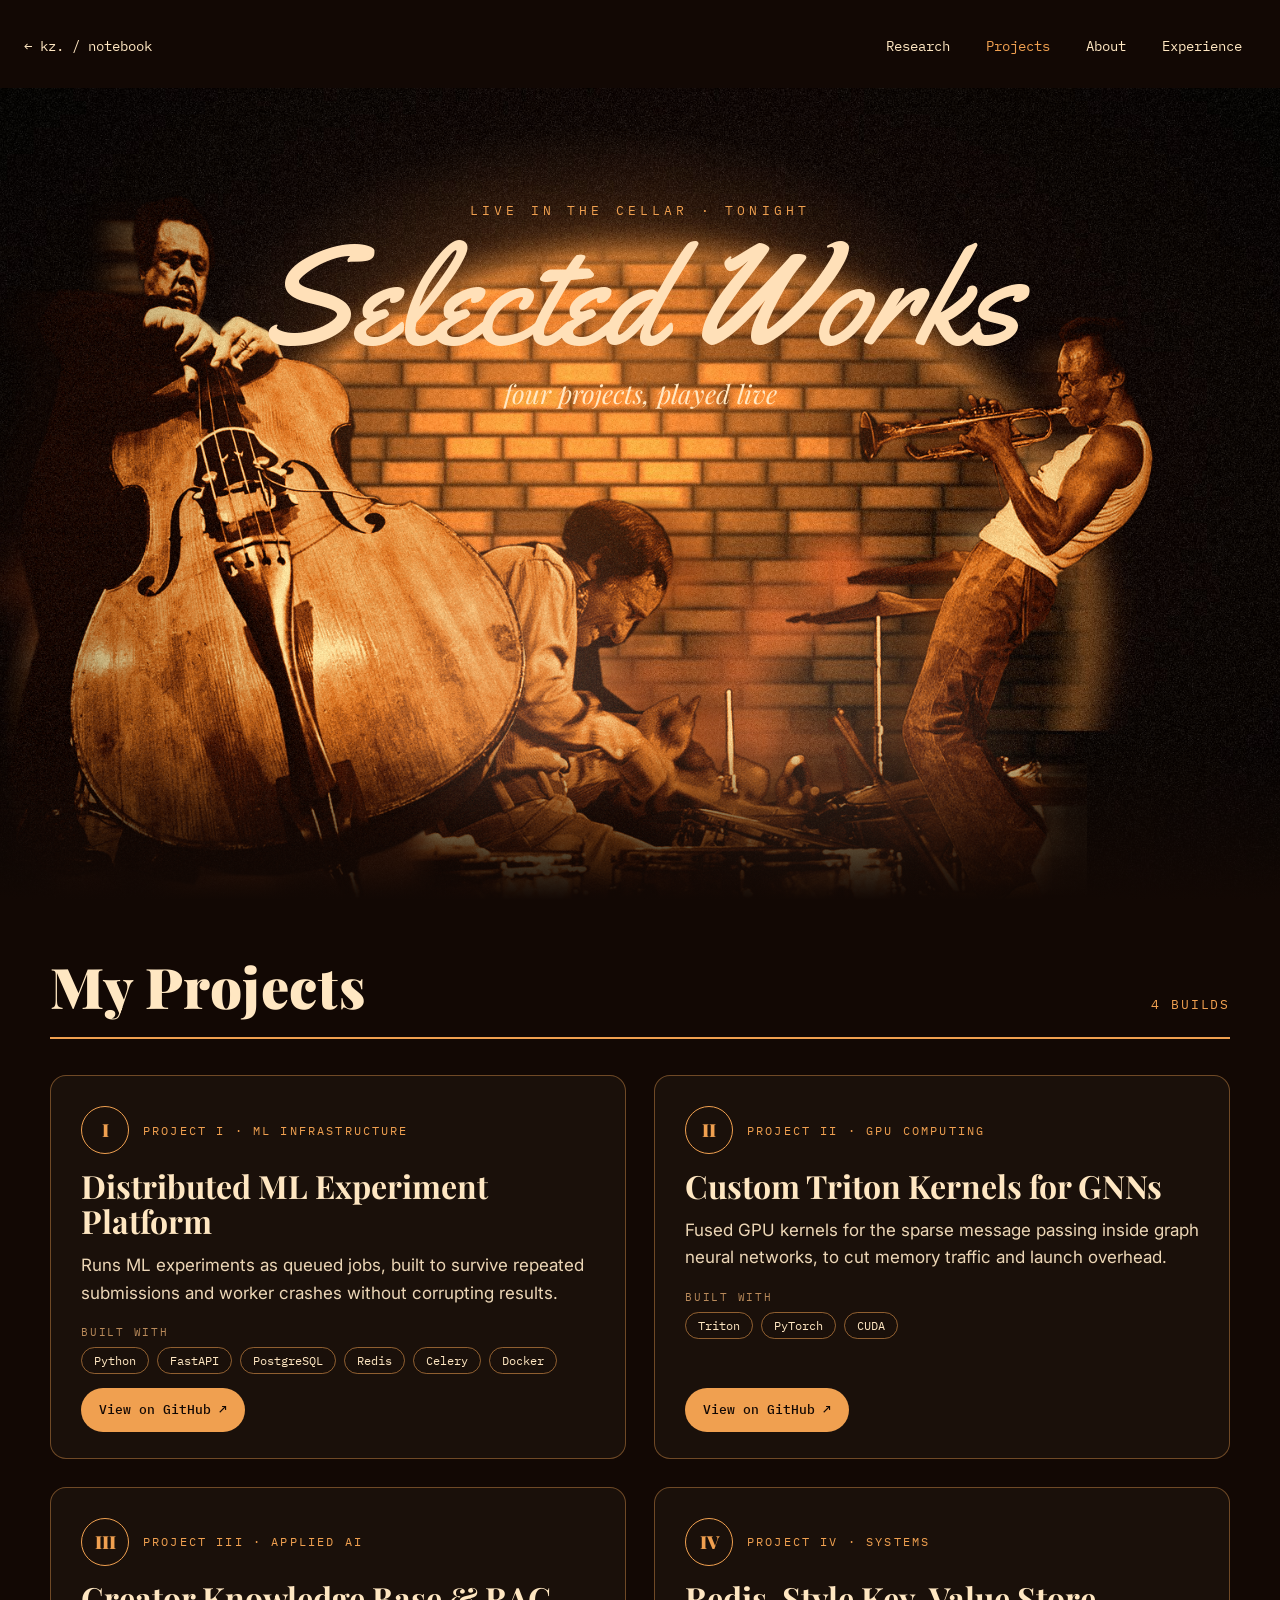
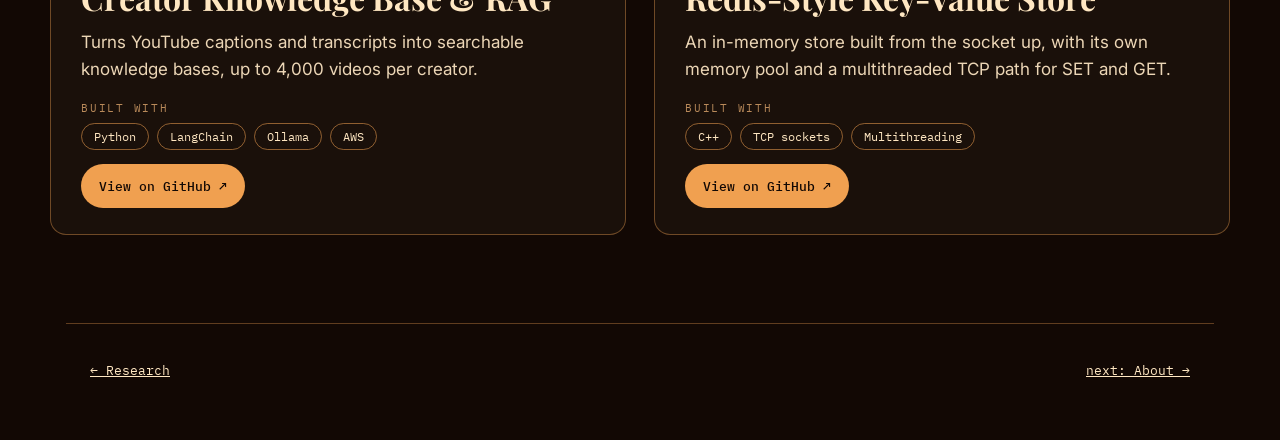
<file: projects.html>
<!doctype html>
<html lang="en">
<head>
<meta charset="utf-8">
<meta name="viewport" content="width=device-width, initial-scale=1">
<title>Projects | Kyler Zook</title>
<meta name="description" content="Selected builds: a distributed ML experiment platform, Triton kernels for GNNs, a creator RAG platform and a Redis-style key-value store.">
<meta name="author" content="Kyler Zook">
<link rel="canonical" href="https://www.kylerzook.com/projects.html">
<meta property="og:type" content="website">
<meta property="og:site_name" content="Kyler Zook">
<meta property="og:title" content="Projects | Kyler Zook">
<meta property="og:description" content="Selected builds: a distributed ML experiment platform, Triton kernels for GNNs, a creator RAG platform and a Redis-style key-value store.">
<meta property="og:url" content="https://www.kylerzook.com/projects.html">
<meta property="og:image" content="https://www.kylerzook.com/og-image.png?v=14fc2f7a">
<meta property="og:image:width" content="1200">
<meta property="og:image:height" content="630">
<meta name="twitter:card" content="summary_large_image">
<link rel="icon" href="favicon.svg?v=165abeb1" type="image/svg+xml">
<link rel="apple-touch-icon" href="apple-touch-icon.png?v=525a7639">
<link rel="preconnect" href="https://fonts.googleapis.com">
<link rel="preconnect" href="https://fonts.gstatic.com" crossorigin>
<link rel="stylesheet" href="https://fonts.googleapis.com/css2?family=Yellowtail&amp;family=Playfair+Display:ital,wght@0,700;0,900;1,500&amp;family=Inter:wght@400;500&amp;family=IBM+Plex+Mono:wght@400;500&amp;display=swap">
<style>
body{margin:0;background:#120804}
a{color:#ffe7c2}a:hover{color:#f0a050}
@keyframes rise{from{opacity:0;transform:translateY(40px)}to{opacity:1;transform:none}}
@keyframes flicker{0%,18%,22%,25%,53%,57%,100%{opacity:1;text-shadow:0 0 6px #ffb070,0 0 18px #ff7a2a,0 0 42px #ff5a10}20%,24%,55%{opacity:.55;text-shadow:none}}
@keyframes breathe{0%,100%{opacity:.35}50%{opacity:.6}}
@keyframes smoke{0%{transform:translate(0,0) scale(1);opacity:.0}20%{opacity:.35}100%{transform:translate(160px,-220px) scale(1.6);opacity:0}}
.load{animation:rise 1s cubic-bezier(.2,.7,.2,1) both}
.neon{color:#ffe0b8;animation:flicker 5s linear infinite}
.breathe{animation:breathe 5s ease-in-out infinite}
.smoke{animation:smoke 14s ease-out infinite}
.proj{transition:transform .4s cubic-bezier(.2,.7,.2,1),box-shadow .4s,border-color .4s,background .4s}
.proj:hover{transform:translateY(-6px);border-color:#f0a050;background:rgba(240,160,80,.08);box-shadow:0 18px 40px rgba(0,0,0,.45),0 0 0 1px #f0a050}
.proj .num{transition:background .4s,color .4s,box-shadow .4s}
.proj:hover .num{background:#f0a050;color:#120804;box-shadow:0 0 16px rgba(255,140,60,.7)}
.muso{display:block;pointer-events:none;outline:none}
.muso img{pointer-events:none;display:block;transition:filter .35s}
.muso .hit{position:absolute;pointer-events:auto;cursor:pointer}
.muso .tag{position:absolute;pointer-events:none;white-space:nowrap;padding:6px 12px;border-radius:999px;background:rgba(18,8,4,.85);border:1px solid #f0a050;color:#ffe0b8;font-family:'IBM Plex Mono',monospace;font-size:13px;opacity:0;transform:translateY(8px);transition:opacity .3s,transform .3s;text-shadow:0 0 8px #ff7a2a}
.muso:hover .tag,.muso:focus-visible .tag{opacity:1;transform:none}
.muso:hover img,.muso:focus-visible img{filter:brightness(1.18) drop-shadow(0 0 22px rgba(255,150,60,.55))}
@keyframes sway{0%,100%{transform:rotate(0)}50%{transform:rotate(-2.4deg) translateX(-6px)}}
@keyframes drum{0%,100%{transform:translateY(0)}25%{transform:translateY(5px) rotate(.5deg)}75%{transform:translateY(-2px) rotate(-.4deg)}}
@keyframes blow{0%,100%{transform:rotate(0) scale(1)}50%{transform:rotate(-3.5deg) scale(1.025)}}
.mingus:hover img,.mingus:focus-visible img{animation:sway 1.3s ease-in-out infinite}
.buddy:hover img,.buddy:focus-visible img{animation:drum .34s ease-in-out infinite}
.miles:hover img,.miles:focus-visible img{animation:blow 1.7s ease-in-out infinite}
@media (prefers-reduced-motion:reduce){.muso img{animation:none!important}}
.btn{transition:transform .25s cubic-bezier(.2,.7,.2,1)}
.btn:hover{transform:translateY(-3px)}
@supports (animation-timeline: view()){.reveal{animation:rise linear both;animation-timeline:view();animation-range:entry 0% cover 30%}}
@media (prefers-reduced-motion:reduce){*,*::before,*::after{animation:none!important;transition:none!important}}
</style>
</head>
<body>
<div style="background: #120804; color: #ffe7c2; font-family: Inter, system-ui, sans-serif; overflow: hidden">
  <section style="position: relative; min-height: 900px; overflow: hidden">
    <div style="position: absolute; left: 0; right: 0; bottom: 0; aspect-ratio: 1.6; transition: transform .6s ease-out; transform: translate(calc(var(--mx, 0) * -18px), calc(var(--my, 0) * -10px)) scale(1.03)">
      <img src="assets/img/jazz-stage.jpg?v=89dc6b6c" alt="" aria-hidden="true" style="position: absolute; inset: 0; width: 100%; height: 100%">
      <a class="muso buddy" href="https://www.youtube.com/watch?v=EeyyGmd5dvM&amp;list=RDEeyyGmd5dvM&amp;start_radio=1" aria-label="Buddy Rich · play my favourite Buddy Rich track on YouTube" style="position: absolute; left: 32.06%; top: 49.60%; width: 51.88%; height: 50.40%; z-index: 1">
        <img src="assets/img/jazz-buddy.png?v=59b1de34" alt="" style="width: 100%; height: 100%; transform-origin: 40% 100%">
        <span class="hit" style="left: 18%; width: 43%; top: 0; height: 100%"></span>
        <span class="tag" style="left: 26%; top: 2%">♪ Buddy Rich · my pick ↗</span>
      </a>
      <a class="muso mingus" href="https://youtu.be/jOaCrz43Sjk?si=3TqPIzHMc9rZ_FS9" aria-label="Charles Mingus · play my favourite Mingus track on YouTube" style="position: absolute; left: 0.00%; top: 13.00%; width: 41.38%; height: 87.00%; z-index: 2">
        <img src="assets/img/jazz-mingus.png?v=123cda94" alt="" style="width: 100%; height: 100%; transform-origin: 45% 100%">
        <span class="hit" style="left: 10%; width: 67%; top: 0; height: 100%"></span>
        <span class="tag" style="left: 32%; top: 2%">♪ Charles Mingus · my pick ↗</span>
      </a>
      <a class="muso miles" href="https://www.youtube.com/watch?v=tQW_ZQV_ZTc&amp;list=OLAK5uy_mPtHyMAFm7ISF_MKniyO20N6oNR5T964U" aria-label="Miles Davis · play my favourite Miles Davis track on YouTube" style="position: absolute; left: 64.31%; top: 27.80%; width: 24.75%; height: 72.20%; z-index: 3">
        <img src="assets/img/jazz-miles.png?v=c80d98cb" alt="" style="width: 100%; height: 100%; transform-origin: 60% 100%">
        <span class="hit" style="left: 0; width: 100%; top: 0; height: 100%"></span>
        <span class="tag" style="left: -10%; top: -6%">♪ Miles Davis · my pick ↗</span>
      </a>
    </div>
    <div aria-hidden="true" class="breathe" style="position: absolute; inset: 0; background: radial-gradient(ellipse 45% 40% at 47% 42%, rgba(255,150,60,.35), rgba(255,150,60,0) 70%); pointer-events: none"></div>
    <div aria-hidden="true" class="smoke" style="pointer-events: none; position: absolute; left: 30%; bottom: 10%; width: 260px; height: 260px; border-radius: 50%; background: rgba(255,210,170,.18); filter: blur(40px)"></div>
    <div aria-hidden="true" class="smoke" style="pointer-events: none; position: absolute; left: 52%; bottom: 0; width: 320px; height: 320px; border-radius: 50%; background: rgba(255,210,170,.14); filter: blur(50px); animation-delay: -6s"></div>
    <div aria-hidden="true" style="position: absolute; left: 0; right: 0; bottom: 0; height: 160px; background: linear-gradient(rgba(18,8,4,0), #120804); pointer-events: none; z-index: 1"></div>
    <div style="position: relative; z-index: 2; max-width: 1240px; margin: 0 auto; padding: 0 24px; pointer-events: none">
      <header class="load" style="pointer-events: auto; display: flex; flex-wrap: wrap; align-items: center; justify-content: space-between; gap: 16px; padding: 24px 0">
        <a href="./" style="font-family: 'IBM Plex Mono', monospace; font-size: 14px; text-decoration: none; min-height: 44px; display: inline-flex; align-items: center">← kz. / notebook</a>
        <nav aria-label="Main" style="display: flex; flex-wrap: wrap; gap: 8px; font-family: 'IBM Plex Mono', monospace; font-size: 14px">
          <a class="btn" href="research.html" style="min-height: 44px; display: inline-flex; align-items: center; padding: 0 14px; text-decoration: none">Research</a>
          <a class="btn" href="projects.html" aria-current="page" style="min-height: 44px; display: inline-flex; align-items: center; padding: 0 14px; text-decoration: none; color: #f0a050">Projects</a>
          <a class="btn" href="about.html" style="min-height: 44px; display: inline-flex; align-items: center; padding: 0 14px; text-decoration: none">About</a>
          <a class="btn" href="experience.html" style="min-height: 44px; display: inline-flex; align-items: center; padding: 0 14px; text-decoration: none">Experience</a>
        </nav>
      </header>
      <div style="display: flex; flex-direction: column; align-items: center; text-align: center; gap: 8px; padding-top: 110px">
        <p class="load" style="margin: 0; font-family: 'IBM Plex Mono', monospace; font-size: 13px; letter-spacing: .32em; color: #f0a050; animation-delay: .2s">LIVE IN THE CELLAR · TONIGHT</p>
        <h1 class="neon" style="margin: 0; font-family: Yellowtail, cursive; font-weight: 400; font-size: clamp(80px, 11vw, 168px); line-height: 1">Selected Works</h1>
        <p class="load" style="margin: 0; font-family: 'Playfair Display', Georgia, serif; font-style: italic; font-size: 26px; color: #ffe7c2; animation-delay: .7s">four projects, played live</p>
      </div>
    </div>
  </section>
  <section style="max-width: 1180px; margin: 0 auto; padding: 48px 24px 88px">
    <div class="reveal" style="display: flex; flex-wrap: wrap; align-items: baseline; justify-content: space-between; gap: 12px; border-bottom: 2px solid #f0a050; padding-bottom: 14px; margin-bottom: 36px">
      <h2 style="margin: 0; font-family: 'Playfair Display', Georgia, serif; font-weight: 900; font-size: 56px; letter-spacing: .01em">My Projects</h2>
      <span style="font-family: 'IBM Plex Mono', monospace; font-size: 13px; letter-spacing: .14em; color: #f0a050">4 BUILDS</span>
    </div>
    <div style="display: flex; flex-wrap: wrap; gap: 28px">
      <article class="proj reveal" style="flex: 1 1 460px; min-width: 0; display: flex; flex-direction: column; gap: 14px; padding: 30px 30px 26px; border: 1px solid rgba(240,160,80,.4); border-radius: 16px; background: rgba(255,231,194,.035)">
        <div style="display: flex; align-items: center; gap: 14px">
          <span class="num" style="width: 46px; height: 46px; flex: none; display: grid; place-items: center; border: 1.5px solid #f0a050; border-radius: 50%; font-family: 'Playfair Display', Georgia, serif; font-weight: 900; font-size: 18px; color: #f0a050">I</span>
          <span style="font-family: 'IBM Plex Mono', monospace; font-size: 12px; letter-spacing: .18em; text-transform: uppercase; color: #f0a050">Project I · ML infrastructure</span>
        </div>
        <h3 style="margin: 0; font-family: 'Playfair Display', Georgia, serif; font-weight: 700; font-size: 32px; line-height: 1.1">Distributed ML Experiment Platform</h3>
        <p style="margin: 0; font-size: 17px; line-height: 1.6; color: #ecd6b6">Runs ML experiments as queued jobs, built to survive repeated submissions and worker crashes without corrupting results.</p>
        <div style="display: flex; flex-direction: column; gap: 8px; margin-top: 4px">
          <span style="font-family: 'IBM Plex Mono', monospace; font-size: 11px; letter-spacing: .16em; color: #b98a5a">BUILT WITH</span>
          <ul style="margin: 0; padding: 0; list-style: none; display: flex; flex-wrap: wrap; gap: 8px"><li style="padding: 5px 12px; border: 1px solid rgba(240,160,80,.55); border-radius: 999px; font-family: 'IBM Plex Mono', monospace; font-size: 12px; color: #ffe7c2">Python</li><li style="padding: 5px 12px; border: 1px solid rgba(240,160,80,.55); border-radius: 999px; font-family: 'IBM Plex Mono', monospace; font-size: 12px; color: #ffe7c2">FastAPI</li><li style="padding: 5px 12px; border: 1px solid rgba(240,160,80,.55); border-radius: 999px; font-family: 'IBM Plex Mono', monospace; font-size: 12px; color: #ffe7c2">PostgreSQL</li><li style="padding: 5px 12px; border: 1px solid rgba(240,160,80,.55); border-radius: 999px; font-family: 'IBM Plex Mono', monospace; font-size: 12px; color: #ffe7c2">Redis</li><li style="padding: 5px 12px; border: 1px solid rgba(240,160,80,.55); border-radius: 999px; font-family: 'IBM Plex Mono', monospace; font-size: 12px; color: #ffe7c2">Celery</li><li style="padding: 5px 12px; border: 1px solid rgba(240,160,80,.55); border-radius: 999px; font-family: 'IBM Plex Mono', monospace; font-size: 12px; color: #ffe7c2">Docker</li></ul>
        </div>
        <a class="btn" href="https://github.com/kylerzook" style="margin-top: auto; align-self: flex-start; min-height: 44px; display: inline-flex; align-items: center; gap: 8px; padding: 0 18px; border-radius: 999px; background: #f0a050; color: #120804; text-decoration: none; font-family: 'IBM Plex Mono', monospace; font-size: 13px; font-weight: 500">View on GitHub ↗</a>
      </article>
      <article class="proj reveal" style="flex: 1 1 460px; min-width: 0; display: flex; flex-direction: column; gap: 14px; padding: 30px 30px 26px; border: 1px solid rgba(240,160,80,.4); border-radius: 16px; background: rgba(255,231,194,.035)">
        <div style="display: flex; align-items: center; gap: 14px">
          <span class="num" style="width: 46px; height: 46px; flex: none; display: grid; place-items: center; border: 1.5px solid #f0a050; border-radius: 50%; font-family: 'Playfair Display', Georgia, serif; font-weight: 900; font-size: 18px; color: #f0a050">II</span>
          <span style="font-family: 'IBM Plex Mono', monospace; font-size: 12px; letter-spacing: .18em; text-transform: uppercase; color: #f0a050">Project II · GPU computing</span>
        </div>
        <h3 style="margin: 0; font-family: 'Playfair Display', Georgia, serif; font-weight: 700; font-size: 32px; line-height: 1.1">Custom Triton Kernels for GNNs</h3>
        <p style="margin: 0; font-size: 17px; line-height: 1.6; color: #ecd6b6">Fused GPU kernels for the sparse message passing inside graph neural networks, to cut memory traffic and launch overhead.</p>
        <div style="display: flex; flex-direction: column; gap: 8px; margin-top: 4px">
          <span style="font-family: 'IBM Plex Mono', monospace; font-size: 11px; letter-spacing: .16em; color: #b98a5a">BUILT WITH</span>
          <ul style="margin: 0; padding: 0; list-style: none; display: flex; flex-wrap: wrap; gap: 8px"><li style="padding: 5px 12px; border: 1px solid rgba(240,160,80,.55); border-radius: 999px; font-family: 'IBM Plex Mono', monospace; font-size: 12px; color: #ffe7c2">Triton</li><li style="padding: 5px 12px; border: 1px solid rgba(240,160,80,.55); border-radius: 999px; font-family: 'IBM Plex Mono', monospace; font-size: 12px; color: #ffe7c2">PyTorch</li><li style="padding: 5px 12px; border: 1px solid rgba(240,160,80,.55); border-radius: 999px; font-family: 'IBM Plex Mono', monospace; font-size: 12px; color: #ffe7c2">CUDA</li></ul>
        </div>
        <a class="btn" href="https://github.com/kylerzook" style="margin-top: auto; align-self: flex-start; min-height: 44px; display: inline-flex; align-items: center; gap: 8px; padding: 0 18px; border-radius: 999px; background: #f0a050; color: #120804; text-decoration: none; font-family: 'IBM Plex Mono', monospace; font-size: 13px; font-weight: 500">View on GitHub ↗</a>
      </article>
      <article class="proj reveal" style="flex: 1 1 460px; min-width: 0; display: flex; flex-direction: column; gap: 14px; padding: 30px 30px 26px; border: 1px solid rgba(240,160,80,.4); border-radius: 16px; background: rgba(255,231,194,.035)">
        <div style="display: flex; align-items: center; gap: 14px">
          <span class="num" style="width: 46px; height: 46px; flex: none; display: grid; place-items: center; border: 1.5px solid #f0a050; border-radius: 50%; font-family: 'Playfair Display', Georgia, serif; font-weight: 900; font-size: 18px; color: #f0a050">III</span>
          <span style="font-family: 'IBM Plex Mono', monospace; font-size: 12px; letter-spacing: .18em; text-transform: uppercase; color: #f0a050">Project III · Applied AI</span>
        </div>
        <h3 style="margin: 0; font-family: 'Playfair Display', Georgia, serif; font-weight: 700; font-size: 32px; line-height: 1.1">Creator Knowledge Base &amp; RAG</h3>
        <p style="margin: 0; font-size: 17px; line-height: 1.6; color: #ecd6b6">Turns YouTube captions and transcripts into searchable knowledge bases, up to 4,000 videos per creator.</p>
        <div style="display: flex; flex-direction: column; gap: 8px; margin-top: 4px">
          <span style="font-family: 'IBM Plex Mono', monospace; font-size: 11px; letter-spacing: .16em; color: #b98a5a">BUILT WITH</span>
          <ul style="margin: 0; padding: 0; list-style: none; display: flex; flex-wrap: wrap; gap: 8px"><li style="padding: 5px 12px; border: 1px solid rgba(240,160,80,.55); border-radius: 999px; font-family: 'IBM Plex Mono', monospace; font-size: 12px; color: #ffe7c2">Python</li><li style="padding: 5px 12px; border: 1px solid rgba(240,160,80,.55); border-radius: 999px; font-family: 'IBM Plex Mono', monospace; font-size: 12px; color: #ffe7c2">LangChain</li><li style="padding: 5px 12px; border: 1px solid rgba(240,160,80,.55); border-radius: 999px; font-family: 'IBM Plex Mono', monospace; font-size: 12px; color: #ffe7c2">Ollama</li><li style="padding: 5px 12px; border: 1px solid rgba(240,160,80,.55); border-radius: 999px; font-family: 'IBM Plex Mono', monospace; font-size: 12px; color: #ffe7c2">AWS</li></ul>
        </div>
        <a class="btn" href="https://github.com/kylerzook" style="margin-top: auto; align-self: flex-start; min-height: 44px; display: inline-flex; align-items: center; gap: 8px; padding: 0 18px; border-radius: 999px; background: #f0a050; color: #120804; text-decoration: none; font-family: 'IBM Plex Mono', monospace; font-size: 13px; font-weight: 500">View on GitHub ↗</a>
      </article>
      <article class="proj reveal" style="flex: 1 1 460px; min-width: 0; display: flex; flex-direction: column; gap: 14px; padding: 30px 30px 26px; border: 1px solid rgba(240,160,80,.4); border-radius: 16px; background: rgba(255,231,194,.035)">
        <div style="display: flex; align-items: center; gap: 14px">
          <span class="num" style="width: 46px; height: 46px; flex: none; display: grid; place-items: center; border: 1.5px solid #f0a050; border-radius: 50%; font-family: 'Playfair Display', Georgia, serif; font-weight: 900; font-size: 18px; color: #f0a050">IV</span>
          <span style="font-family: 'IBM Plex Mono', monospace; font-size: 12px; letter-spacing: .18em; text-transform: uppercase; color: #f0a050">Project IV · Systems</span>
        </div>
        <h3 style="margin: 0; font-family: 'Playfair Display', Georgia, serif; font-weight: 700; font-size: 32px; line-height: 1.1">Redis-Style Key-Value Store</h3>
        <p style="margin: 0; font-size: 17px; line-height: 1.6; color: #ecd6b6">An in-memory store built from the socket up, with its own memory pool and a multithreaded TCP path for SET and GET.</p>
        <div style="display: flex; flex-direction: column; gap: 8px; margin-top: 4px">
          <span style="font-family: 'IBM Plex Mono', monospace; font-size: 11px; letter-spacing: .16em; color: #b98a5a">BUILT WITH</span>
          <ul style="margin: 0; padding: 0; list-style: none; display: flex; flex-wrap: wrap; gap: 8px"><li style="padding: 5px 12px; border: 1px solid rgba(240,160,80,.55); border-radius: 999px; font-family: 'IBM Plex Mono', monospace; font-size: 12px; color: #ffe7c2">C++</li><li style="padding: 5px 12px; border: 1px solid rgba(240,160,80,.55); border-radius: 999px; font-family: 'IBM Plex Mono', monospace; font-size: 12px; color: #ffe7c2">TCP sockets</li><li style="padding: 5px 12px; border: 1px solid rgba(240,160,80,.55); border-radius: 999px; font-family: 'IBM Plex Mono', monospace; font-size: 12px; color: #ffe7c2">Multithreading</li></ul>
        </div>
        <a class="btn" href="https://github.com/kylerzook" style="margin-top: auto; align-self: flex-start; min-height: 44px; display: inline-flex; align-items: center; gap: 8px; padding: 0 18px; border-radius: 999px; background: #f0a050; color: #120804; text-decoration: none; font-family: 'IBM Plex Mono', monospace; font-size: 13px; font-weight: 500">View on GitHub ↗</a>
      </article>
    </div>
  </section>
  <footer style="max-width: 1100px; margin: 0 auto; padding: 24px 24px 48px; display: flex; flex-wrap: wrap; justify-content: space-between; gap: 16px; border-top: 1px solid rgba(240,160,80,.35); font-family: 'IBM Plex Mono', monospace; font-size: 13px">
    <a class="btn" href="research.html" style="min-height: 44px; display: inline-flex; align-items: center">← Research</a>
    <a class="btn" href="about.html" style="min-height: 44px; display: inline-flex; align-items: center">next: About →</a>
  </footer>
</div>
<script src="assets/site.js?v=75f540e2" defer></script>
</body>
</html>
</file>
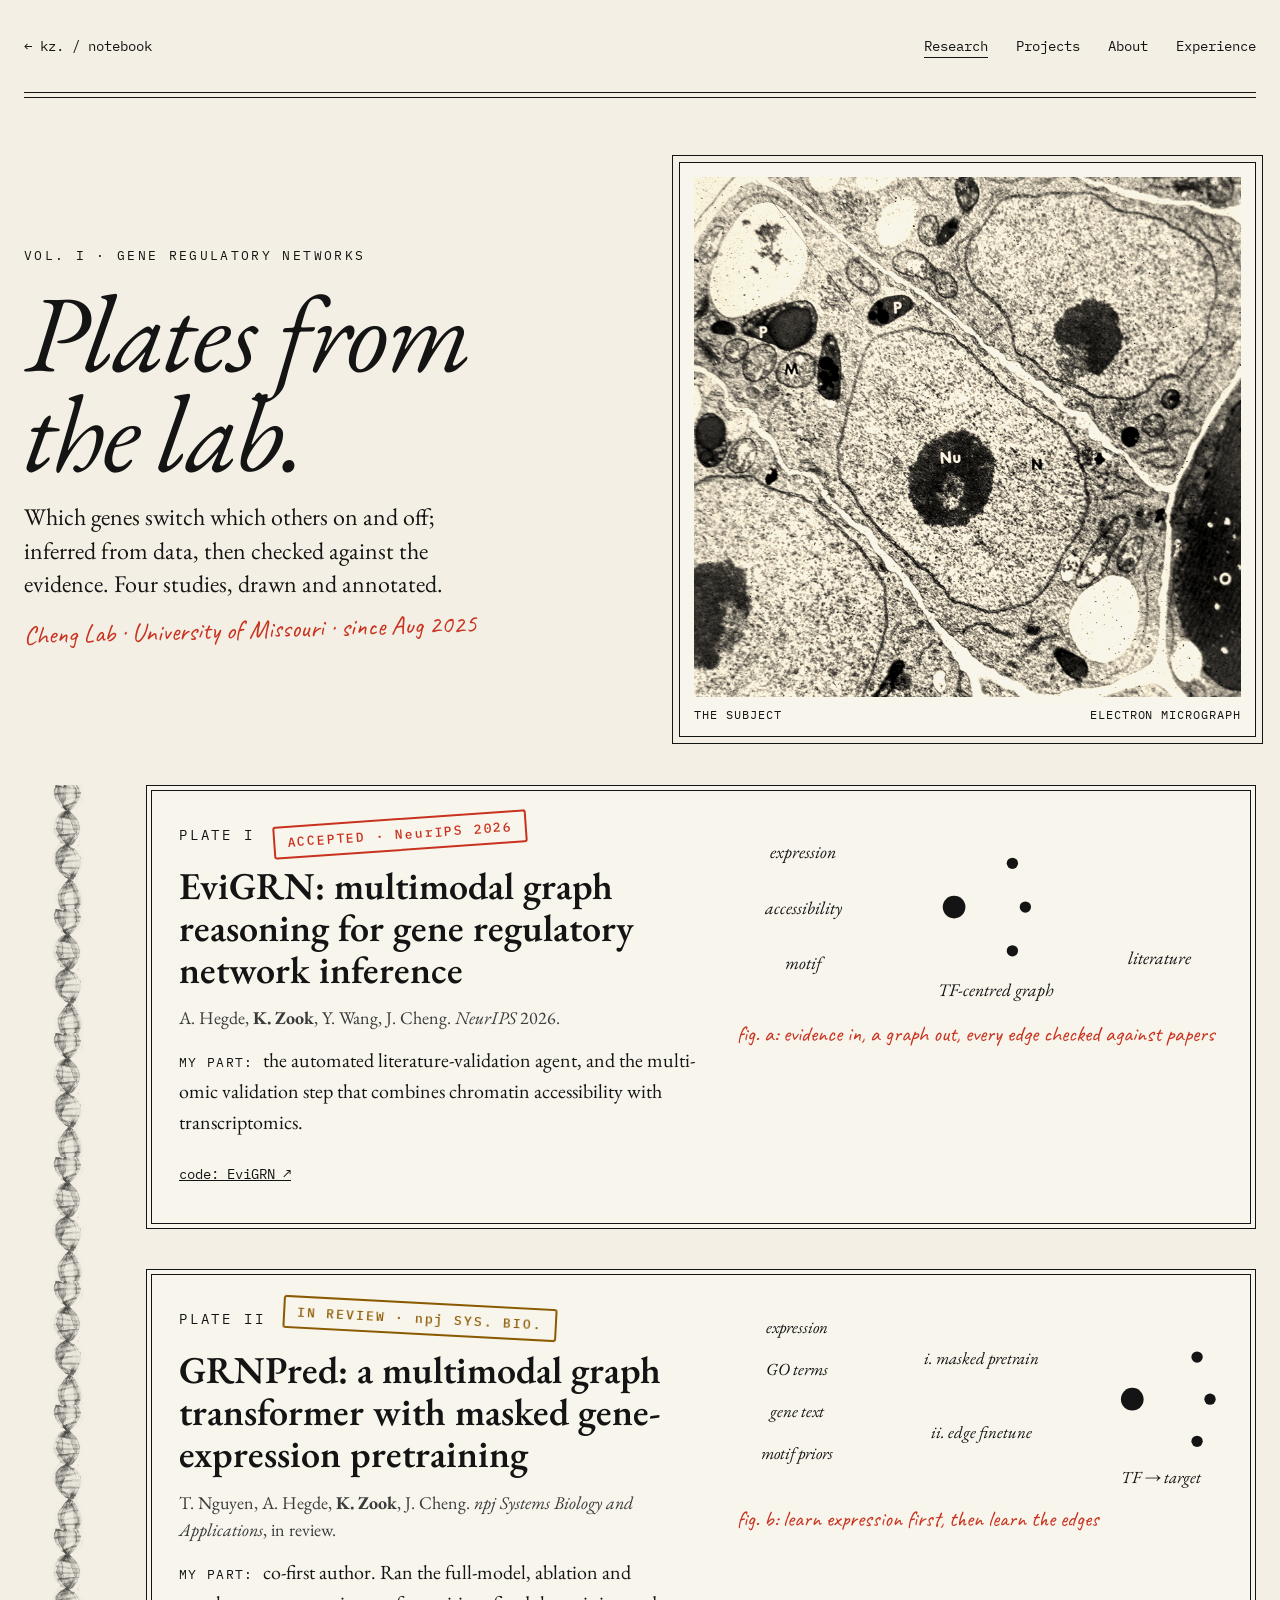
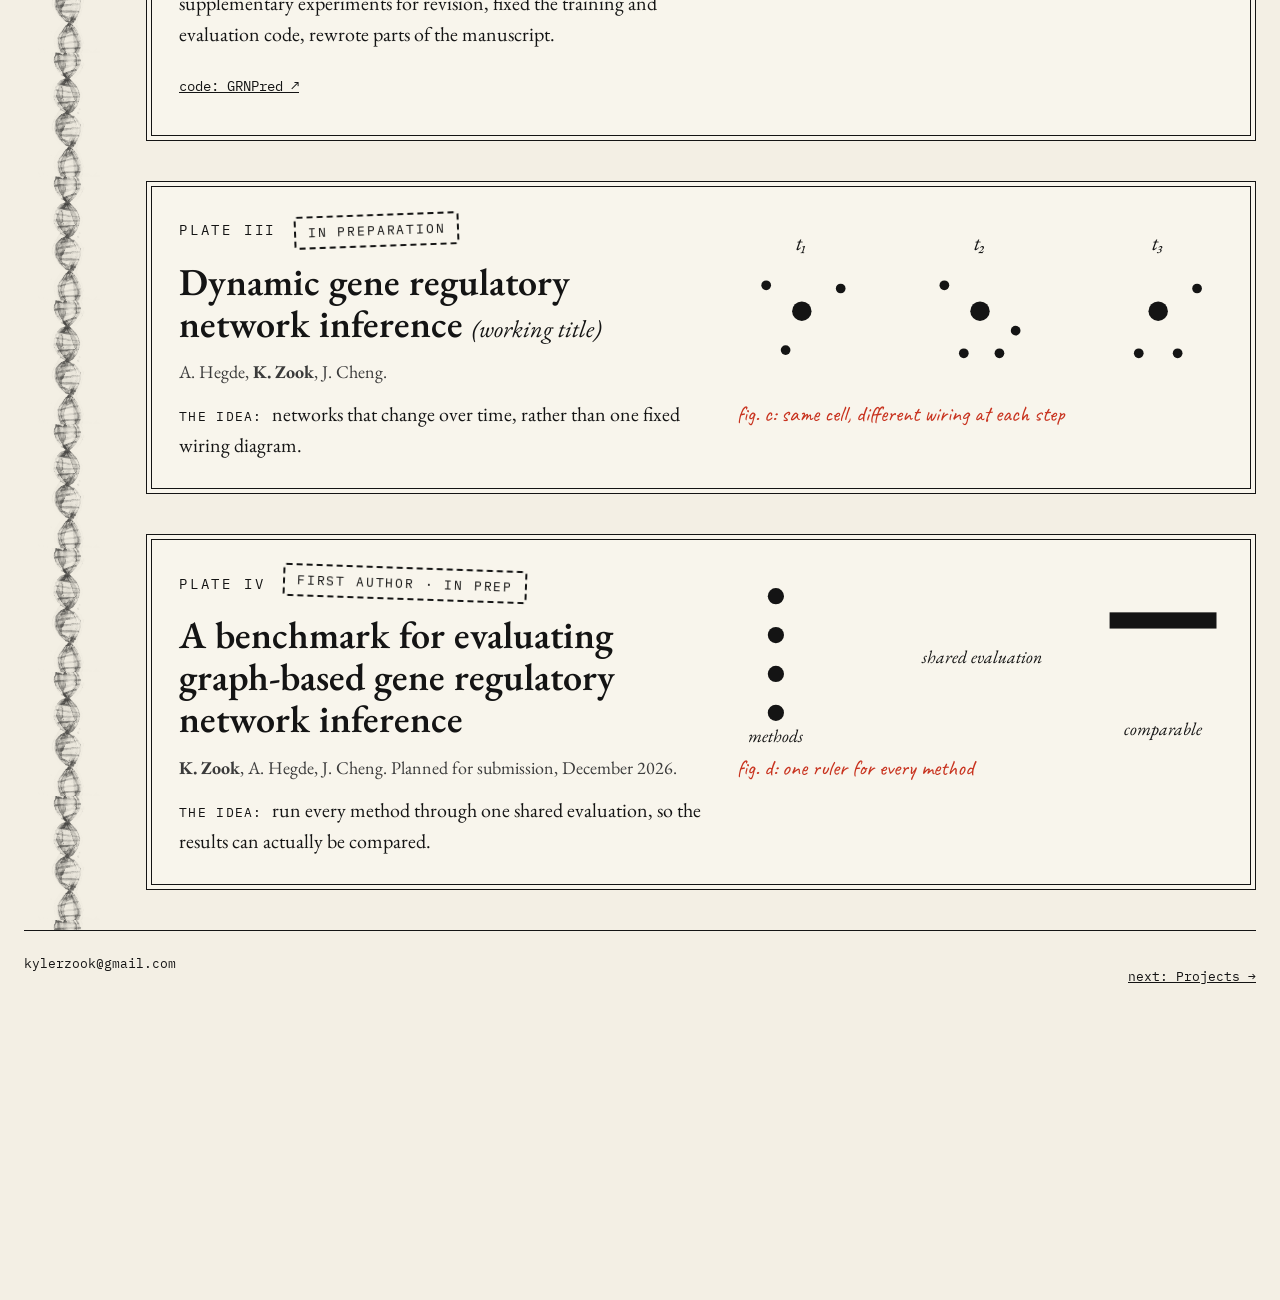
<file: research.html>
<!doctype html>
<html lang="en">
<head>
<meta charset="utf-8">
<meta name="viewport" content="width=device-width, initial-scale=1">
<title>Research | Kyler Zook</title>
<meta name="description" content="Publications and work in progress on gene regulatory network inference: EviGRN (NeurIPS 2026), GRNPred, dynamic GRN inference and a GRN benchmark.">
<meta name="author" content="Kyler Zook">
<link rel="canonical" href="https://www.kylerzook.com/research.html">
<meta property="og:type" content="website">
<meta property="og:site_name" content="Kyler Zook">
<meta property="og:title" content="Research | Kyler Zook">
<meta property="og:description" content="Publications and work in progress on gene regulatory network inference: EviGRN (NeurIPS 2026), GRNPred, dynamic GRN inference and a GRN benchmark.">
<meta property="og:url" content="https://www.kylerzook.com/research.html">
<meta property="og:image" content="https://www.kylerzook.com/og-image.png?v=14fc2f7a">
<meta property="og:image:width" content="1200">
<meta property="og:image:height" content="630">
<meta name="twitter:card" content="summary_large_image">
<link rel="icon" href="favicon.svg?v=165abeb1" type="image/svg+xml">
<link rel="apple-touch-icon" href="apple-touch-icon.png?v=525a7639">
<link rel="preconnect" href="https://fonts.googleapis.com">
<link rel="preconnect" href="https://fonts.gstatic.com" crossorigin>
<link rel="stylesheet" href="https://fonts.googleapis.com/css2?family=EB+Garamond:ital,wght@0,400;0,600;1,400;1,600&amp;family=IBM+Plex+Mono:wght@400;500&amp;family=Caveat:wght@500;700&amp;display=swap">
<style>
body{margin:0;background:#f3efe4}
a{color:#141414}a:hover{color:#c8321e}
.helix-margin{background-image:url(assets/img/helix.jpg);background-repeat:repeat-y;background-size:90px auto;background-position:left top}
@media (max-width:700px){.helix-margin{display:none}}
@keyframes rise{from{opacity:0;transform:translateY(40px)}to{opacity:1;transform:none}}
@keyframes dash{to{stroke-dashoffset:0}}
@keyframes thunk{0%{scale:2.6;opacity:0}70%{scale:.92;opacity:1}100%{scale:1;opacity:1}}
@keyframes unspool{to{background-position:0 -1600px}}
@keyframes inkfade{from{opacity:0;letter-spacing:.3em}to{opacity:1}}
.load{animation:rise .9s cubic-bezier(.2,.7,.2,1) both}
.helix-margin{animation:unspool 60s linear infinite}
.stamp{animation:thunk .7s cubic-bezier(.2,.8,.2,1) .6s both}
.plate{transition:transform .4s cubic-bezier(.2,.7,.2,1),box-shadow .4s}
.plate:hover{transform:translateY(-6px);box-shadow:10px 12px 0 rgba(20,20,20,.12)}
.scope{cursor:crosshair}
.btn{transition:transform .25s cubic-bezier(.2,.7,.2,1)}
.btn:hover{transform:translateY(-3px)}
@supports (animation-timeline: view()){
.reveal{animation:rise linear both;animation-timeline:view();animation-range:entry 0% cover 30%}
.draw path,.draw rect{stroke-dasharray:400;stroke-dashoffset:400;animation:dash linear both;animation-timeline:view();animation-range:entry 25% cover 50%}
.stamp{animation:thunk linear both;animation-timeline:view();animation-range:entry 30% cover 40%}
}
@media (prefers-reduced-motion:reduce){*,*::before,*::after{animation:none!important;transition:none!important}}
.ret{display:none}.scope.on .ret{display:block}
</style>
</head>
<body>
<div style="min-height: 2900px; background: #f3efe4; color: #141414; font-family: 'EB Garamond', Georgia, serif; overflow: hidden">
  <div style="max-width: 1240px; margin: 0 auto; padding: 0 24px">
    <header style="display: flex; flex-wrap: wrap; align-items: center; justify-content: space-between; gap: 16px; padding: 24px 0; border-bottom: 1px solid #141414">
      <a href="./" style="font-family: 'IBM Plex Mono', monospace; font-size: 14px; text-decoration: none; min-height: 44px; display: inline-flex; align-items: center">← kz. / notebook</a>
      <nav aria-label="Main" style="display: flex; flex-wrap: wrap; gap: 28px; font-family: 'IBM Plex Mono', monospace; font-size: 14px">
        <a href="research.html" aria-current="page" style="min-height: 44px; display: inline-flex; align-items: center; text-decoration: underline; text-underline-offset: 6px">Research</a>
        <a href="projects.html" style="min-height: 44px; display: inline-flex; align-items: center; text-decoration: none">Projects</a>
        <a href="about.html" style="min-height: 44px; display: inline-flex; align-items: center; text-decoration: none">About</a>
        <a href="experience.html" style="min-height: 44px; display: inline-flex; align-items: center; text-decoration: none">Experience</a>
      </nav>
    </header>
    <div style="height: 4px; border-bottom: 1px solid #141414"></div>
    <section style="display: flex; flex-wrap: wrap; gap: 48px; align-items: center; padding: 64px 0 48px">
      <div class="load" style="flex: 1 1 480px; min-width: 0; display: flex; flex-direction: column; gap: 18px">
        <p style="margin: 0; font-family: 'IBM Plex Mono', monospace; font-size: 13px; letter-spacing: .18em">VOL. I · GENE REGULATORY NETWORKS</p>
        <h1 style="margin: 0; font-size: clamp(64px, 8.5vw, 124px); font-weight: 400; font-style: italic; line-height: .92; letter-spacing: -.02em">Plates from<br>the lab.</h1>
        <p style="margin: 0; max-width: 40ch; font-size: 24px; line-height: 1.4">Which genes switch which others on and off; inferred from data, then checked against the evidence. Four studies, drawn and annotated.</p>
        <p style="margin: 0; font-family: Caveat, cursive; font-size: 26px; color: #c8321e; transform: rotate(-1.5deg); transform-origin: left">Cheng Lab · University of Missouri · since Aug 2025</p>
      </div>
      <figure style="flex: 1 1 420px; min-width: 0; margin: 0; padding: 14px; border: 1px solid #141414; outline: 1px solid #141414; outline-offset: 6px; background: #f8f5ec; display: flex; flex-direction: column; gap: 10px">
        <div class="scope" data-scope style="position: relative; height: 520px; overflow: hidden">
          <img src="assets/img/micrograph.jpg?v=daee6e44" alt="Electron micrograph of cells with labelled nucleus, nucleolus and organelles" style="width: 100%; height: 100%; object-fit: cover; object-position: center 35%; mix-blend-mode: multiply; filter: sepia(.25) contrast(1.05); transform-origin: var(--lx, 50%) var(--ly, 50%); transform: scale(var(--zoom, 1)); transition: transform .35s cubic-bezier(.2,.7,.2,1)">
          <div class="ret">
            <div aria-hidden="true" style="position: absolute; left: var(--lx, 50%); top: var(--ly, 50%); width: 120px; height: 120px; margin: -60px 0 0 -60px; border: 1.5px solid #c8321e; border-radius: 50%; pointer-events: none"></div>
            <div aria-hidden="true" style="position: absolute; left: var(--lx, 50%); top: 0; bottom: 0; border-left: 1px dashed rgba(200,50,30,.6); pointer-events: none"></div>
            <div aria-hidden="true" style="position: absolute; top: var(--ly, 50%); left: 0; right: 0; border-top: 1px dashed rgba(200,50,30,.6); pointer-events: none"></div>
          </div>
        </div>
        <figcaption style="font-family: 'IBM Plex Mono', monospace; font-size: 12px; letter-spacing: .08em; display: flex; justify-content: space-between"><span>THE SUBJECT</span><span>ELECTRON MICROGRAPH</span></figcaption>
      </figure>
    </section>
    <div style="display: flex; gap: 32px; align-items: stretch">
      <div aria-hidden="true" class="helix-margin" style="flex: 0 0 90px; mix-blend-mode: multiply; opacity: .75"></div>
      <div style="flex: 1 1 0; min-width: 0; display: flex; flex-direction: column; gap: 40px; padding-bottom: 40px">
        <article class="plate reveal" style="display: flex; flex-wrap: wrap; gap: 32px; padding: 32px; border: 1px solid #141414; outline: 1px solid #141414; outline-offset: -6px; background: #f8f5ec; position: relative">
          <div style="flex: 1 1 420px; min-width: 0; display: flex; flex-direction: column; gap: 14px">
            <div style="display: flex; flex-wrap: wrap; align-items: center; gap: 18px">
              <span style="font-family: 'IBM Plex Mono', monospace; font-size: 14px; letter-spacing: .2em">PLATE I</span>
              <span class="stamp" style="display: inline-block; padding: 6px 12px; border: 2.5px solid #c8321e; color: #c8321e; font-family: 'IBM Plex Mono', monospace; font-size: 13px; font-weight: 500; letter-spacing: .14em; transform: rotate(-4deg); border-radius: 3px">ACCEPTED · NeurIPS 2026</span>
            </div>
            <h2 style="margin: 0; font-size: 38px; font-weight: 600; line-height: 1.1">EviGRN: multimodal graph reasoning for gene regulatory network inference</h2>
            <p style="margin: 0; font-size: 18px; line-height: 1.5; color: #3a3a3a">A. Hegde, <strong>K. Zook</strong>, Y. Wang, J. Cheng. <em>NeurIPS</em> 2026.</p>
            <p style="margin: 0; font-size: 20px; line-height: 1.55"><span style="font-family: 'IBM Plex Mono', monospace; font-size: 13px; letter-spacing: .1em">MY PART: </span>the automated literature-validation agent, and the multi-omic validation step that combines chromatin accessibility with transcriptomics.</p>
            <a href="https://github.com/BioinfoMachineLearning/EviGRN" style="align-self: flex-start; min-height: 44px; display: inline-flex; align-items: center; font-family: 'IBM Plex Mono', monospace; font-size: 14px">code: EviGRN ↗</a>
          </div>
          <figure style="flex: 1 1 380px; min-width: 0; margin: 0; display: flex; flex-direction: column; gap: 8px">
            <svg class="draw" role="img" aria-label="Expression, accessibility and motif evidence feed a transcription-factor-centred graph; predictions are checked against the literature" viewBox="0 0 300 120" style="width: 100%; height: auto">
              <g fill="none" stroke="#141414" stroke-width="1.2">
                <rect x="4" y="10" width="74" height="22" rx="11"></rect><rect x="4" y="44" width="74" height="22" rx="11"></rect><rect x="4" y="78" width="74" height="22" rx="11" stroke-dasharray="3 2"></rect>
                <path d="M80 21 C 100 21, 105 52, 124 54"></path><path d="M80 55 L124 55"></path><path d="M80 89 C 100 89, 105 58, 124 56"></path>
                <path d="M134 55 L170 28 M134 55 L178 55 M134 55 L170 82 M170 28 L178 55"></path>
                <path d="M188 55 L222 55"></path><path d="M216 50 L223 55 L216 60"></path>
                <rect x="226" y="38" width="70" height="34"></rect><path d="M232 46 h58 M232 53 h50 M232 60 h56 M232 66 h34" stroke-width=".7"></path>
              </g>
              <g fill="#141414"><circle cx="134" cy="55" r="7"></circle><circle cx="170" cy="28" r="3.5"></circle><circle cx="178" cy="55" r="3.5"></circle><circle cx="170" cy="82" r="3.5"></circle></g>
              <g font-family="EB Garamond, serif" font-style="italic" font-size="11" fill="#141414" text-anchor="middle"><text x="41" y="25">expression</text><text x="41" y="59">accessibility</text><text x="41" y="93">motif</text><text x="160" y="110">TF-centred graph</text><text x="261" y="90">literature</text></g>
            </svg>
            <figcaption style="font-family: Caveat, cursive; font-size: 22px; color: #c8321e">fig. a: evidence in, a graph out, every edge checked against papers</figcaption>
          </figure>
        </article>
        <article class="plate reveal" style="display: flex; flex-wrap: wrap; gap: 32px; padding: 32px; border: 1px solid #141414; outline: 1px solid #141414; outline-offset: -6px; background: #f8f5ec">
          <div style="flex: 1 1 420px; min-width: 0; display: flex; flex-direction: column; gap: 14px">
            <div style="display: flex; flex-wrap: wrap; align-items: center; gap: 18px">
              <span style="font-family: 'IBM Plex Mono', monospace; font-size: 14px; letter-spacing: .2em">PLATE II</span>
              <span class="stamp" style="display: inline-block; padding: 6px 12px; border: 2.5px solid #8a5a00; color: #8a5a00; font-family: 'IBM Plex Mono', monospace; font-size: 13px; font-weight: 500; letter-spacing: .14em; transform: rotate(3deg); border-radius: 3px">IN REVIEW · npj SYS. BIO.</span>
            </div>
            <h2 style="margin: 0; font-size: 38px; font-weight: 600; line-height: 1.1">GRNPred: a multimodal graph transformer with masked gene-expression pretraining</h2>
            <p style="margin: 0; font-size: 18px; line-height: 1.5; color: #3a3a3a">T. Nguyen, A. Hegde, <strong>K. Zook</strong>, J. Cheng. <em>npj Systems Biology and Applications</em>, in review.</p>
            <p style="margin: 0; font-size: 20px; line-height: 1.55"><span style="font-family: 'IBM Plex Mono', monospace; font-size: 13px; letter-spacing: .1em">MY PART: </span>co-first author. Ran the full-model, ablation and supplementary experiments for revision, fixed the training and evaluation code, rewrote parts of the manuscript.</p>
            <a href="https://github.com/jianlin-cheng/GRNPred/" style="align-self: flex-start; min-height: 44px; display: inline-flex; align-items: center; font-family: 'IBM Plex Mono', monospace; font-size: 14px">code: GRNPred ↗</a>
          </div>
          <figure style="flex: 1 1 380px; min-width: 0; margin: 0; display: flex; flex-direction: column; gap: 8px">
            <svg class="draw" role="img" aria-label="Four data types feed a graph transformer, pretrained by masked expression and fine-tuned to predict TF-target edges" viewBox="0 0 300 120" style="width: 100%; height: auto">
              <g fill="none" stroke="#141414" stroke-width="1.2">
                <rect x="4" y="6" width="66" height="18" rx="9"></rect><rect x="4" y="32" width="66" height="18" rx="9"></rect><rect x="4" y="58" width="66" height="18" rx="9"></rect><rect x="4" y="84" width="66" height="18" rx="9"></rect>
                <path d="M72 15 C 90 15, 92 40, 104 42 M72 41 L104 44 M72 67 L104 48 M72 93 C 90 93, 92 52, 104 50"></path>
                <rect x="106" y="20" width="90" height="28"></rect>
                <rect x="106" y="66" width="90" height="28" stroke-width="2"></rect>
                <path d="M151 50 L151 64"></path><path d="M147 59 L151 65 L155 59"></path>
                <path d="M198 80 L226 66"></path>
                <path d="M244 60 L284 34 M244 60 L292 60 M244 60 L284 86"></path>
              </g>
              <g fill="#141414"><circle cx="244" cy="60" r="7"></circle><circle cx="284" cy="34" r="3.5"></circle><circle cx="292" cy="60" r="3.5"></circle><circle cx="284" cy="86" r="3.5"></circle></g>
              <g font-family="EB Garamond, serif" font-style="italic" font-size="10.5" fill="#141414" text-anchor="middle"><text x="37" y="19">expression</text><text x="37" y="45">GO terms</text><text x="37" y="71">gene text</text><text x="37" y="97">motif priors</text><text x="151" y="38">i. masked pretrain</text><text x="151" y="84">ii. edge finetune</text><text x="262" y="112">TF → target</text></g>
            </svg>
            <figcaption style="font-family: Caveat, cursive; font-size: 22px; color: #c8321e">fig. b: learn expression first, then learn the edges</figcaption>
          </figure>
        </article>
        <article class="plate reveal" style="display: flex; flex-wrap: wrap; gap: 32px; padding: 32px; border: 1px solid #141414; outline: 1px solid #141414; outline-offset: -6px; background: #f8f5ec">
          <div style="flex: 1 1 420px; min-width: 0; display: flex; flex-direction: column; gap: 14px">
            <div style="display: flex; flex-wrap: wrap; align-items: center; gap: 18px">
              <span style="font-family: 'IBM Plex Mono', monospace; font-size: 14px; letter-spacing: .2em">PLATE III</span>
              <span class="stamp" style="display: inline-block; padding: 6px 12px; border: 2px dashed #141414; font-family: 'IBM Plex Mono', monospace; font-size: 13px; letter-spacing: .14em; transform: rotate(-2deg); border-radius: 3px">IN PREPARATION</span>
            </div>
            <h2 style="margin: 0; font-size: 38px; font-weight: 600; line-height: 1.1">Dynamic gene regulatory network inference <span style="font-weight: 400; font-style: italic; font-size: 24px">(working title)</span></h2>
            <p style="margin: 0; font-size: 18px; line-height: 1.5; color: #3a3a3a">A. Hegde, <strong>K. Zook</strong>, J. Cheng.</p>
            <p style="margin: 0; font-size: 20px; line-height: 1.55"><span style="font-family: 'IBM Plex Mono', monospace; font-size: 13px; letter-spacing: .1em">THE IDEA: </span>networks that change over time, rather than one fixed wiring diagram.</p>
          </div>
          <figure style="flex: 1 1 380px; min-width: 0; margin: 0; display: flex; flex-direction: column; gap: 8px">
            <svg class="draw" role="img" aria-label="The same gene network drawn at three time points, with edges appearing and disappearing" viewBox="0 0 300 110" style="width: 100%; height: auto">
              <g fill="none" stroke="#141414" stroke-width="1.2">
                <path d="M40 60 L18 44 M40 60 L64 46 M40 60 L30 84"></path>
                <path d="M150 60 L128 44 M150 60 L172 72 M150 60 L162 86 M128 44 L140 86"></path>
                <path d="M260 60 L284 46 M260 60 L248 86 M284 46 L272 86"></path>
                <path d="M78 60 L112 60 M188 60 L222 60" stroke-dasharray="3 3"></path>
                <path d="M106 55 L113 60 L106 65 M216 55 L223 60 L216 65"></path>
              </g>
              <g fill="#141414"><circle cx="40" cy="60" r="6"></circle><circle cx="18" cy="44" r="3"></circle><circle cx="64" cy="46" r="3"></circle><circle cx="30" cy="84" r="3"></circle><circle cx="150" cy="60" r="6"></circle><circle cx="128" cy="44" r="3"></circle><circle cx="172" cy="72" r="3"></circle><circle cx="162" cy="86" r="3"></circle><circle cx="140" cy="86" r="3"></circle><circle cx="260" cy="60" r="6"></circle><circle cx="284" cy="46" r="3"></circle><circle cx="248" cy="86" r="3"></circle><circle cx="272" cy="86" r="3"></circle></g>
              <g font-family="EB Garamond, serif" font-style="italic" font-size="13" fill="#141414" text-anchor="middle"><text x="40" y="22">t₁</text><text x="150" y="22">t₂</text><text x="260" y="22">t₃</text></g>
            </svg>
            <figcaption style="font-family: Caveat, cursive; font-size: 22px; color: #c8321e">fig. c: same cell, different wiring at each step</figcaption>
          </figure>
        </article>
        <article class="plate reveal" style="display: flex; flex-wrap: wrap; gap: 32px; padding: 32px; border: 1px solid #141414; outline: 1px solid #141414; outline-offset: -6px; background: #f8f5ec">
          <div style="flex: 1 1 420px; min-width: 0; display: flex; flex-direction: column; gap: 14px">
            <div style="display: flex; flex-wrap: wrap; align-items: center; gap: 18px">
              <span style="font-family: 'IBM Plex Mono', monospace; font-size: 14px; letter-spacing: .2em">PLATE IV</span>
              <span class="stamp" style="display: inline-block; padding: 6px 12px; border: 2px dashed #141414; font-family: 'IBM Plex Mono', monospace; font-size: 13px; letter-spacing: .14em; transform: rotate(2deg); border-radius: 3px">FIRST AUTHOR · IN PREP</span>
            </div>
            <h2 style="margin: 0; font-size: 38px; font-weight: 600; line-height: 1.1">A benchmark for evaluating graph-based gene regulatory network inference</h2>
            <p style="margin: 0; font-size: 18px; line-height: 1.5; color: #3a3a3a"><strong>K. Zook</strong>, A. Hegde, J. Cheng. Planned for submission, December 2026.</p>
            <p style="margin: 0; font-size: 20px; line-height: 1.55"><span style="font-family: 'IBM Plex Mono', monospace; font-size: 13px; letter-spacing: .1em">THE IDEA: </span>run every method through one shared evaluation, so the results can actually be compared.</p>
          </div>
          <figure style="flex: 1 1 380px; min-width: 0; margin: 0; display: flex; flex-direction: column; gap: 8px">
            <svg class="draw" role="img" aria-label="Several methods pass through one shared evaluation and come out as comparable bars" viewBox="0 0 300 110" style="width: 100%; height: auto">
              <g fill="none" stroke="#141414" stroke-width="1.2">
                <path d="M30 18 L104 50 M30 42 L104 53 M30 66 L104 57 M30 90 L104 60"></path>
                <rect x="106" y="38" width="90" height="34" stroke-width="2"></rect>
                <path d="M198 55 L222 55"></path><path d="M216 50 L223 55 L216 60"></path>
                <rect x="230" y="28" width="66" height="10"></rect><rect x="230" y="44" width="52" height="10"></rect><rect x="230" y="60" width="40" height="10"></rect><rect x="230" y="76" width="26" height="10"></rect>
              </g>
              <g fill="#141414"><circle cx="24" cy="18" r="5"></circle><circle cx="24" cy="42" r="5"></circle><circle cx="24" cy="66" r="5"></circle><circle cx="24" cy="90" r="5"></circle><rect x="230" y="28" width="66" height="10"></rect></g>
              <g font-family="EB Garamond, serif" font-style="italic" font-size="11" fill="#141414" text-anchor="middle"><text x="151" y="59">shared evaluation</text><text x="24" y="108">methods</text><text x="263" y="104">comparable</text></g>
            </svg>
            <figcaption style="font-family: Caveat, cursive; font-size: 22px; color: #c8321e">fig. d: one ruler for every method</figcaption>
          </figure>
        </article>
      </div>
    </div>
    
    <footer style="display: flex; flex-wrap: wrap; justify-content: space-between; gap: 16px; padding: 24px 0 48px; border-top: 1px solid #141414; font-family: 'IBM Plex Mono', monospace; font-size: 13px">
      <span>kylerzook@gmail.com</span>
      <a href="projects.html" style="min-height: 44px; display: inline-flex; align-items: center">next: Projects →</a>
    </footer>
  </div>
</div>
<script src="assets/site.js?v=75f540e2" defer></script>
</body>
</html>
</file>
